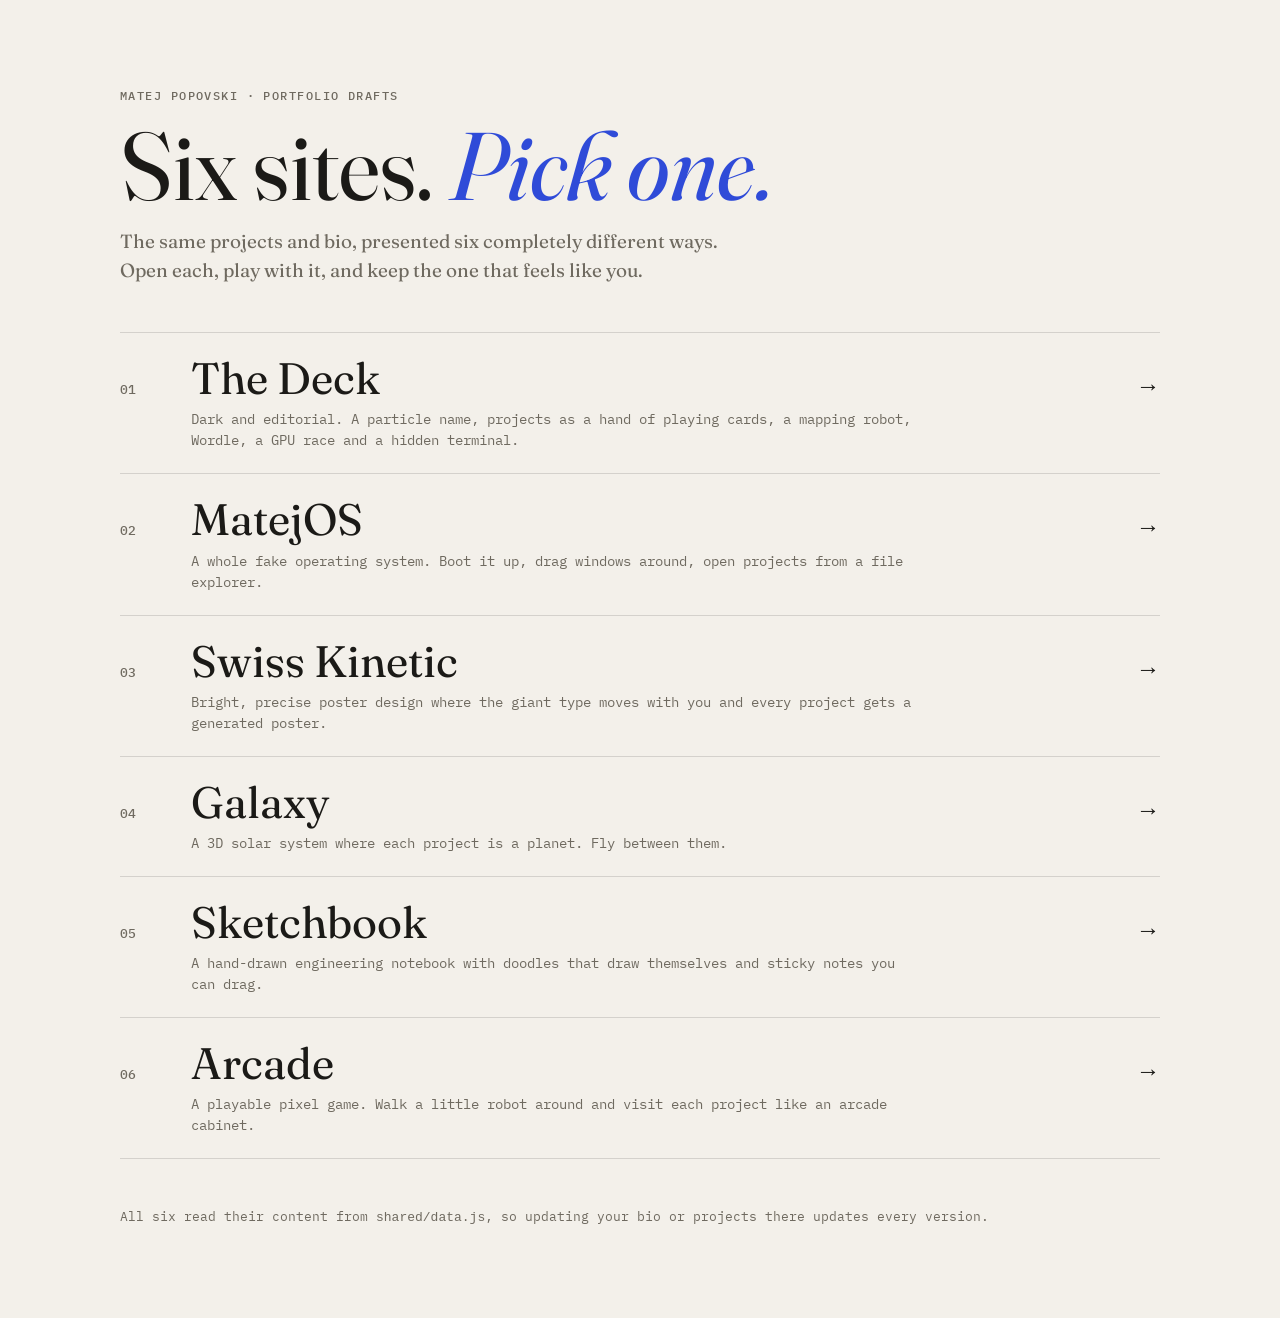
<file: index.html>
<!doctype html>
<html lang="en">
<head>
  <meta charset="utf-8" />
  <meta name="viewport" content="width=device-width, initial-scale=1" />
  <title>Matej Popovski · Pick a Design</title>
  <link rel="preconnect" href="https://fonts.googleapis.com" />
  <link rel="preconnect" href="https://fonts.gstatic.com" crossorigin />
  <link href="https://fonts.googleapis.com/css2?family=Fraunces:ital,opsz,wght@0,9..144,400;0,9..144,600;1,9..144,400&family=IBM+Plex+Mono:wght@400;500&display=swap" rel="stylesheet" />
  <style>
    /* Layout: a single column of six numbered rows, one per design, each a big link. */
    :root {
      --bg: #f3f0ea; --fg: #1b1a17; --muted: #6f6a60; --line: rgba(27,26,23,.14); --accent: #2f4bd8;
      --display: "Fraunces", Georgia, serif; --mono: "IBM Plex Mono", ui-monospace, monospace;
    }
    @media (prefers-color-scheme: dark) {
      :root { --bg: #131210; --fg: #f1ece2; --muted: #9a9387; --line: rgba(241,236,226,.14); --accent: #8ea0ff; color-scheme: dark; }
    }
    * { box-sizing: border-box; }
    body { margin: 0; background: var(--bg); color: var(--fg); font-family: var(--display); padding: 0 16px; }
    main { max-width: 1040px; margin: 0 auto; padding-block: clamp(48px, 10vh, 120px); }
    .eyebrow { font: 500 12px/1 var(--mono); letter-spacing: .12em; text-transform: uppercase; color: var(--muted); }
    h1 { font-size: clamp(44px, 8vw, 96px); line-height: .95; font-weight: 400; margin: 18px 0 16px; text-wrap: balance; }
    h1 em { color: var(--accent); }
    .lede { font-size: 19px; line-height: 1.5; color: var(--muted); max-width: 34em; margin: 0 0 48px; }
    ol { list-style: none; margin: 0; padding: 0; border-top: 1px solid var(--line); counter-reset: v; }
    li a {
      display: grid; grid-template-columns: 3.2em 1fr auto; gap: 8px 20px; align-items: baseline;
      padding: 22px 0; border-bottom: 1px solid var(--line); color: inherit; text-decoration: none;
      transition: padding .4s cubic-bezier(.22,1,.36,1), color .3s;
    }
    li a:hover, li a:focus-visible { padding-left: 12px; color: var(--accent); outline: none; }
    .n { font: 500 13px var(--mono); color: var(--muted); }
    .name { font-size: clamp(28px, 4vw, 44px); line-height: 1.05; }
    .desc { grid-column: 2; font: 400 14px/1.5 var(--mono); color: var(--muted); max-width: 52em; }
    .go { font-size: 24px; grid-row: 1; grid-column: 3; transition: transform .4s cubic-bezier(.22,1,.36,1); }
    li a:hover .go { transform: translateX(6px); }
    footer { margin-top: 48px; font: 400 13px/1.6 var(--mono); color: var(--muted); }
    @media (max-width: 560px) { li a { grid-template-columns: 2.4em 1fr auto; } }
    @media (prefers-reduced-motion: reduce) { * { transition: none !important; } }
  </style>
</head>
<body>
  <main>
    <div class="eyebrow">Matej Popovski · portfolio drafts</div>
    <h1>Six sites. <em>Pick one.</em></h1>
    <p class="lede">The same projects and bio, presented six completely different ways. Open each, play with it, and keep the one that feels like you.</p>
    <ol>
      <li><a href="v1-deck/"><span class="n">01</span><span class="name">The Deck</span><span class="go">→</span><span class="desc">Dark and editorial. A particle name, projects as a hand of playing cards, a mapping robot, Wordle, a GPU race and a hidden terminal.</span></a></li>
      <li><a href="v2-desktop-os/"><span class="n">02</span><span class="name">MatejOS</span><span class="go">→</span><span class="desc">A whole fake operating system. Boot it up, drag windows around, open projects from a file explorer.</span></a></li>
      <li><a href="v3-swiss/"><span class="n">03</span><span class="name">Swiss Kinetic</span><span class="go">→</span><span class="desc">Bright, precise poster design where the giant type moves with you and every project gets a generated poster.</span></a></li>
      <li><a href="v4-galaxy/"><span class="n">04</span><span class="name">Galaxy</span><span class="go">→</span><span class="desc">A 3D solar system where each project is a planet. Fly between them.</span></a></li>
      <li><a href="v5-sketchbook/"><span class="n">05</span><span class="name">Sketchbook</span><span class="go">→</span><span class="desc">A hand-drawn engineering notebook with doodles that draw themselves and sticky notes you can drag.</span></a></li>
      <li><a href="v6-arcade/"><span class="n">06</span><span class="name">Arcade</span><span class="go">→</span><span class="desc">A playable pixel game. Walk a little robot around and visit each project like an arcade cabinet.</span></a></li>
    </ol>
    <footer>All six read their content from <code>shared/data.js</code>, so updating your bio or projects there updates every version.</footer>
  </main>
</body>
</html>
</file>
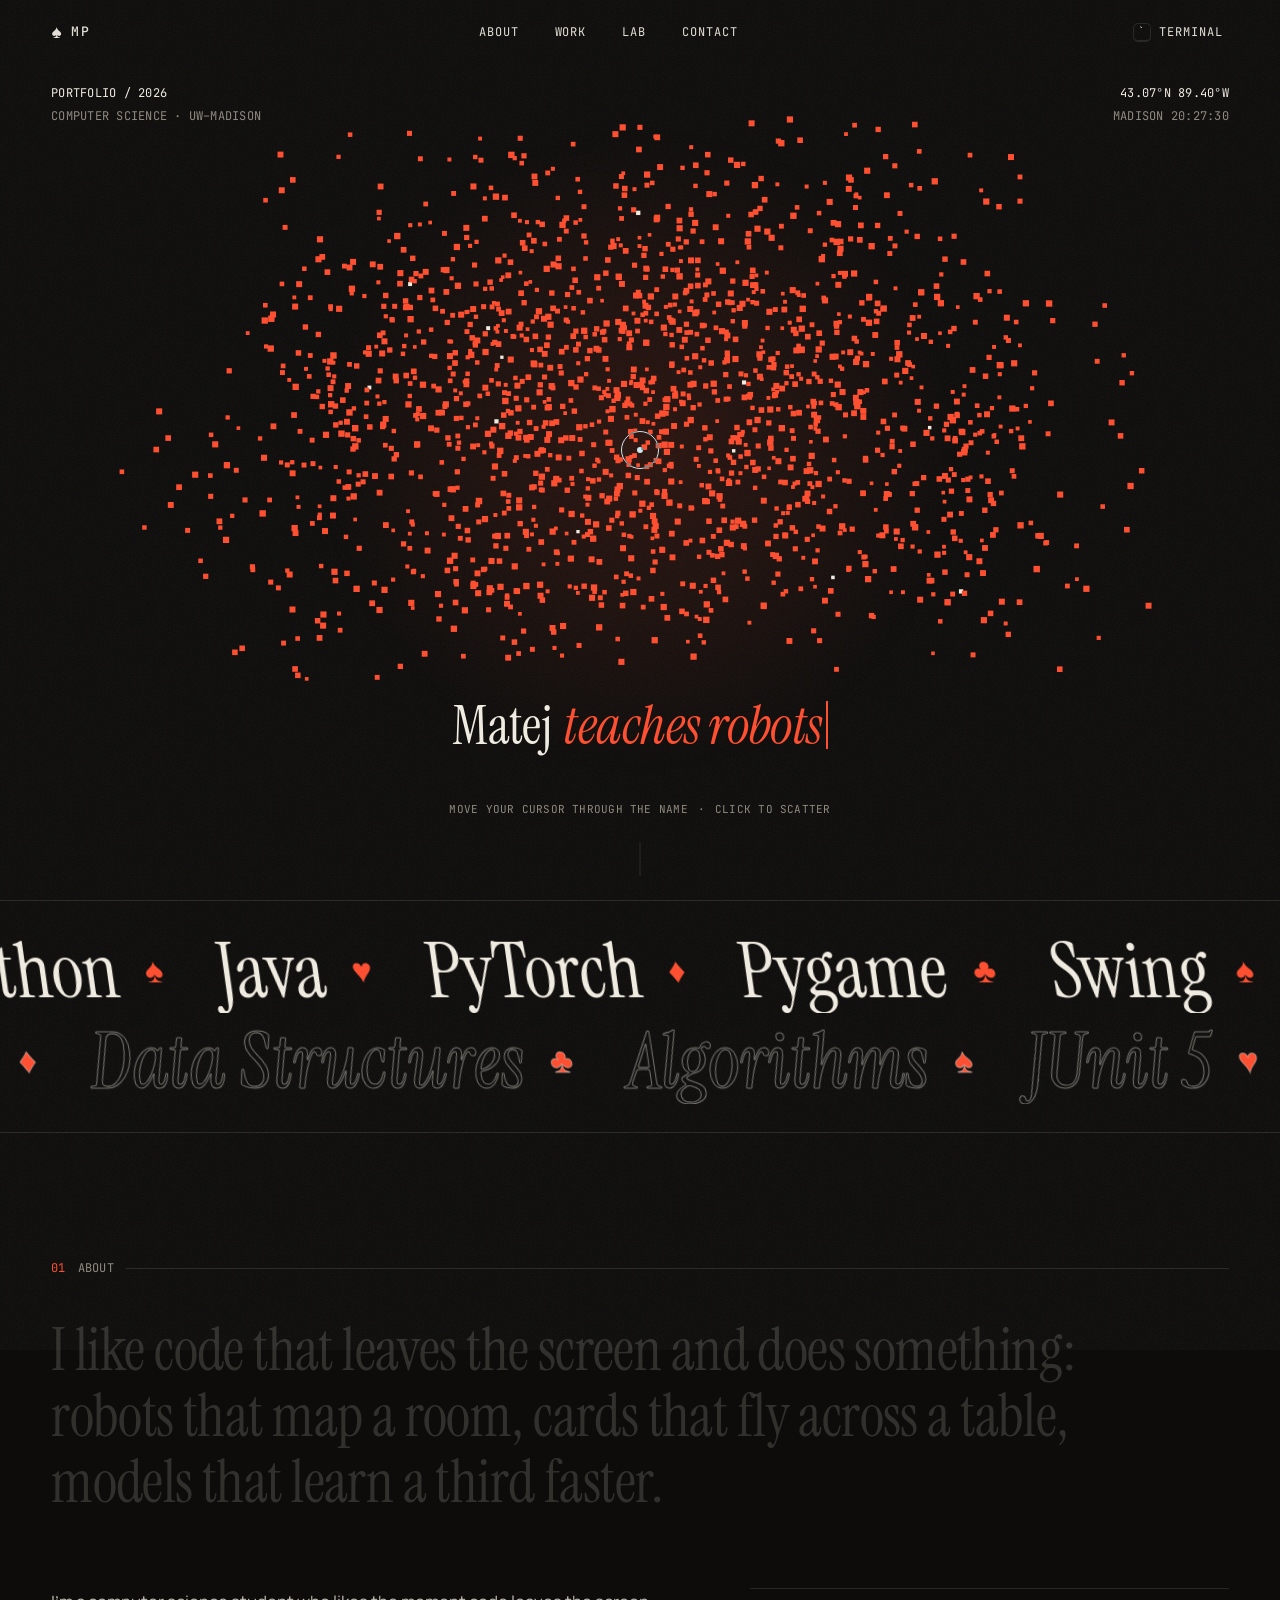
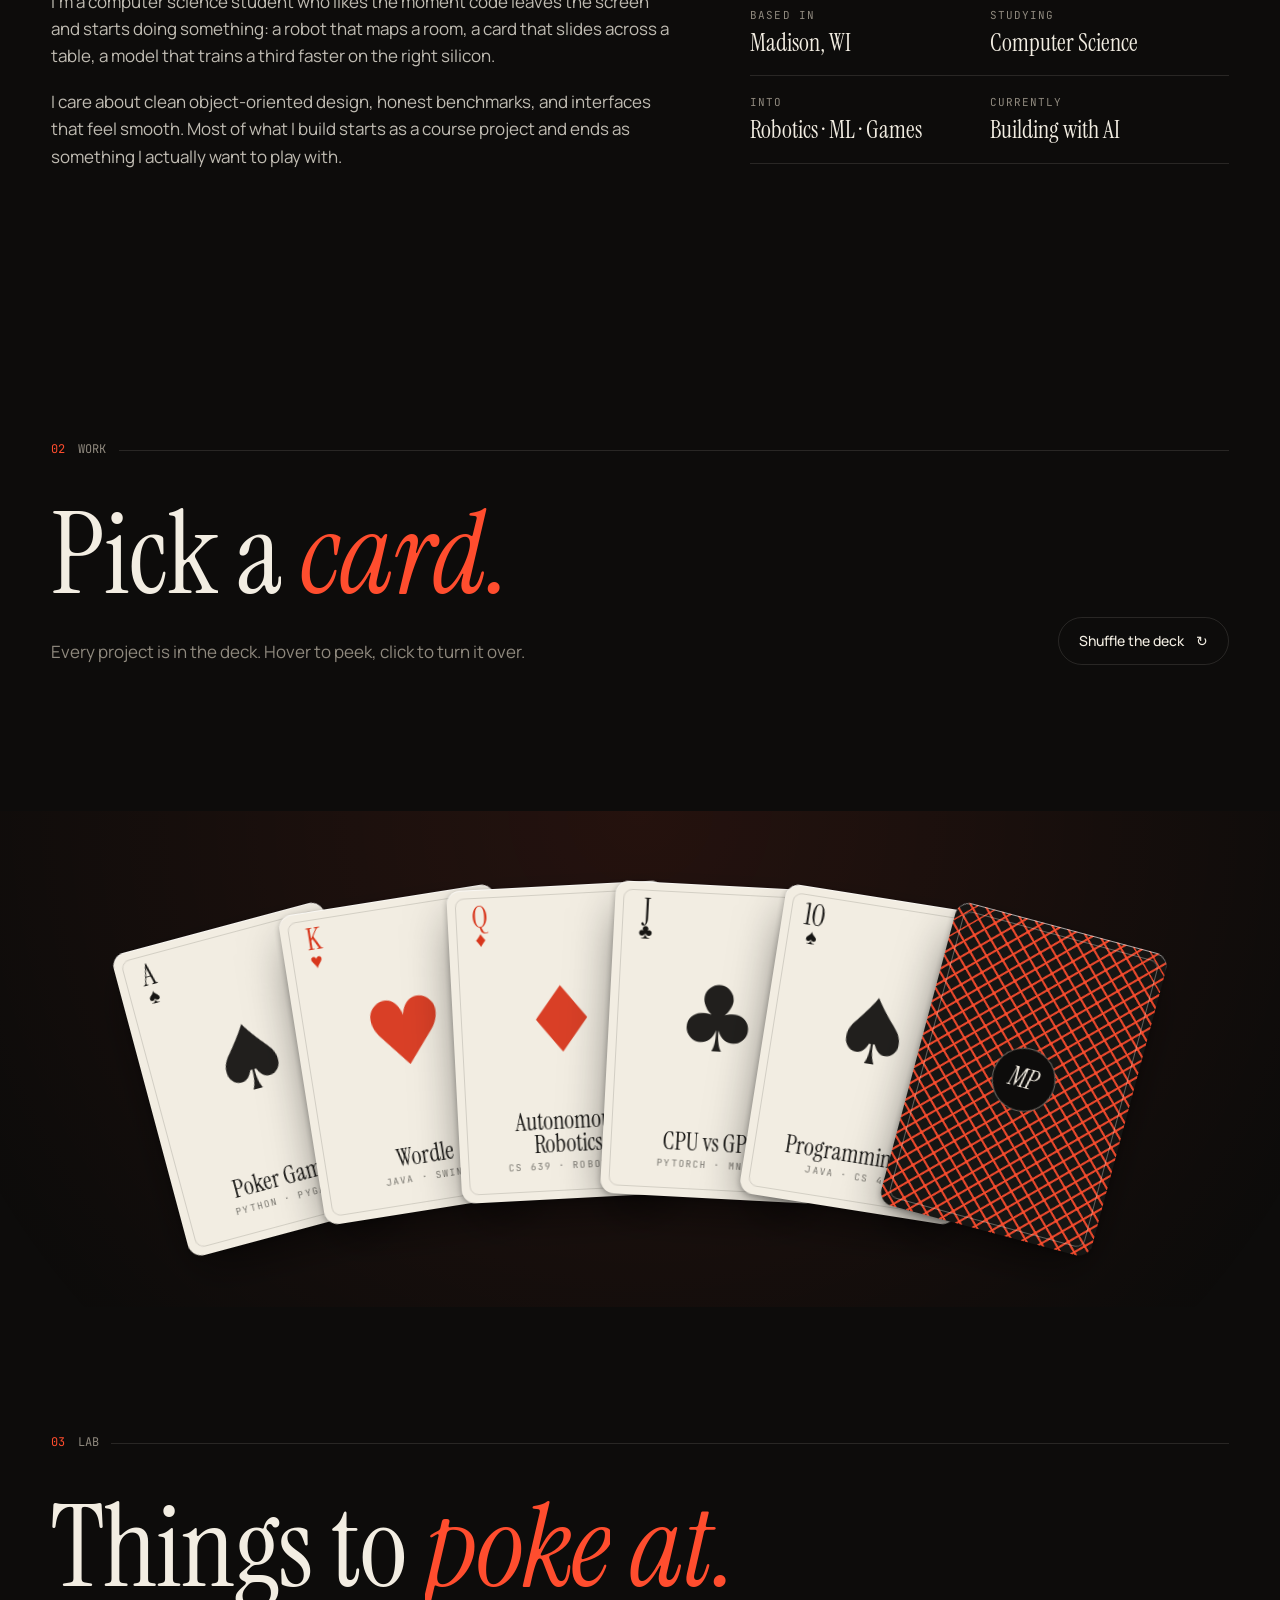
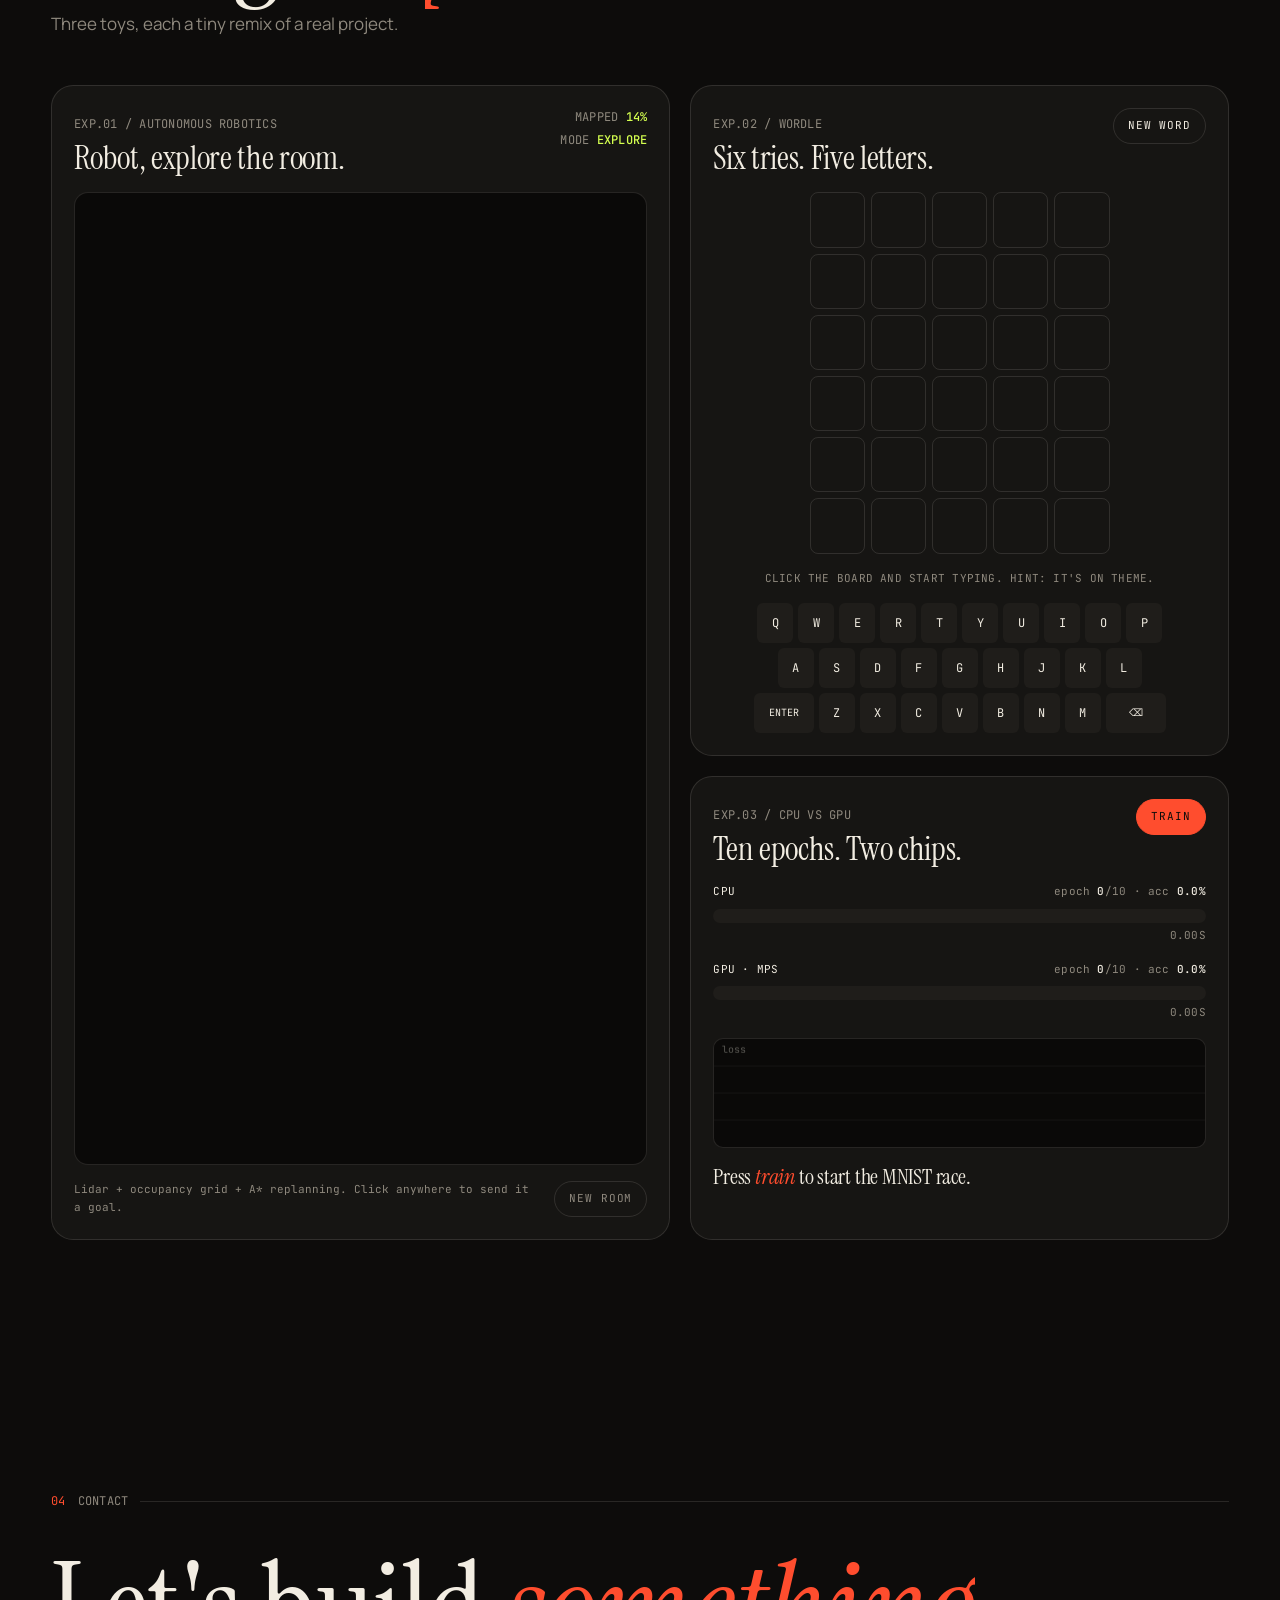
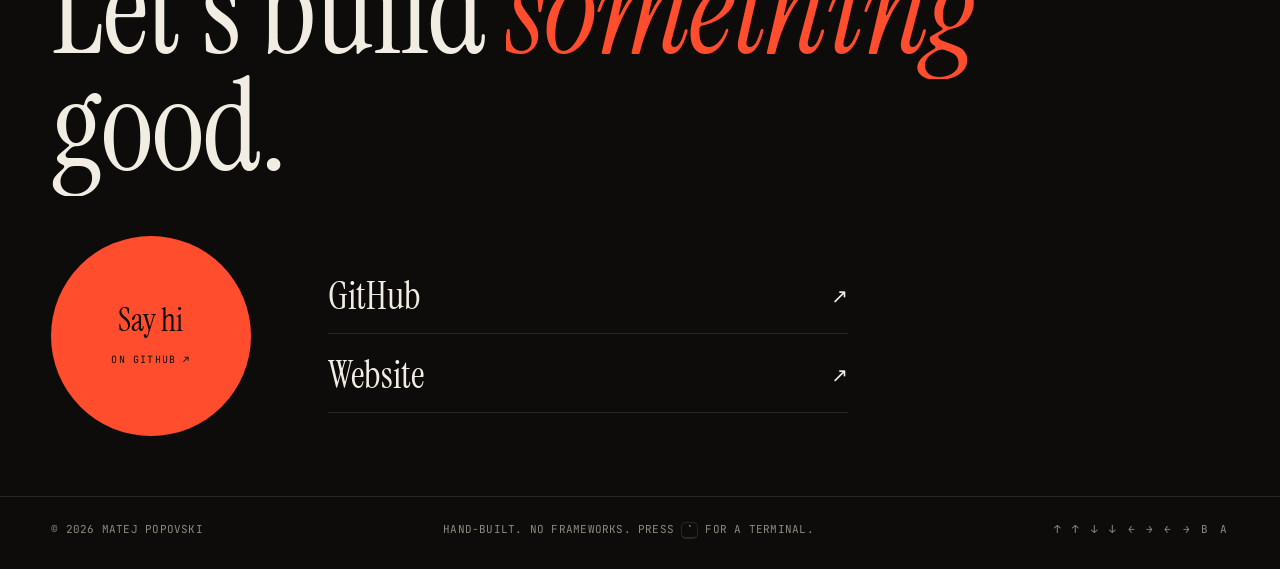
<file: v1-deck/index.html>
<!doctype html>
<html lang="en">
<head>
  <meta charset="utf-8" />
  <meta name="viewport" content="width=device-width, initial-scale=1" />
  <title>Matej Popovski</title>
  <meta name="description" content="Matej Popovski: computer science, robotics, machine learning and games. Pick a card." />
  <meta name="theme-color" content="#0d0c0b" />
  <meta property="og:title" content="Matej Popovski" />
  <meta property="og:description" content="Computer science, robotics, machine learning and games. Pick a card." />
  <link rel="icon" href="data:image/svg+xml,%3Csvg xmlns='http://www.w3.org/2000/svg' viewBox='0 0 64 64'%3E%3Crect width='64' height='64' rx='14' fill='%230d0c0b'/%3E%3Ctext x='32' y='45' font-size='38' text-anchor='middle' fill='%23ff4d2e'%3E%E2%99%A0%3C/text%3E%3C/svg%3E" />
  <link rel="preconnect" href="https://fonts.googleapis.com" />
  <link rel="preconnect" href="https://fonts.gstatic.com" crossorigin />
  <link href="https://fonts.googleapis.com/css2?family=Instrument+Serif:ital@0;1&family=JetBrains+Mono:wght@400;500&family=Manrope:wght@300;400;500;600;700&display=swap" rel="stylesheet" />
  <link rel="stylesheet" href="assets/css/style.css" />
</head>
<body class="is-loading">
  <!-- Loader -->
  <div class="loader" aria-hidden="true">
    <div class="loader__deck">
      <span class="loader__card">♠</span><span class="loader__card">♥</span><span class="loader__card">♦</span><span class="loader__card">♣</span>
    </div>
    <div class="loader__count"><span id="loaderCount">00</span></div>
    <div class="loader__label">shuffling the deck</div>
  </div>

  <!-- Cursor -->
  <div class="cursor" aria-hidden="true"><div class="cursor__dot"></div><div class="cursor__ring"><span class="cursor__label"></span></div></div>
  <div class="glow" aria-hidden="true"></div>
  <div class="grain" aria-hidden="true"></div>

  <!-- Nav -->
  <header class="nav">
    <a href="#top" class="nav__logo" data-cursor="home" aria-label="Back to top"><span class="nav__suit">♠</span> MP</a>
    <nav class="nav__links" aria-label="Sections">
      <a href="#about" data-cursor="go">About</a>
      <a href="#work" data-cursor="go">Work</a>
      <a href="#lab" data-cursor="go">Lab</a>
      <a href="#contact" data-cursor="go">Contact</a>
    </nav>
    <button class="nav__term" id="termOpen" data-cursor="hack" aria-label="Open terminal"><span class="kbd">`</span> terminal</button>
  </header>

  <main id="top">
    <!-- Hero -->
    <section class="hero" id="hero">
      <canvas id="heroCanvas" aria-hidden="true"></canvas>
      <h1 class="sr-only">Matej Popovski</h1>
      <div class="hero__meta hero__meta--tl">
        <span class="mono">Portfolio / 2026</span>
        <span class="mono muted" id="role"></span>
      </div>
      <div class="hero__meta hero__meta--tr mono">
        <span>43.07°N 89.40°W</span>
        <span class="muted">Madison <span id="clock">--:--:--</span></span>
      </div>
      <div class="hero__line">
        <span class="serif">Matej</span>
        <span class="hero__verb serif"><em id="verb"></em><span class="caret"></span></span>
      </div>
      <div class="hero__hint mono muted">
        <span>move your cursor through the name</span>
        <span class="dot">·</span>
        <span>click to scatter</span>
      </div>
      <a href="#about" class="hero__scroll" data-cursor="scroll" aria-label="Scroll down">
        <span class="hero__scroll-track"><span class="hero__scroll-thumb"></span></span>
      </a>
    </section>

    <!-- Marquee -->
    <section class="marquee" aria-label="Skills">
      <div class="marquee__row" data-dir="1"><div class="marquee__inner" id="mq1"></div></div>
      <div class="marquee__row marquee__row--alt" data-dir="-1"><div class="marquee__inner" id="mq2"></div></div>
    </section>

    <!-- About -->
    <section class="about" id="about">
      <div class="section-label mono"><span>01</span> About</div>
      <p class="about__big serif" id="aboutBig"></p>
      <div class="about__grid">
        <div class="about__text" id="aboutText"></div>
        <dl class="about__facts" id="facts"></dl>
      </div>
    </section>

    <!-- Work -->
    <section class="work" id="work">
      <div class="section-label mono"><span>02</span> Work</div>
      <div class="work__head">
        <h2 class="work__title serif" data-split>Pick a <em>card.</em></h2>
        <p class="work__sub">Every project is in the deck. Hover to peek, click to turn it over.</p>
        <button class="btn" id="shuffle" data-cursor="shuffle"><span>Shuffle the deck</span><span class="btn__icon">↻</span></button>
      </div>
      <div class="hand" id="hand"></div>
      <div class="table-felt" aria-hidden="true"></div>
    </section>

    <!-- Lab -->
    <section class="lab" id="lab">
      <div class="section-label mono"><span>03</span> Lab</div>
      <h2 class="lab__title serif" data-split>Things to <em>poke at.</em></h2>
      <p class="lab__sub">Three toys, each a tiny remix of a real project.</p>

      <div class="lab__grid">
        <article class="panel panel--robot" data-reveal>
          <header class="panel__head">
            <div>
              <span class="mono muted">exp.01 / autonomous robotics</span>
              <h3 class="serif">Robot, explore the room.</h3>
            </div>
            <div class="panel__stats mono">
              <span>mapped <b id="mapped">0%</b></span>
              <span>mode <b id="robotMode">explore</b></span>
            </div>
          </header>
          <div class="robot-wrap" data-cursor="goal">
            <canvas id="robotCanvas"></canvas>
          </div>
          <footer class="panel__foot mono muted">
            <span>Lidar + occupancy grid + A* replanning. Click anywhere to send it a goal.</span>
            <button class="chip" id="robotReset" data-cursor="new">new room</button>
          </footer>
        </article>

        <article class="panel panel--wordle" data-reveal id="wordlePanel">
          <header class="panel__head">
            <div>
              <span class="mono muted">exp.02 / wordle</span>
              <h3 class="serif">Six tries. Five letters.</h3>
            </div>
            <button class="chip" id="wordleNew" data-cursor="new">new word</button>
          </header>
          <div class="wordle" id="wordle" tabindex="0" aria-label="Wordle board. Type letters to guess."></div>
          <div class="wordle__msg mono" id="wordleMsg">Click the board and start typing.</div>
          <div class="keys" id="keys"></div>
        </article>

        <article class="panel panel--race" data-reveal>
          <header class="panel__head">
            <div>
              <span class="mono muted">exp.03 / cpu vs gpu</span>
              <h3 class="serif">Ten epochs. Two chips.</h3>
            </div>
            <button class="chip chip--accent" id="raceGo" data-cursor="train">train</button>
          </header>
          <div class="race">
            <div class="lane" id="laneCpu">
              <div class="lane__top mono"><span>CPU</span><span class="lane__stat">epoch <b>0</b>/10 · acc <b>0.0%</b></span></div>
              <div class="lane__bar"><div class="lane__fill"></div></div>
              <div class="lane__time mono muted">0.00s</div>
            </div>
            <div class="lane lane--gpu" id="laneGpu">
              <div class="lane__top mono"><span>GPU · MPS</span><span class="lane__stat">epoch <b>0</b>/10 · acc <b>0.0%</b></span></div>
              <div class="lane__bar"><div class="lane__fill"></div></div>
              <div class="lane__time mono muted">0.00s</div>
            </div>
            <canvas id="lossCanvas" aria-label="Loss curves"></canvas>
            <div class="race__verdict serif" id="raceVerdict">Press <em>train</em> to start the MNIST race.</div>
          </div>
        </article>
      </div>
    </section>

    <!-- Contact -->
    <section class="contact" id="contact">
      <div class="section-label mono"><span>04</span> Contact</div>
      <h2 class="contact__title serif" data-split>Let's build <em>something</em> good.</h2>
      <div class="contact__row">
        <a class="magnet" href="https://github.com/matejpopovski" target="_blank" rel="noopener" data-cursor="say hi">
          <span class="magnet__inner">Say hi<br/><small>on GitHub ↗</small></span>
        </a>
        <ul class="contact__links" id="links"></ul>
      </div>
    </section>
  </main>

  <footer class="footer mono muted">
    <span>© <span id="year"></span> Matej Popovski</span>
    <span class="footer__mid">Hand-built. No frameworks. Press <span class="kbd">`</span> for a terminal.</span>
    <span class="footer__konami" title="try it">↑ ↑ ↓ ↓ ← → ← → B A</span>
  </footer>

  <!-- Card detail overlay -->
  <div class="spotlight" id="spotlight" aria-hidden="true">
    <div class="spotlight__card" id="spotCard"></div>
    <div class="spotlight__hint mono muted">click anywhere or press esc to put it back</div>
  </div>

  <!-- Terminal -->
  <div class="term" id="term" aria-hidden="true" role="dialog" aria-label="Terminal">
    <div class="term__win">
      <div class="term__bar"><i></i><i></i><i></i><span class="mono">matej@portfolio: ~</span><button class="term__x" id="termClose" aria-label="Close terminal">×</button></div>
      <div class="term__body mono" id="termBody"></div>
      <form class="term__form mono" id="termForm" autocomplete="off">
        <label for="termInput">❯</label>
        <input id="termInput" spellcheck="false" autocapitalize="off" />
      </form>
    </div>
  </div>

  <canvas id="fx" aria-hidden="true"></canvas>

  <script src="../shared/data.js"></script>
  <script src="assets/js/main.js"></script>
</body>
</html>
</file>
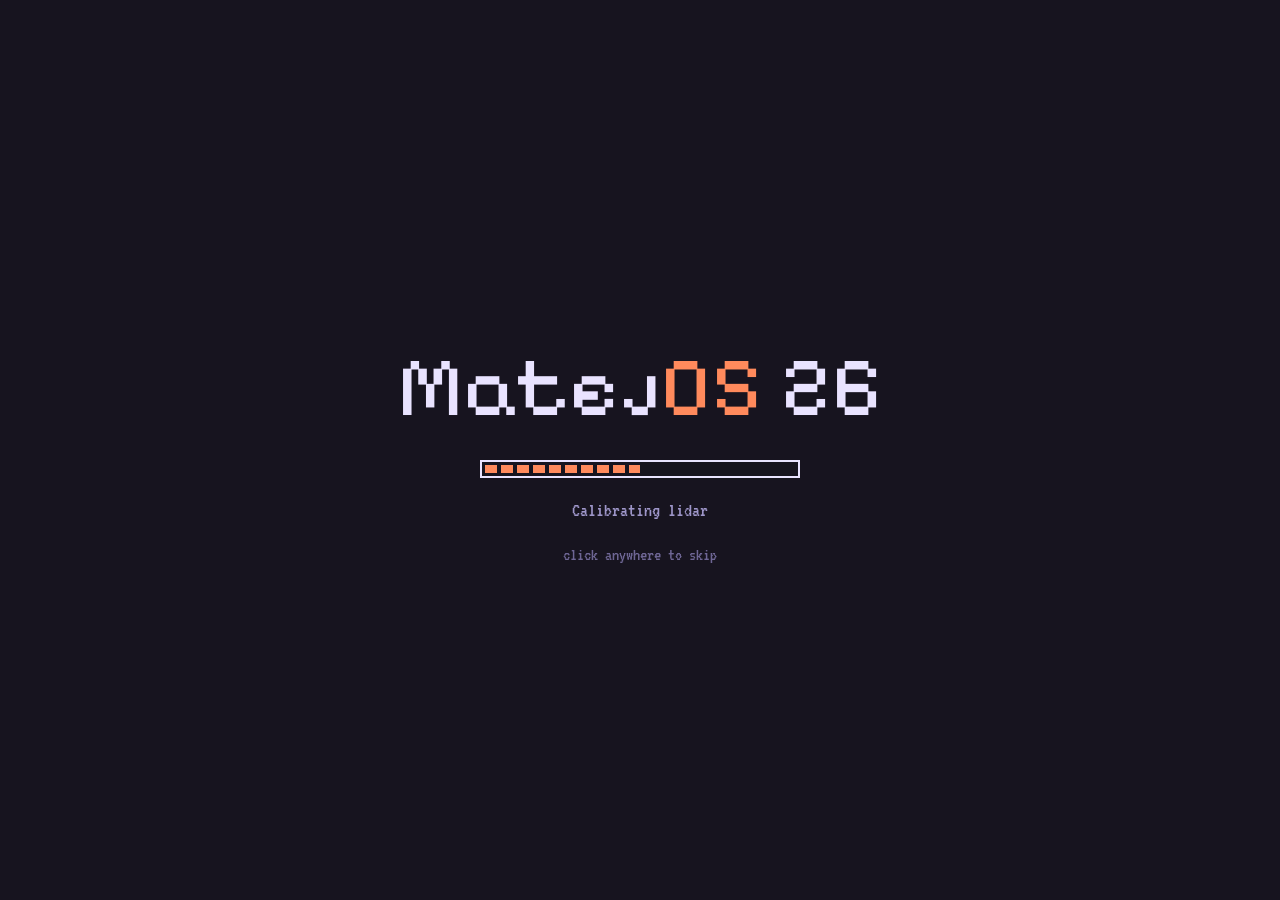
<file: v2-desktop-os/index.html>
<!doctype html>
<html lang="en">
<head>
<meta charset="utf-8" />
<meta name="viewport" content="width=device-width, initial-scale=1" />
<title>MatejOS</title>
<meta name="description" content="Matej Popovski's portfolio, as a tiny operating system." />
<link rel="preconnect" href="https://fonts.googleapis.com" />
<link rel="preconnect" href="https://fonts.gstatic.com" crossorigin />
<link href="https://fonts.googleapis.com/css2?family=Pixelify+Sans:wght@400;600&family=Atkinson+Hyperlegible:wght@400;700&family=VT323&display=swap" rel="stylesheet" />
<style>
/* Layout: a full-screen desktop with icons, floating windows and a taskbar; phones get a home screen with full-screen app sheets. */
:root {
  --wall-a: #b9b3f5; --wall-b: #a79ff0;
  --chrome: #efe9dc; --chrome-hi: #fffaf0; --chrome-lo: #9c9384; --chrome-dk: #4a4438;
  --title-a: #ff8a5c; --title-b: #ffb35c; --title-off: #c9c1b2;
  --ink: #1f1b16; --muted: #6c6455; --paper: #fffdf8; --sel: #3d5afe; --ok: #2fa36b;
  --pixel: "Pixelify Sans", "Courier New", monospace;
  --ui: "Atkinson Hyperlegible", system-ui, sans-serif;
  --term: "VT323", ui-monospace, monospace;
  color-scheme: light;
}
* { box-sizing: border-box; }
html, body { height: 100%; }
body {
  margin: 0; overflow: hidden; font-family: var(--ui); color: var(--ink); font-size: 15px;
  background:
    radial-gradient(circle at 1px 1px, rgba(255,255,255,.35) 1px, transparent 1.5px) 0 0 / 6px 6px,
    linear-gradient(160deg, var(--wall-a), var(--wall-b) 60%, #f3a9c9);
  user-select: none; -webkit-user-select: none;
}
button { font: inherit; color: inherit; cursor: pointer; }
a { color: var(--sel); }
:focus-visible { outline: 2px dashed var(--sel); outline-offset: 2px; }

/* bevels */
.bevel { background: var(--chrome); box-shadow: inset 1px 1px 0 var(--chrome-hi), inset -1px -1px 0 var(--chrome-lo), 0 0 0 1px var(--chrome-dk); }
.bevel-in { background: var(--paper); box-shadow: inset 1px 1px 0 var(--chrome-lo), inset -1px -1px 0 var(--chrome-hi), 0 0 0 1px var(--chrome-dk); }
.btn { border: 0; padding: 6px 14px; border-radius: 3px; font-family: var(--pixel); font-size: 14px; }
.btn.bevel:active { box-shadow: inset 1px 1px 0 var(--chrome-lo), inset -1px -1px 0 var(--chrome-hi), 0 0 0 1px var(--chrome-dk); }

/* boot */
#boot { position: fixed; inset: 0; z-index: 1000; background: #17141f; color: #e9e3ff; display: grid; place-items: center; align-content: center; gap: 22px; font-family: var(--pixel); transition: opacity .6s; }
#boot.gone { opacity: 0; pointer-events: none; }
#boot .logo { font-size: clamp(40px, 9vw, 84px); letter-spacing: .02em; }
#boot .logo span { color: var(--title-a); }
#boot .bar { width: min(320px, 70vw); height: 18px; padding: 3px; border: 2px solid #e9e3ff; }
#boot .bar i { display: block; height: 100%; width: 0; background: repeating-linear-gradient(90deg, var(--title-a) 0 12px, transparent 12px 16px); transition: width .15s steps(4); }
#boot .log { font-family: var(--term); font-size: 20px; color: #9e96c9; min-height: 1.2em; }
#boot .skip { font-family: var(--term); font-size: 18px; color: #6e6694; }

/* desktop */
#desktop { position: fixed; inset: 0 0 44px 0; }
#icons { position: absolute; top: 16px; left: 16px; display: grid; grid-auto-flow: column; grid-template-rows: repeat(auto-fill, 96px); gap: 6px 10px; height: calc(100% - 32px); }
.icon { width: 88px; display: grid; justify-items: center; gap: 6px; padding: 6px 2px; background: none; border: 0; border-radius: 4px; text-align: center; }
.icon svg { width: 44px; height: 44px; filter: drop-shadow(2px 2px 0 rgba(31,27,22,.25)); }
.icon span { font-family: var(--pixel); font-size: 13px; line-height: 1.15; color: #fff; text-shadow: 1px 1px 0 rgba(31,27,22,.6); padding: 1px 4px; border-radius: 2px; }
.icon.sel span, .icon:focus-visible span { background: var(--sel); text-shadow: none; }
.icon:focus-visible { outline: none; }
#sticky { position: absolute; right: 28px; top: 28px; width: 210px; padding: 16px 16px 20px; background: #fff7a8; transform: rotate(2deg); box-shadow: 3px 4px 0 rgba(31,27,22,.18); font-family: var(--pixel); font-size: 15px; line-height: 1.35; }
#sticky b { display: block; font-size: 18px; margin-bottom: 6px; }

/* windows */
.win { position: absolute; display: flex; flex-direction: column; min-width: 260px; max-width: calc(100vw - 16px); border-radius: 6px; overflow: hidden; transform-origin: var(--ox, 50%) var(--oy, 50%);
  animation: winIn .32s cubic-bezier(.2,1.3,.4,1) both; }
.win.closing { animation: winOut .2s ease-in both; }
.win.min { animation: winMin .28s ease-in both; }
@keyframes winIn { from { transform: scale(.4); opacity: 0; } }
@keyframes winOut { to { transform: scale(.85); opacity: 0; } }
@keyframes winMin { to { transform: translateY(60vh) scale(.2); opacity: 0; } }
.win.max { left: 0 !important; top: 0 !important; width: 100% !important; height: 100% !important; border-radius: 0; }
.titlebar { display: flex; align-items: center; gap: 8px; padding: 6px 6px 6px 10px; cursor: grab; touch-action: none;
  background: repeating-linear-gradient(0deg, transparent 0 3px, rgba(255,255,255,.28) 3px 4px), linear-gradient(90deg, var(--title-a), var(--title-b)); }
.win:not(.focus) .titlebar { background: repeating-linear-gradient(0deg, transparent 0 3px, rgba(255,255,255,.28) 3px 4px), var(--title-off); }
.titlebar:active { cursor: grabbing; }
.titlebar .t { flex: 1; font-family: var(--pixel); font-size: 15px; font-weight: 600; color: #fff; text-shadow: 1px 1px 0 rgba(31,27,22,.35); white-space: nowrap; overflow: hidden; text-overflow: ellipsis; }
.tb { width: 22px; height: 20px; border: 0; padding: 0; display: grid; place-items: center; font-family: var(--pixel); font-size: 13px; line-height: 1; border-radius: 3px; }
.menubar { display: flex; gap: 14px; padding: 4px 10px; font-size: 13px; border-bottom: 1px solid var(--chrome-lo); }
.menubar span:first-letter { text-decoration: underline; }
.body { flex: 1; overflow: auto; padding: 12px; min-height: 0; }
.status { padding: 4px 10px; font-size: 12px; color: var(--muted); border-top: 1px solid var(--chrome-lo); display: flex; justify-content: space-between; gap: 8px; }

/* app contents */
.doc { padding: 18px 20px; line-height: 1.6; max-width: 62ch; user-select: text; -webkit-user-select: text; }
.doc h1 { font-family: var(--pixel); font-weight: 600; font-size: 30px; line-height: 1.1; margin: 0 0 6px; }
.doc .role { color: var(--muted); margin: 0 0 14px; }
.doc p { margin: 0 0 12px; }
.facts { display: grid; grid-template-columns: repeat(2, minmax(0,1fr)); gap: 8px; margin-top: 14px; }
.facts div { padding: 8px 10px; }
.facts small { display: block; color: var(--muted); font-size: 11px; text-transform: uppercase; letter-spacing: .08em; }
.facts b { font-family: var(--pixel); font-weight: 400; font-size: 16px; }
.files { display: grid; grid-template-columns: repeat(auto-fill, minmax(104px, 1fr)); gap: 8px; padding: 10px; }
.file { display: grid; justify-items: center; gap: 6px; padding: 8px 4px; border: 0; background: none; border-radius: 4px; text-align: center; font-size: 13px; line-height: 1.2; }
.file svg { width: 44px; height: 44px; }
.file:hover, .file.sel { background: rgba(61,90,254,.12); }
.proj { padding: 18px 20px; display: grid; gap: 12px; max-width: 60ch; user-select: text; -webkit-user-select: text; }
.proj .tag { font-family: var(--term); font-size: 19px; color: var(--muted); }
.proj h2 { font-family: var(--pixel); font-size: 28px; margin: 0; line-height: 1.05; }
.proj ul { margin: 0; padding-left: 18px; }
.proj .actions { display: flex; gap: 10px; flex-wrap: wrap; }
.proj .actions a { text-decoration: none; color: var(--ink); }
.task { width: 100%; border-collapse: collapse; font-size: 13px; font-variant-numeric: tabular-nums; }
.task th { text-align: left; font-weight: 700; padding: 6px 8px; border-bottom: 1px solid var(--chrome-lo); position: sticky; top: 0; background: var(--paper); }
.task td { padding: 5px 8px; border-bottom: 1px dotted #e3dccd; }
.task .meter { height: 10px; background: #ece5d6; width: 100%; min-width: 60px; }
.task .meter i { display: block; height: 100%; background: var(--ok); transition: width .6s; }
.graph { height: 70px; margin: 10px 0 0; background: #13201a; display: block; width: 100%; }
.paint { display: flex; flex-direction: column; gap: 8px; height: 100%; }
.paint .tools { display: flex; gap: 6px; flex-wrap: wrap; align-items: center; }
.swatch { width: 24px; height: 24px; border: 0; border-radius: 3px; box-shadow: 0 0 0 1px var(--chrome-dk); }
.swatch.on { box-shadow: 0 0 0 2px var(--sel); }
.paint canvas { flex: 1; width: 100%; min-height: 200px; background: #fff; touch-action: none; cursor: crosshair; }
.mines { display: grid; gap: 10px; justify-items: center; }
.mines .hud { display: flex; gap: 10px; align-items: center; font-family: var(--term); font-size: 24px; }
.mines .hud span { background: #1b1410; color: #ff5b3d; padding: 0 8px; min-width: 52px; text-align: center; }
.grid { display: grid; grid-template-columns: repeat(9, 28px); }
.cell { width: 28px; height: 28px; border: 0; padding: 0; font-family: var(--pixel); font-weight: 600; font-size: 15px; display: grid; place-items: center; }
.cell.open { background: #e3dccd; box-shadow: inset 0 0 0 1px #c9c0ae; }
.cell.boom { background: #ff6b5b; }
.n1 { color: #2f5bea } .n2 { color: #2f9a54 } .n3 { color: #e0452f } .n4 { color: #5b2fb5 } .n5 { color: #a0522d } .n6 { color: #138a8a }
.term { background: #120f18; color: #c9ffb0; font-family: var(--term); font-size: 20px; line-height: 1.25; padding: 12px; height: 100%; overflow: auto; user-select: text; -webkit-user-select: text; }
.term input { background: none; border: 0; outline: none; color: inherit; font: inherit; width: 80%; }
.term a { color: #ffd479; }
.links a { display: flex; justify-content: space-between; padding: 12px 14px; margin-bottom: 8px; text-decoration: none; color: var(--ink); font-family: var(--pixel); font-size: 18px; }

/* taskbar */
#taskbar { position: fixed; left: 0; right: 0; bottom: 0; height: 44px; display: flex; align-items: center; gap: 6px; padding: 5px 6px; z-index: 900; }
#start { display: flex; align-items: center; gap: 6px; height: 32px; font-weight: 600; }
#start svg { width: 18px; height: 18px; }
#tasks { flex: 1; display: flex; gap: 4px; overflow: hidden; min-width: 0; }
.taskbtn { height: 32px; max-width: 180px; flex: 0 1 180px; border: 0; border-radius: 3px; font-family: var(--pixel); font-size: 13px; text-align: left; padding: 0 10px; white-space: nowrap; overflow: hidden; text-overflow: ellipsis; }
.taskbtn.active { background: #e2dacb; box-shadow: inset 1px 1px 0 var(--chrome-lo), inset -1px -1px 0 var(--chrome-hi), 0 0 0 1px var(--chrome-dk); }
#tray { height: 32px; display: flex; align-items: center; gap: 10px; padding: 0 12px; font-family: var(--term); font-size: 21px; }
#startmenu { position: fixed; left: 6px; bottom: 48px; width: 250px; z-index: 950; display: flex; border-radius: 4px; overflow: hidden; transform-origin: bottom left; transition: transform .18s, opacity .18s; }
#startmenu[hidden] { display: flex !important; transform: scaleY(.6); opacity: 0; pointer-events: none; }
#startmenu .side { width: 30px; background: linear-gradient(0deg, var(--title-a), var(--title-b)); display: flex; align-items: flex-end; justify-content: center; padding-bottom: 10px; }
#startmenu .side b { writing-mode: vertical-rl; transform: rotate(180deg); font-family: var(--pixel); color: #fff; font-size: 20px; letter-spacing: .04em; }
#startmenu ul { list-style: none; margin: 0; padding: 4px; flex: 1; }
#startmenu li button { width: 100%; display: flex; align-items: center; gap: 10px; padding: 7px 8px; border: 0; background: none; text-align: left; font-size: 14px; border-radius: 3px; }
#startmenu li button:hover, #startmenu li button:focus-visible { background: var(--sel); color: #fff; outline: none; }
#startmenu li svg { width: 22px; height: 22px; }
#startmenu hr { border: 0; border-top: 1px solid var(--chrome-lo); margin: 4px 0; }

/* overlays */
#bsod, #shutdown, #saver { position: fixed; inset: 0; z-index: 2000; display: none; }
#bsod { background: #2240c9; color: #fff; font-family: var(--term); font-size: 24px; padding: 10vh 8vw; line-height: 1.35; }
#bsod.on, #shutdown.on, #saver.on { display: block; }
#bsod .hl { background: #fff; color: #2240c9; padding: 0 8px; }
#shutdown { background: #000; color: #ffb35c; font-family: var(--pixel); display: none; place-items: center; text-align: center; font-size: clamp(22px, 4vw, 36px); padding: 16px; }
#shutdown.on { display: grid; }
#shutdown small { display: block; font-size: 16px; color: #8a7a60; margin-top: 18px; }
#saver { background: #000; cursor: none; }
#saver canvas { width: 100%; height: 100%; display: block; }
.toast { position: fixed; right: 12px; bottom: 54px; z-index: 960; max-width: 300px; padding: 12px 14px; font-size: 14px; animation: winIn .3s cubic-bezier(.2,1.3,.4,1) both; }
.toast b { font-family: var(--pixel); display: block; margin-bottom: 2px; }

/* phone */
@media (max-width: 720px) {
  #icons { grid-auto-flow: row; grid-template-columns: repeat(4, 1fr); grid-template-rows: none; height: auto; left: 16px; right: 16px; top: 70px; gap: 18px 4px; }
  .icon { width: auto; }
  .icon svg { width: 52px; height: 52px; }
  #sticky { top: auto; bottom: 72px; left: 24px; right: 24px; width: auto; transform: rotate(-1.5deg); }
  #phonehead { display: block !important; }
  .win { left: 0 !important; top: 0 !important; width: 100% !important; height: 100% !important; border-radius: 0; min-width: 0; max-width: none; animation-name: sheetIn; }
  .win.closing, .win.min { animation-name: sheetOut; }
  .titlebar { cursor: default; padding: 10px; }
  .tb.mx { display: none; }
  .tb { width: 32px; height: 28px; font-size: 16px; }
  #tasks { display: none; }
  #taskbar { justify-content: space-between; }
  .grid { grid-template-columns: repeat(9, 32px); }
  .cell { width: 32px; height: 32px; }
}
@keyframes sheetIn { from { transform: translateY(100%); } }
@keyframes sheetOut { to { transform: translateY(100%); } }
#phonehead { display: none; position: absolute; top: 18px; left: 16px; right: 16px; color: #fff; font-family: var(--pixel); text-shadow: 1px 1px 0 rgba(31,27,22,.5); }
#phonehead b { font-size: 24px; display: block; }
@media (prefers-reduced-motion: reduce) { *, *::before, *::after { animation-duration: .001ms !important; transition-duration: .001ms !important; } }
</style>
</head>
<body>
<div id="boot" role="status" aria-live="polite">
  <div class="logo">Matej<span>OS</span> 26</div>
  <div class="bar"><i id="bootbar"></i></div>
  <div class="log" id="bootlog">Starting up…</div>
  <div class="skip">click anywhere to skip</div>
</div>

<main id="desktop" aria-label="Desktop">
  <div id="phonehead"><b>MatejOS</b><span id="phoneclock"></span></div>
  <div id="icons" role="list"></div>
  <aside id="sticky" aria-label="Note">
    <b>Welcome!</b>
    Double-click the icons. Drag windows by their title bar. The Start button has everything. Don't leave me idle too long.
  </aside>
</main>

<nav id="startmenu" class="bevel" hidden aria-label="Start menu">
  <div class="side"><b>MatejOS 26</b></div>
  <ul id="startlist"></ul>
</nav>

<footer id="taskbar" class="bevel">
  <button id="start" class="btn bevel" aria-haspopup="true" aria-expanded="false" aria-controls="startmenu"></button>
  <div id="tasks"></div>
  <div id="tray" class="bevel-in" title="Madison time"><span id="clock">--:--</span></div>
</footer>

<div id="bsod" role="alert" tabindex="-1">
  <p><span class="hl">MatejOS</span></p>
  <p>A fatal exception 0E has occurred at 0028:C0FFEE because you clicked the clock too many times.</p>
  <p>* Matej is fine. Nothing was harmed.<br />* Press any key or tap to continue to the portfolio.</p>
  <p>Press any key to continue _</p>
</div>
<div id="shutdown" role="dialog" aria-label="Shut down"><div>It's now safe to close your portfolio.<small>(or click to boot it again)</small></div></div>
<div id="saver" aria-hidden="true"><canvas id="savercv"></canvas></div>

<script src="../shared/data.js"></script>
<script>
(() => {
  "use strict";
  const D = window.PORTFOLIO;
  const $ = (s, el = document) => el.querySelector(s);
  const esc = (s) => String(s).replace(/[&<>"']/g, (c) => ({ "&": "&amp;", "<": "&lt;", ">": "&gt;", '"': "&quot;", "'": "&#39;" }[c]));
  const phone = () => matchMedia("(max-width: 720px)").matches;
  const reduced = matchMedia("(prefers-reduced-motion: reduce)").matches;

  /* ---------- pixel icons (inline SVG) ---------- */
  const I = {
    doc: '<svg viewBox="0 0 16 16" shape-rendering="crispEdges"><path fill="#fffdf8" stroke="#1f1b16" d="M3.5 1.5h6l3 3v10h-9z"/><path fill="#c9c1b2" d="M9 2v3h3z"/><path fill="#6c6455" d="M5 7h6v1H5zm0 2h6v1H5zm0 2h4v1H5z"/></svg>',
    folder: '<svg viewBox="0 0 16 16" shape-rendering="crispEdges"><path fill="#ffc94d" stroke="#1f1b16" d="M1.5 3.5h5l1 1.5h7v9h-13z"/><path fill="#ffe08a" d="M2 6h12v1H2z"/></svg>',
    chip: '<svg viewBox="0 0 16 16" shape-rendering="crispEdges"><path fill="#2fa36b" stroke="#1f1b16" d="M3.5 3.5h9v9h-9z"/><path fill="#1f1b16" d="M5 1h1v2H5zm2.5 0h1v2h-1zM10 1h1v2h-1zM5 13h1v2H5zm2.5 0h1v2h-1zM10 13h1v2h-1zM1 5h2v1H1zm0 2.5h2v1H1zM1 10h2v1H1zm12-5h2v1h-2zm0 2.5h2v1h-2zm0 2.5h2v1h-2z"/><path fill="#c9ffb0" d="M6 6h4v4H6z"/></svg>',
    paint: '<svg viewBox="0 0 16 16" shape-rendering="crispEdges"><path fill="#fffdf8" stroke="#1f1b16" d="M1.5 4.5h10v9h-10z"/><path fill="#ff8a5c" d="M3 6h3v3H3z"/><path fill="#3d5afe" d="M6 9h4v3H6z"/><path fill="#ffc94d" d="M7 6h3v2H7z"/><path fill="#8a5a2b" stroke="#1f1b16" d="M11.5 1.5l3 3-5 5-1-2z"/></svg>',
    mine: '<svg viewBox="0 0 16 16" shape-rendering="crispEdges"><path fill="#1f1b16" d="M7 1h2v2H7zM7 13h2v2H7zM1 7h2v2H1zm12 0h2v2h-2zM4 4h8v8H4z"/><path fill="#1f1b16" d="M3 5h10v6H3zM5 3h6v10H5z"/><path fill="#fff" d="M6 6h2v2H6z"/></svg>',
    link: '<svg viewBox="0 0 16 16" shape-rendering="crispEdges"><circle cx="8" cy="8" r="6.5" fill="#7fd1ff" stroke="#1f1b16"/><path fill="#2fa36b" d="M4 5h3v2H5v2H4zm5 1h3v3h-2v2H9z"/></svg>',
    trash: '<svg viewBox="0 0 16 16" shape-rendering="crispEdges"><path fill="#d8d2c4" stroke="#1f1b16" d="M3.5 4.5h9l-1 10h-7z"/><path fill="#1f1b16" d="M2 3h12v1H2zM6 1h4v2H6zM6 6h1v7H6zm3 0h1v7H9z"/></svg>',
    term: '<svg viewBox="0 0 16 16" shape-rendering="crispEdges"><path fill="#120f18" stroke="#1f1b16" d="M1.5 2.5h13v11h-13z"/><path fill="#c9ffb0" d="M3 5h1v1H3zm1 1h1v1H4zM3 7h1v1H3zm3 1h4v1H6z"/></svg>',
    star: '<svg viewBox="0 0 16 16" shape-rendering="crispEdges"><path fill="#ff8a5c" d="M6 1h4v4h4v4h-4v4H6V9H2V5h4z"/><path fill="#ffc94d" d="M7 2h2v4h4v2H9v4H7V8H3V6h4z"/></svg>',
    power: '<svg viewBox="0 0 16 16" shape-rendering="crispEdges"><circle cx="8" cy="9" r="5.5" fill="none" stroke="#e0452f" stroke-width="2"/><path fill="#fff" d="M6 2h4v4H6z"/><path fill="#e0452f" d="M7 1h2v7H7z"/></svg>',
  };

  /* ---------- apps ---------- */
  const apps = {
    about: { title: "About Me.txt", icon: "doc", w: 520, h: 470, menu: true, render: aboutApp },
    projects: { title: "Projects", icon: "folder", w: 560, h: 380, menu: true, render: projectsApp },
    skills: { title: "Skills.exe", icon: "chip", w: 460, h: 420, render: skillsApp },
    paint: { title: "Paint", icon: "paint", w: 540, h: 420, render: paintApp },
    mines: { title: "Minesweeper", icon: "mine", w: 320, h: 400, render: minesApp },
    terminal: { title: "Terminal", icon: "term", w: 540, h: 340, render: termApp },
    links: { title: "Links", icon: "link", w: 340, h: 250, render: linksApp },
    trash: { title: "Recycle Bin", icon: "trash", w: 400, h: 300, menu: true, render: trashApp },
  };
  const desktopOrder = ["about", "projects", "skills", "paint", "mines", "terminal", "links", "trash"];

  function aboutApp(body, win) {
    body.innerHTML = `<article class="doc">
      <h1>${esc(D.name)}</h1>
      <p class="role">${esc(D.role)} · ${esc(D.location)}</p>
      ${D.about.map((p) => `<p>${esc(p)}</p>`).join("")}
      <div class="facts">${D.facts.map((f) => `<div class="bevel"><small>${esc(f.k)}</small><b>${esc(f.v)}</b></div>`).join("")}</div>
      <p style="margin-top:16px">Next stop: open <button class="btn bevel" data-open="projects">Projects</button></p>
    </article>`;
    win.status(`${D.about.join(" ").split(/\s+/).length} words`, "UTF-8");
  }

  function projectsApp(body, win) {
    body.innerHTML = `<div class="files" role="list">${D.projects.map((p, i) => `
      <button class="file" role="listitem" data-p="${i}">${I.folder}<span>${esc(p.title)}</span></button>`).join("")}</div>`;
    body.querySelectorAll(".file").forEach((f) => {
      const open = () => openProject(+f.dataset.p, f);
      f.addEventListener("dblclick", open);
      f.addEventListener("click", () => { body.querySelectorAll(".file").forEach((x) => x.classList.remove("sel")); f.classList.add("sel"); if (phone()) open(); });
      f.addEventListener("keydown", (e) => { if (e.key === "Enter") { e.preventDefault(); open(); } });
    });
    win.status(`${D.projects.length} object(s)`, "double-click to open");
  }

  function openProject(i, from) {
    const p = D.projects[i];
    openWindow("proj" + i, {
      title: p.title, icon: "folder", w: 470, h: 430,
      render: (body, win) => {
        body.innerHTML = `<article class="proj">
          <div class="tag">C:\\PROJECTS\\${esc(p.title.toUpperCase().replace(/[^A-Z0-9]+/g, "_"))}</div>
          <h2>${esc(p.title)}</h2>
          <div class="tag">${esc(p.tag)}</div>
          <p style="margin:0;line-height:1.6">${esc(p.blurb)}</p>
          <ul>${p.bullets.map((b) => `<li>${esc(b)}</li>`).join("")}</ul>
          <div class="actions"><a class="btn bevel" href="${esc(p.url)}" target="_blank" rel="noopener">Open on GitHub ↗</a></div>
        </article>`;
        win.status(p.tag, "read-only");
      },
    }, from);
  }

  function skillsApp(body, win) {
    body.style.padding = "0";
    body.innerHTML = `<div style="padding:10px"><table class="task"><thead><tr><th>Process</th><th style="width:45%">CPU</th><th>%</th></tr></thead><tbody>${
      D.skills.map((s) => `<tr><td>${esc(s.toLowerCase().replace(/[^a-z0-9]+/g, "_"))}.exe</td><td><div class="meter"><i></i></div></td><td class="pc">0</td></tr>`).join("")
    }</tbody></table><canvas class="graph"></canvas></div>`;
    const rows = [...body.querySelectorAll("tbody tr")];
    const cv = body.querySelector(".graph"), ctx = cv.getContext("2d");
    const hist = [];
    const tick = () => {
      if (!document.body.contains(cv)) return;
      let total = 0;
      rows.forEach((r) => { const v = Math.round(40 + Math.random() * 60); total += v; r.querySelector("i").style.width = v + "%"; r.querySelector(".pc").textContent = v; });
      const avg = total / rows.length;
      hist.push(avg); if (hist.length > 60) hist.shift();
      cv.width = cv.clientWidth; cv.height = cv.clientHeight;
      ctx.strokeStyle = "rgba(201,255,176,.15)";
      for (let x = 0; x < cv.width; x += 12) { ctx.beginPath(); ctx.moveTo(x, 0); ctx.lineTo(x, cv.height); ctx.stroke(); }
      ctx.strokeStyle = "#c9ffb0"; ctx.lineWidth = 2; ctx.beginPath();
      hist.forEach((v, i) => { const x = cv.width - (hist.length - 1 - i) * (cv.width / 59); const y = cv.height - (v / 100) * cv.height; i ? ctx.lineTo(x, y) : ctx.moveTo(x, y); });
      ctx.stroke();
      win.status(`Processes: ${rows.length}`, `Brain usage: ${Math.round(avg)}%`);
      setTimeout(tick, reduced ? 3000 : 900);
    };
    tick();
  }

  function paintApp(body, win) {
    const colors = ["#1f1b16", "#ff8a5c", "#ffc94d", "#2fa36b", "#3d5afe", "#b46bff", "#f3a9c9", "#ffffff"];
    body.innerHTML = `<div class="paint"><div class="tools">${colors.map((c, i) => `<button class="swatch${i ? "" : " on"}" style="background:${c}" data-c="${c}" aria-label="Color ${c}"></button>`).join("")}
      <label style="font-size:13px;display:flex;gap:6px;align-items:center">size <input type="range" id="paintSize" min="2" max="30" value="6" /></label>
      <button class="btn bevel" data-act="clear">Clear</button></div><canvas aria-label="Drawing canvas"></canvas></div>`;
    const cv = body.querySelector("canvas"), ctx = cv.getContext("2d");
    let color = colors[0], drawing = false, last = null;
    const size = () => { const r = cv.getBoundingClientRect(); const img = cv.width ? ctx.getImageData(0, 0, cv.width, cv.height) : null; cv.width = r.width; cv.height = r.height; ctx.fillStyle = "#fff"; ctx.fillRect(0, 0, cv.width, cv.height); if (img) ctx.putImageData(img, 0, 0); };
    requestAnimationFrame(() => { size(); ctx.font = "28px 'Pixelify Sans', monospace"; ctx.fillStyle = "#c9c1b2"; ctx.fillText("draw something nice", 20, 44); });
    new ResizeObserver(size).observe(cv);
    body.querySelectorAll(".swatch").forEach((s) => s.addEventListener("click", () => { body.querySelectorAll(".swatch").forEach((x) => x.classList.remove("on")); s.classList.add("on"); color = s.dataset.c; }));
    body.querySelector("[data-act=clear]").addEventListener("click", () => { ctx.fillStyle = "#fff"; ctx.fillRect(0, 0, cv.width, cv.height); });
    const pos = (e) => { const r = cv.getBoundingClientRect(); return [e.clientX - r.left, e.clientY - r.top]; };
    cv.addEventListener("pointerdown", (e) => { drawing = true; last = pos(e); cv.setPointerCapture(e.pointerId); });
    cv.addEventListener("pointermove", (e) => {
      if (!drawing) return; const p = pos(e);
      ctx.strokeStyle = color; ctx.lineCap = "round"; ctx.lineJoin = "round"; ctx.lineWidth = +body.querySelector("#paintSize").value;
      ctx.beginPath(); ctx.moveTo(...last); ctx.lineTo(...p); ctx.stroke(); last = p;
    });
    cv.addEventListener("pointerup", () => (drawing = false));
    win.status("Untitled.bmp", "100%");
  }

  function minesApp(body, win) {
    const N = 9, M = 10;
    let cells, over, opened, flagMode = false, t0 = 0, timer;
    body.innerHTML = `<div class="mines"><div class="hud"><span id="mleft">010</span><button class="btn bevel" data-act="new" aria-label="New game" style="font-size:20px;padding:2px 10px">🙂</button><span id="mtime">000</span></div>
      <div class="grid bevel-in" role="grid" aria-label="Minefield"></div>
      <button class="btn bevel" data-act="flag">Flag mode: off</button></div>`;
    const grid = body.querySelector(".grid"), face = body.querySelector("[data-act=new]");
    const pad = (n) => String(Math.max(0, n)).padStart(3, "0");
    function start() {
      cells = Array.from({ length: N * N }, () => ({ mine: false, open: false, flag: false, n: 0 }));
      over = false; opened = 0; t0 = 0; clearInterval(timer); body.querySelector("#mtime").textContent = "000"; face.textContent = "🙂";
      grid.innerHTML = cells.map((_, i) => `<button class="cell bevel" data-i="${i}" aria-label="cell"></button>`).join("");
      body.querySelector("#mleft").textContent = pad(M);
    }
    function plant(safe) {
      let k = 0;
      while (k < M) { const i = Math.floor(Math.random() * N * N); if (i !== safe && !cells[i].mine) { cells[i].mine = true; k++; } }
      cells.forEach((c, i) => { c.n = nb(i).filter((j) => cells[j].mine).length; });
    }
    const nb = (i) => { const x = i % N, y = (i / N) | 0, o = []; for (let dy = -1; dy <= 1; dy++) for (let dx = -1; dx <= 1; dx++) { if (!dx && !dy) continue; const nx = x + dx, ny = y + dy; if (nx >= 0 && ny >= 0 && nx < N && ny < N) o.push(ny * N + nx); } return o; };
    function reveal(i) {
      const c = cells[i], el = grid.children[i];
      if (c.open || c.flag) return;
      c.open = true; opened++;
      el.className = "cell open" + (c.n ? " n" + c.n : ""); el.textContent = c.mine ? "✹" : c.n || "";
      if (!c.mine && !c.n) nb(i).forEach(reveal);
    }
    function flag(i) {
      const c = cells[i]; if (c.open) return; c.flag = !c.flag; grid.children[i].textContent = c.flag ? "⚑" : "";
      body.querySelector("#mleft").textContent = pad(M - cells.filter((x) => x.flag).length);
    }
    function click(i, asFlag) {
      if (over) return;
      if (!t0) { plant(i); t0 = Date.now(); timer = setInterval(() => (body.querySelector("#mtime").textContent = pad(Math.min(999, Math.floor((Date.now() - t0) / 1000)))), 500); }
      if (asFlag) return flag(i);
      if (cells[i].flag) return;
      if (cells[i].mine) {
        over = true; clearInterval(timer); face.textContent = "😵";
        cells.forEach((c, j) => { if (c.mine) { grid.children[j].className = "cell open" + (j === i ? " boom" : ""); grid.children[j].textContent = "✹"; } });
        win.status("Boom.", "Matej would have flagged that.");
        return;
      }
      reveal(i);
      if (opened === N * N - M) { over = true; clearInterval(timer); face.textContent = "😎"; win.status("You win!", "Hire this person"); toast("Achievement unlocked", "Cleared the minefield. You're officially a power user."); }
    }
    grid.addEventListener("click", (e) => { const b = e.target.closest(".cell"); if (b) click(+b.dataset.i, flagMode); });
    grid.addEventListener("contextmenu", (e) => { const b = e.target.closest(".cell"); if (b) { e.preventDefault(); click(+b.dataset.i, true); } });
    face.addEventListener("click", start);
    body.querySelector("[data-act=flag]").addEventListener("click", (e) => { flagMode = !flagMode; e.target.textContent = "Flag mode: " + (flagMode ? "on" : "off"); });
    start();
    win.status("Beginner", "right-click to flag");
  }

  function termApp(body, win) {
    body.style.padding = "0";
    body.innerHTML = `<div class="term" aria-live="polite"><div class="out"></div><form><span>C:\\MATEJ&gt; </span><input aria-label="Command" autocomplete="off" spellcheck="false" /></form></div>`;
    const out = body.querySelector(".out"), input = body.querySelector("input"), form = body.querySelector("form");
    const say = (h) => { const d = document.createElement("div"); d.innerHTML = h; out.append(d); body.querySelector(".term").scrollTop = 1e9; };
    say("MatejOS Command Prompt. Type HELP.<br><br>");
    const cmds = {
      help: () => say("DIR  ABOUT  OPEN n  SKILLS  CLS  CRASH  SHUTDOWN  HIRE"),
      dir: () => say(D.projects.map((p, i) => `${i + 1}  &lt;DIR&gt;  ${esc(p.title)}`).join("<br>")),
      about: () => say(esc(D.about[0])),
      open: (a) => { const p = D.projects[+a - 1]; p ? say(`<a href="${esc(p.url)}" target="_blank" rel="noopener">${esc(p.url)}</a>`) : say("File not found."); },
      skills: () => say(D.skills.map(esc).join(", ")),
      cls: () => (out.innerHTML = ""),
      crash: () => bsod(),
      shutdown: () => shutdown(),
      hire: () => { say("Sending offer letter… done. (not really, but thank you)"); confetti(); },
      sudo: () => say("This isn't Linux, but nice try."),
    };
    form.addEventListener("submit", (e) => {
      e.preventDefault(); const [c, ...a] = input.value.trim().toLowerCase().split(/\s+/);
      say(`C:\\MATEJ&gt; ${esc(input.value)}`); input.value = "";
      if (!c) return; (cmds[c] || (() => say(`'${esc(c)}' is not recognized as an internal or external command.`)))(a.join(" "));
    });
    body.addEventListener("click", () => input.focus());
    setTimeout(() => input.focus({ preventScroll: true }), 300);
  }

  function linksApp(body) {
    body.innerHTML = `<div class="links">${D.links.map((l) => `<a class="bevel" href="${esc(l.url)}" target="_blank" rel="noopener"><span>${esc(l.label)}</span><span>↗</span></a>`).join("")}</div>`;
  }

  function trashApp(body, win) {
    const junk = ["bugs_that_were_features.txt", "sleep_schedule.zip", "missing_semicolons.bak", "TODO_final_v3_REAL.docx", "tabs_vs_spaces_argument.log"];
    body.innerHTML = `<div class="files">${junk.map((j) => `<div class="file">${I.doc}<span>${esc(j)}</span></div>`).join("")}</div><div style="padding:0 10px 10px"><button class="btn bevel" data-act="empty">Empty Recycle Bin</button></div>`;
    let tries = 0;
    body.querySelector("[data-act=empty]").addEventListener("click", () => {
      tries++;
      const msgs = ["Cannot empty: these bugs are load-bearing.", "Still no. sleep_schedule.zip is in use by Matej.", "Fine. Emptying…"];
      toast("Recycle Bin", msgs[Math.min(tries - 1, 2)]);
      win.el.animate([{ transform: "translateX(0)" }, { transform: "translateX(-8px)" }, { transform: "translateX(8px)" }, { transform: "translateX(0)" }], { duration: 250 });
      if (tries >= 3) setTimeout(bsod, 900);
    });
    win.status(`${junk.length} items`, "0 bytes of regret");
  }

  /* ---------- window manager ---------- */
  const wins = new Map();
  let z = 10, cascade = 0;

  function openWindow(id, app, from) {
    if (wins.has(id)) { const w = wins.get(id); w.restore(); w.focus(); return w; }
    const el = document.createElement("section");
    el.className = "win bevel";
    el.setAttribute("role", "dialog"); el.setAttribute("aria-label", app.title);
    const vw = innerWidth, vh = innerHeight - 44;
    const w = Math.min(app.w, vw - 24), h = Math.min(app.h, vh - 24);
    const x = Math.max(8, Math.min(vw - w - 8, 140 + cascade * 28 + (vw > 1100 ? 120 : 0)));
    const y = Math.max(8, Math.min(vh - h - 8, 40 + cascade * 28));
    cascade = (cascade + 1) % 7;
    Object.assign(el.style, { left: x + "px", top: y + "px", width: w + "px", height: h + "px" });
    if (from) { const r = from.getBoundingClientRect(); el.style.setProperty("--ox", (r.left + r.width / 2 - x) + "px"); el.style.setProperty("--oy", (r.top + r.height / 2 - y) + "px"); }
    el.innerHTML = `<header class="titlebar"><span class="t">${esc(app.title)}</span>
      <button class="tb bevel" data-a="min" aria-label="Minimize">_</button>
      <button class="tb bevel mx" data-a="max" aria-label="Maximize">□</button>
      <button class="tb bevel" data-a="close" aria-label="Close">×</button></header>
      ${app.menu ? '<div class="menubar"><span>File</span><span>Edit</span><span>View</span><span>Help</span></div>' : ""}
      <div class="body"></div><div class="status"><span></span><span></span></div>`;
    $("#desktop").append(el);
    const tb = document.createElement("button");
    tb.className = "taskbtn bevel"; tb.textContent = app.title;
    $("#tasks").append(tb);
    const api = {
      el, id,
      status: (a, b) => { const s = el.querySelectorAll(".status span"); s[0].textContent = a || ""; s[1].textContent = b || ""; },
      focus() { el.style.zIndex = ++z; wins.forEach((o) => { o.el.classList.remove("focus"); o.tb.classList.remove("active"); }); el.classList.add("focus"); tb.classList.add("active"); },
      restore() { if (el.hidden) { el.hidden = false; el.classList.remove("min"); el.style.animation = "none"; void el.offsetWidth; el.style.animation = ""; } },
      minimize() { el.classList.add("min"); setTimeout(() => { el.hidden = true; el.classList.remove("min"); tb.classList.remove("active"); }, reduced ? 0 : 260); },
      close() { el.classList.add("closing"); setTimeout(() => { el.remove(); tb.remove(); wins.delete(id); }, reduced ? 0 : 190); },
      tb,
    };
    wins.set(id, api);
    el.addEventListener("pointerdown", () => api.focus());
    el.querySelector("[data-a=close]").addEventListener("click", (e) => { e.stopPropagation(); api.close(); });
    el.querySelector("[data-a=min]").addEventListener("click", (e) => { e.stopPropagation(); api.minimize(); });
    el.querySelector("[data-a=max]").addEventListener("click", (e) => { e.stopPropagation(); el.classList.toggle("max"); });
    tb.addEventListener("click", () => { if (el.hidden) { api.restore(); api.focus(); } else if (el.classList.contains("focus")) api.minimize(); else api.focus(); });
    el.addEventListener("click", (e) => { const o = e.target.closest("[data-open]"); if (o) launch(o.dataset.open, o); });
    // drag
    const bar = el.querySelector(".titlebar");
    bar.addEventListener("dblclick", (e) => { if (!e.target.closest("button")) el.classList.toggle("max"); });
    bar.addEventListener("pointerdown", (e) => {
      if (e.target.closest("button") || phone() || el.classList.contains("max")) return;
      const sx = e.clientX - el.offsetLeft, sy = e.clientY - el.offsetTop;
      bar.setPointerCapture(e.pointerId);
      const move = (ev) => {
        el.style.left = Math.max(-el.offsetWidth + 80, Math.min(innerWidth - 80, ev.clientX - sx)) + "px";
        el.style.top = Math.max(0, Math.min(innerHeight - 80, ev.clientY - sy)) + "px";
      };
      const up = () => { bar.removeEventListener("pointermove", move); bar.removeEventListener("pointerup", up); };
      bar.addEventListener("pointermove", move); bar.addEventListener("pointerup", up);
    });
    app.render(el.querySelector(".body"), api);
    api.focus();
    return api;
  }
  const launch = (id, from) => { closeStart(); openWindow(id, apps[id], from); };

  /* ---------- desktop icons ---------- */
  const iconsEl = $("#icons");
  desktopOrder.forEach((id) => {
    const a = apps[id];
    const b = document.createElement("button");
    b.className = "icon"; b.setAttribute("role", "listitem");
    b.innerHTML = `${I[a.icon]}<span>${esc(a.title)}</span>`;
    b.addEventListener("click", () => { iconsEl.querySelectorAll(".icon").forEach((x) => x.classList.remove("sel")); b.classList.add("sel"); if (phone()) launch(id, b); });
    b.addEventListener("dblclick", () => launch(id, b));
    b.addEventListener("keydown", (e) => { if (e.key === "Enter") { e.preventDefault(); launch(id, b); } });
    iconsEl.append(b);
  });
  $("#desktop").addEventListener("pointerdown", (e) => { if (!e.target.closest(".icon")) iconsEl.querySelectorAll(".icon").forEach((x) => x.classList.remove("sel")); });

  /* ---------- start menu ---------- */
  const sm = $("#startmenu"), startBtn = $("#start");
  startBtn.innerHTML = `${I.star}<span>Start</span>`;
  $("#startlist").innerHTML = desktopOrder.map((id) => `<li><button data-app="${id}">${I[apps[id].icon]}${esc(apps[id].title)}</button></li>`).join("")
    + `<li><hr /></li><li><button data-act="saver">${I.star}Screensaver</button></li><li><button data-act="shutdown">${I.power}Shut Down…</button></li>`;
  const closeStart = () => { sm.hidden = true; startBtn.setAttribute("aria-expanded", "false"); };
  startBtn.addEventListener("click", (e) => { e.stopPropagation(); sm.hidden = !sm.hidden; startBtn.setAttribute("aria-expanded", String(!sm.hidden)); if (!sm.hidden) sm.querySelector("button").focus(); });
  sm.addEventListener("click", (e) => {
    const b = e.target.closest("button"); if (!b) return;
    if (b.dataset.app) launch(b.dataset.app, startBtn);
    else if (b.dataset.act === "shutdown") { closeStart(); shutdown(); }
    else if (b.dataset.act === "saver") { closeStart(); saver.start(); }
  });
  document.addEventListener("pointerdown", (e) => { if (!e.target.closest("#startmenu, #start")) closeStart(); });
  addEventListener("keydown", (e) => { if (e.key === "Escape") closeStart(); });

  /* ---------- clock + BSOD easter egg ---------- */
  const fmt = new Intl.DateTimeFormat("en-US", { timeZone: "America/Chicago", hour: "numeric", minute: "2-digit" });
  const tickClock = () => { $("#clock").textContent = fmt.format(new Date()); $("#phoneclock").textContent = "Madison · " + fmt.format(new Date()); };
  tickClock(); setInterval(tickClock, 10000);
  let clockClicks = 0, clockT;
  $("#tray").addEventListener("click", () => { clockClicks++; clearTimeout(clockT); clockT = setTimeout(() => (clockClicks = 0), 1500); if (clockClicks >= 5) { clockClicks = 0; bsod(); } });

  function bsod() {
    const b = $("#bsod"); b.classList.add("on"); b.focus();
    const off = () => { b.classList.remove("on"); removeEventListener("keydown", off); b.removeEventListener("click", off); };
    setTimeout(() => { addEventListener("keydown", off); b.addEventListener("click", off); }, 300);
  }
  function shutdown() {
    wins.forEach((w) => w.close());
    const s = $("#shutdown"); s.classList.add("on");
    s.onclick = () => { s.classList.remove("on"); boot(); };
  }

  /* ---------- toasts + confetti ---------- */
  function toast(title, text) {
    const t = document.createElement("div"); t.className = "toast bevel"; t.setAttribute("role", "status");
    t.innerHTML = `<b>${esc(title)}</b>${esc(text)}`; document.body.append(t);
    setTimeout(() => t.remove(), 3600);
  }
  function confetti() {
    if (reduced) return;
    for (let i = 0; i < 60; i++) {
      const d = document.createElement("i");
      Object.assign(d.style, { position: "fixed", left: Math.random() * 100 + "vw", top: "-20px", width: "8px", height: "8px", background: ["#ff8a5c", "#ffc94d", "#3d5afe", "#2fa36b", "#f3a9c9"][i % 5], zIndex: 3000, pointerEvents: "none" });
      document.body.append(d);
      d.animate([{ transform: "translateY(0) rotate(0)" }, { transform: `translateY(${innerHeight + 40}px) rotate(${720 * Math.random()}deg)` }], { duration: 1600 + Math.random() * 1400, easing: "cubic-bezier(.3,.6,.5,1)" }).onfinish = () => d.remove();
    }
  }

  /* ---------- screensaver after idle ---------- */
  const saver = (() => {
    const el = $("#saver"), cv = $("#savercv"), ctx = cv.getContext("2d");
    let on = false, idle, raf, x = 50, y = 50, vx = 2.4, vy = 1.9, hue = 0;
    const colors = ["#ff8a5c", "#ffc94d", "#7fd1ff", "#2fa36b", "#f3a9c9", "#b9b3f5"];
    function start() {
      if (on || reduced) return; on = true; el.classList.add("on");
      cv.width = innerWidth; cv.height = innerHeight;
      const loop = () => {
        ctx.fillStyle = "rgba(0,0,0,.25)"; ctx.fillRect(0, 0, cv.width, cv.height);
        ctx.font = "600 48px 'Pixelify Sans', monospace";
        const w = ctx.measureText("MatejOS").width;
        x += vx; y += vy;
        if (x < 0 || x + w > cv.width) { vx *= -1; hue++; }
        if (y < 40 || y > cv.height) { vy *= -1; hue++; }
        ctx.fillStyle = colors[hue % colors.length]; ctx.fillText("MatejOS", x, y);
        raf = requestAnimationFrame(loop);
      };
      loop();
    }
    function stop() { if (!on) return; on = false; el.classList.remove("on"); cancelAnimationFrame(raf); }
    function bump() { stop(); clearTimeout(idle); idle = setTimeout(start, 45000); }
    ["pointermove", "pointerdown", "keydown", "wheel", "touchstart"].forEach((ev) => addEventListener(ev, bump, { passive: true }));
    bump();
    return { start: () => setTimeout(start, 50) };
  })();

  /* ---------- boot ---------- */
  function boot() {
    const b = $("#boot"), bar = $("#bootbar"), log = $("#bootlog");
    b.classList.remove("gone");
    const lines = ["Loading curiosity.sys", "Mounting C:\\PROJECTS", "Calibrating lidar", "Warming up the GPU", "Shuffling the deck", "Ready."];
    let i = 0, done = false;
    const finish = () => {
      if (done) return; done = true; clearInterval(t); bar.style.width = "100%";
      setTimeout(() => { b.classList.add("gone"); if (!wins.size) openWindow("about", apps.about); }, 250);
    };
    const t = setInterval(() => { log.textContent = lines[i]; bar.style.width = ((i + 1) / lines.length) * 100 + "%"; if (++i >= lines.length) finish(); }, reduced ? 50 : 260);
    b.onclick = finish;
  }
  boot();
})();
</script>
</body>
</html>
</file>
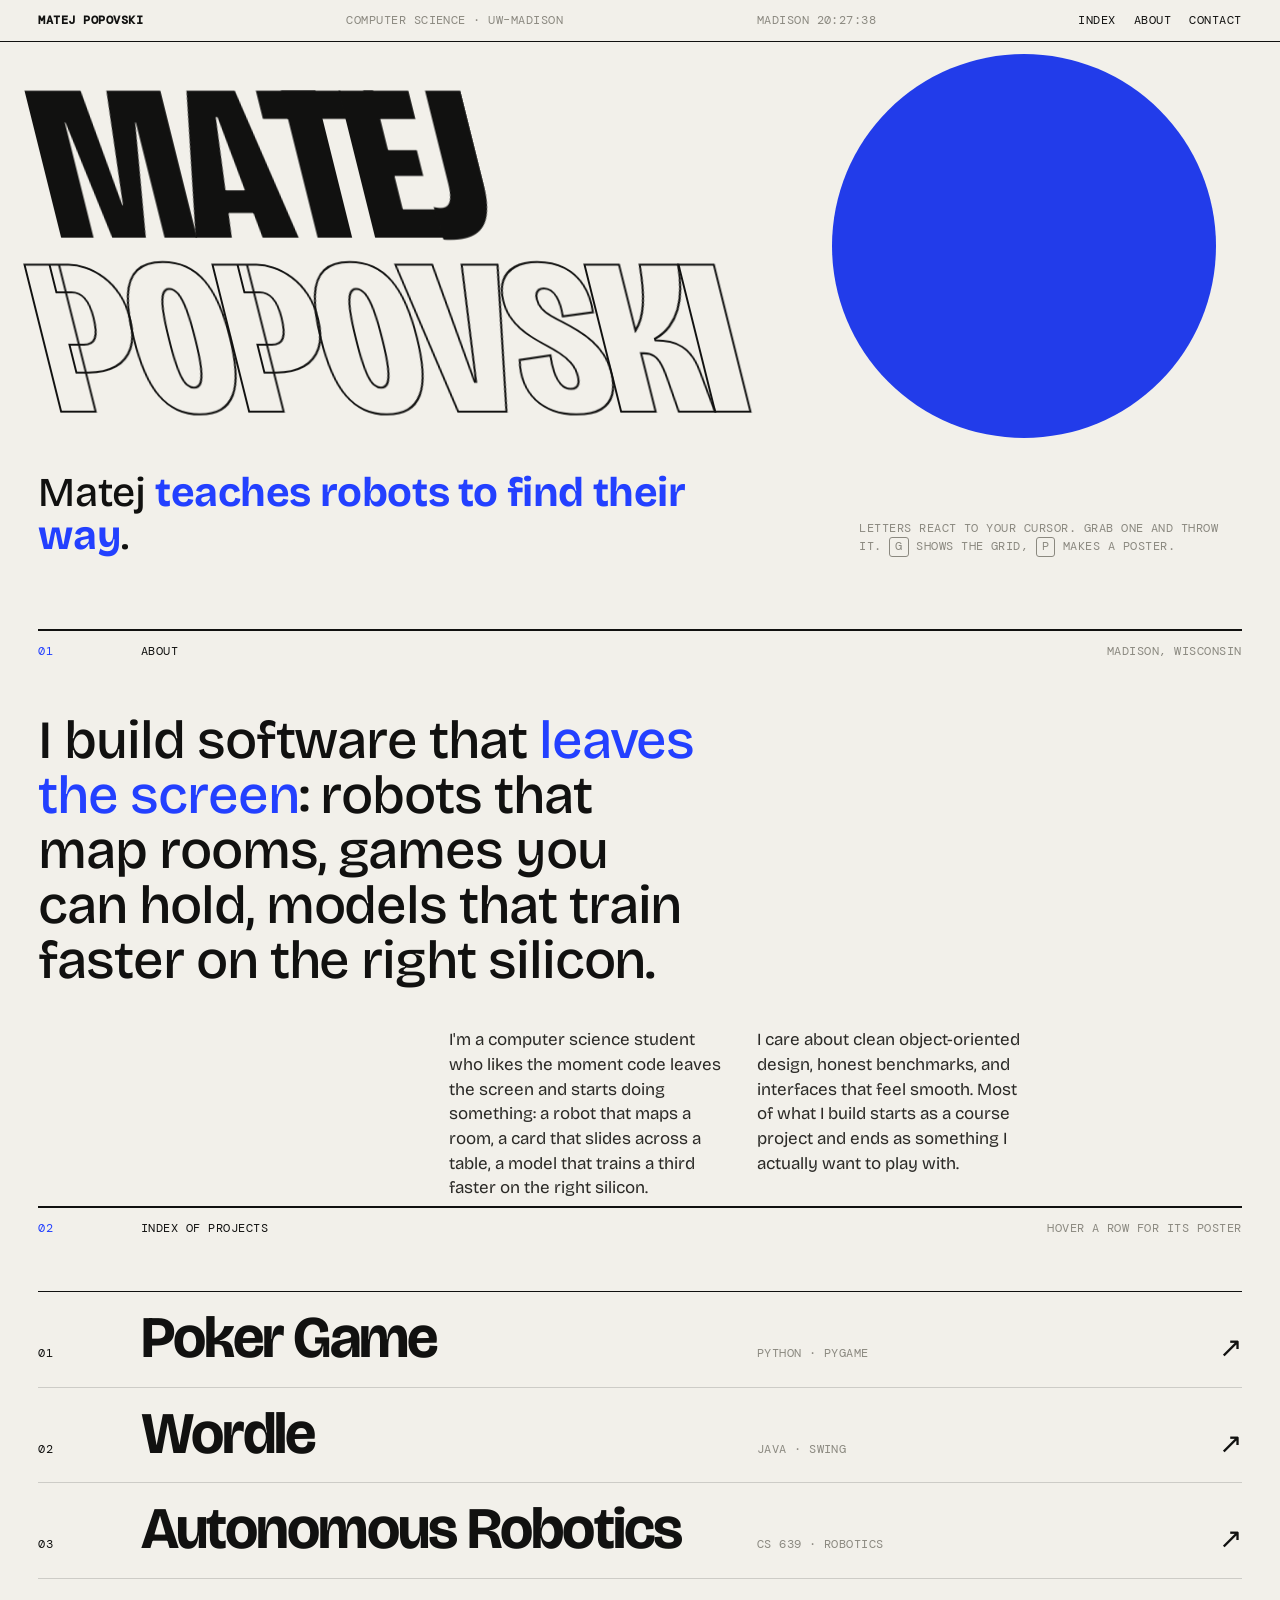
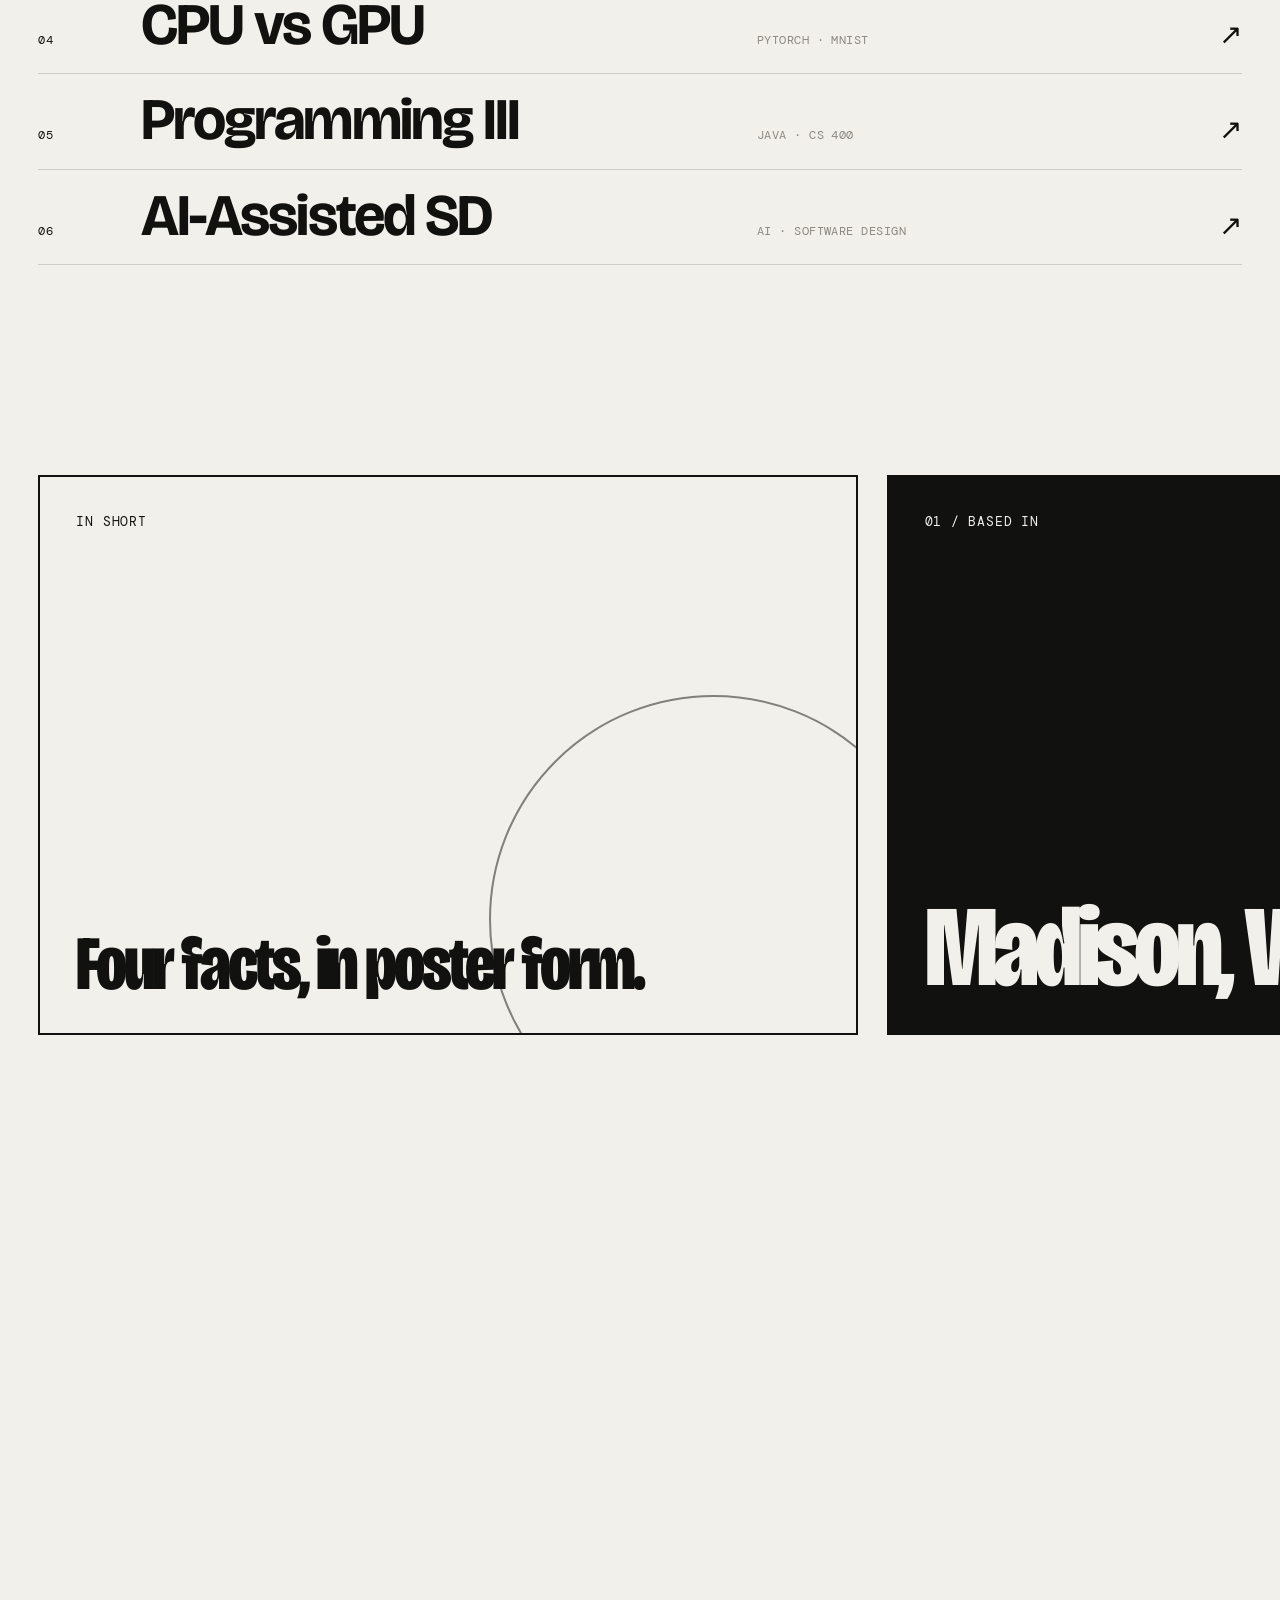
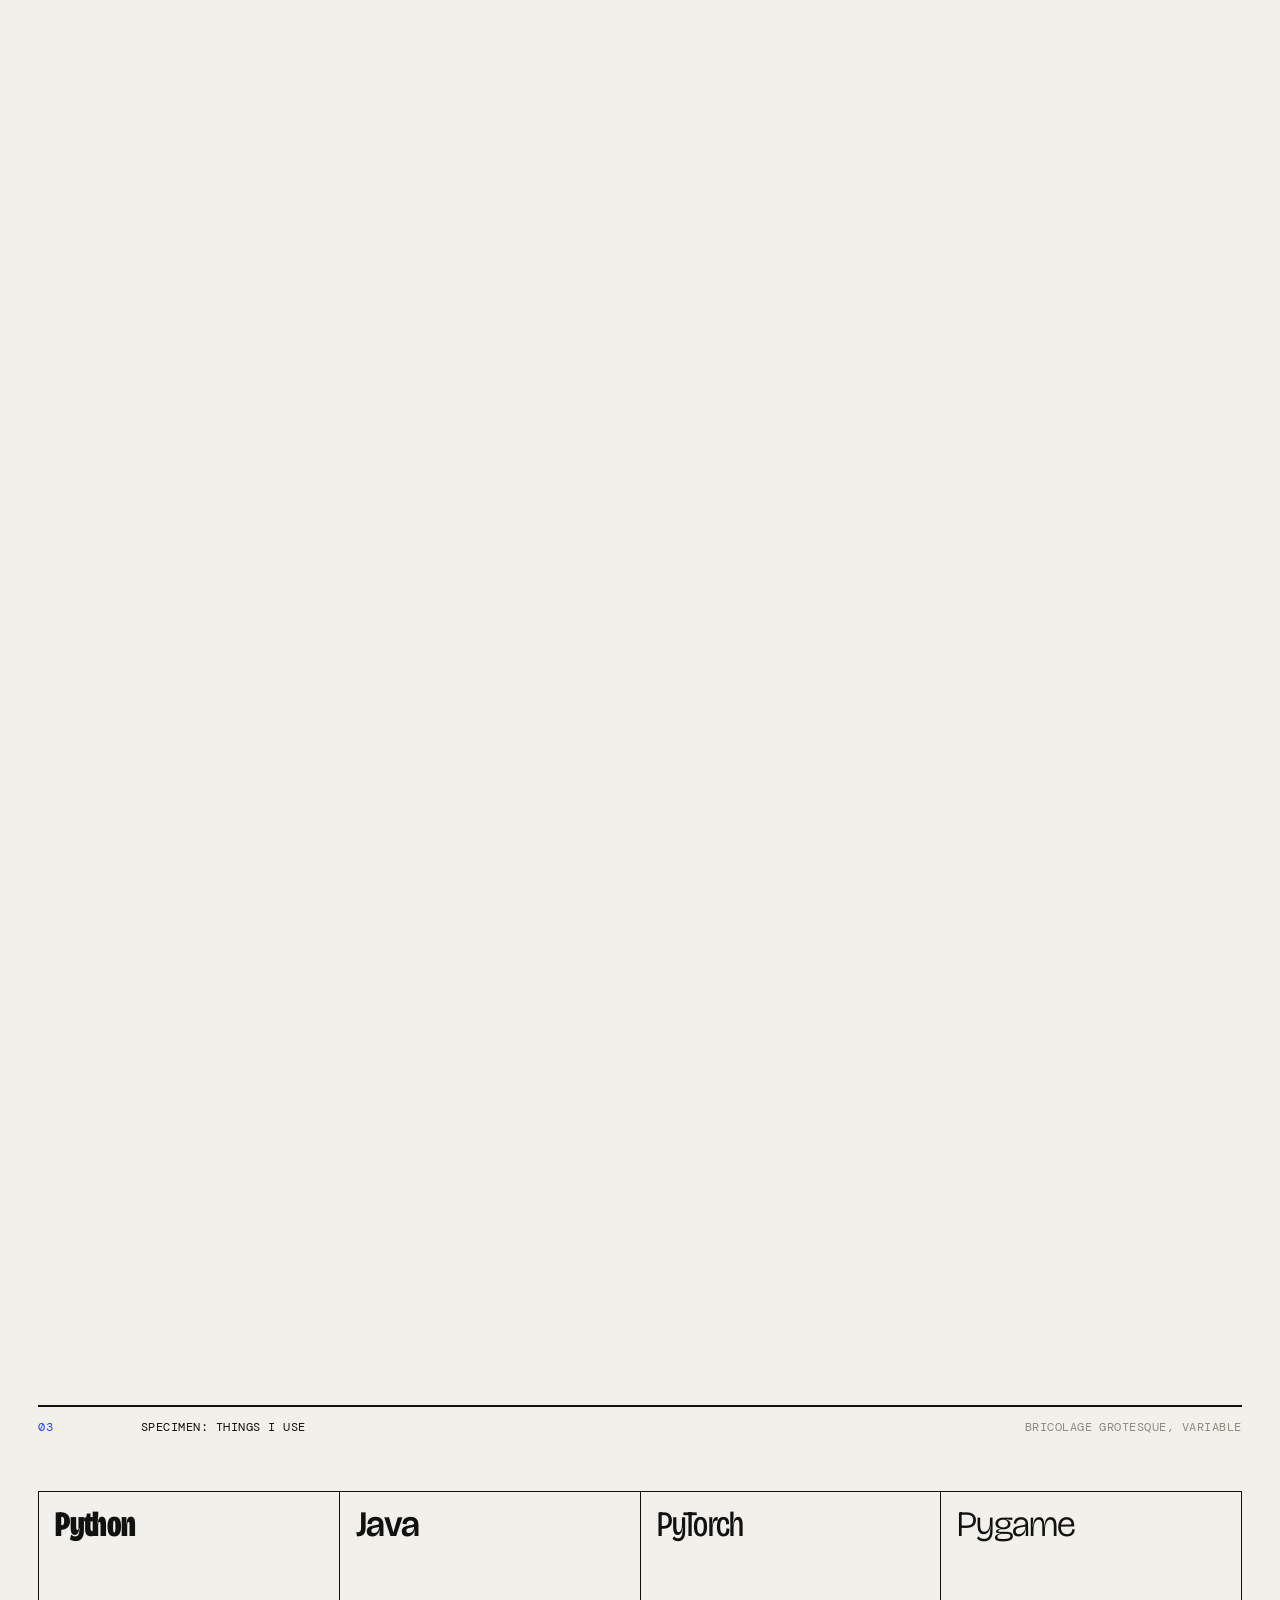
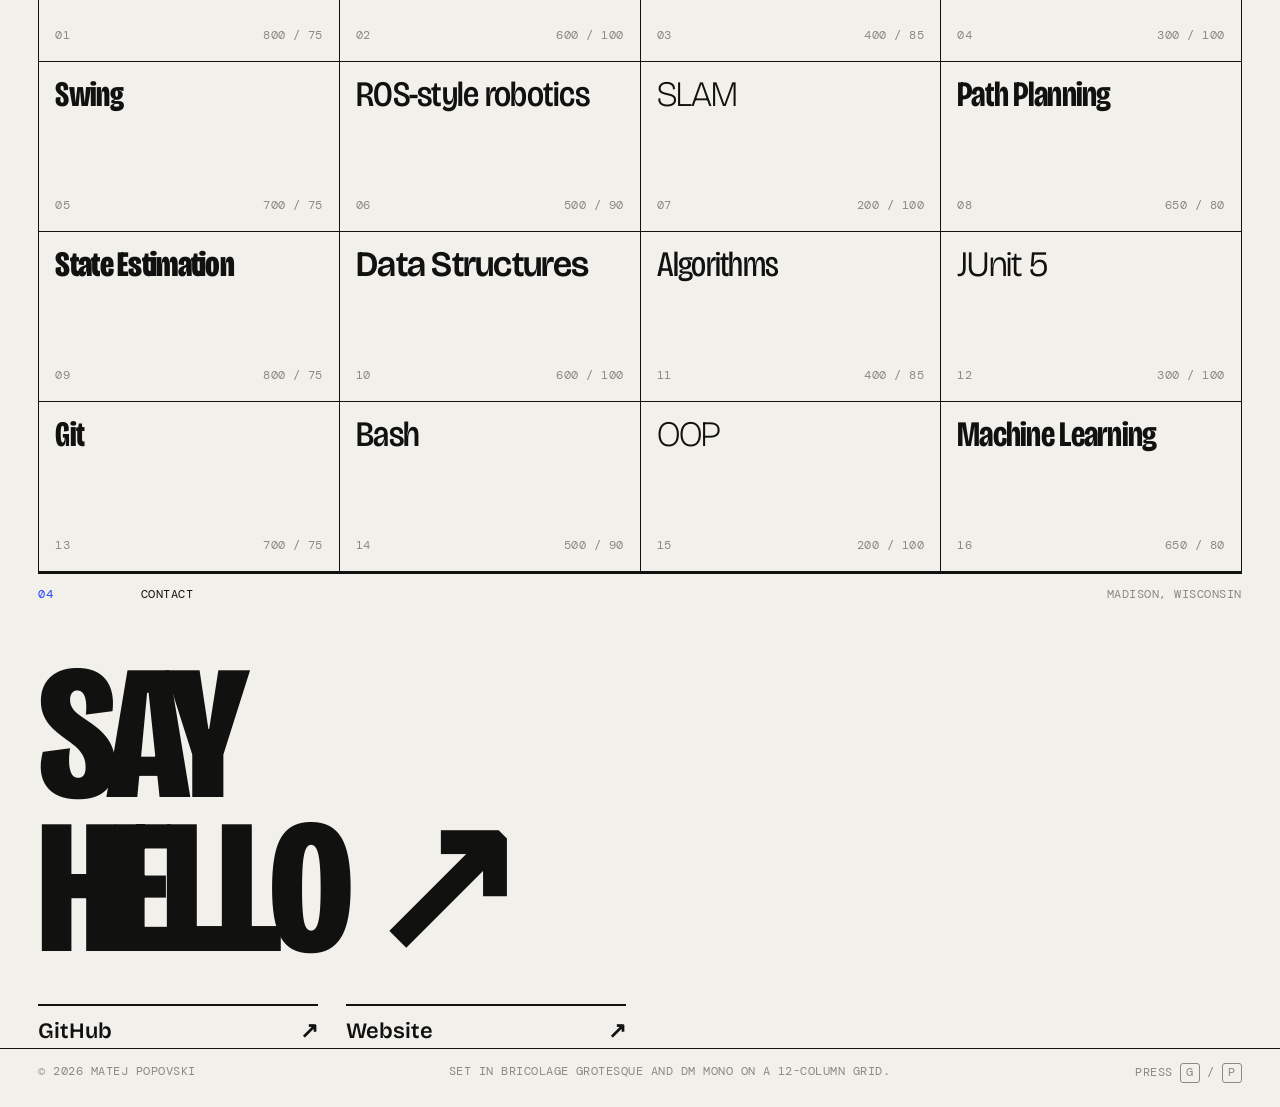
<file: v3-swiss/index.html>
<!doctype html>
<html lang="en">
<head>
<meta charset="utf-8" />
<meta name="viewport" content="width=device-width, initial-scale=1" />
<title>Matej Popovski · Index</title>
<meta name="description" content="Matej Popovski: computer science, robotics, machine learning and games." />
<link rel="preconnect" href="https://fonts.googleapis.com" />
<link rel="preconnect" href="https://fonts.gstatic.com" crossorigin />
<link href="https://fonts.googleapis.com/css2?family=Bricolage+Grotesque:opsz,wdth,wght@12..96,75..100,200..800&family=DM+Mono:wght@400;500&display=swap" rel="stylesheet" />
<style>
/* Layout: a strict 12-column poster grid; giant variable type up top, a numbered project index, a pinned horizontal strip, a type specimen of skills. */
:root {
  --paper: #f2f0ea; --ink: #111110; --blue: #2340ff; --grey: #8b8980; --rule: rgba(17,17,16,.16);
  --sans: "Bricolage Grotesque", "Helvetica Neue", Arial, sans-serif;
  --mono: "DM Mono", ui-monospace, monospace;
  --gut: clamp(16px, 2.2vw, 32px); --pad: clamp(16px, 3vw, 44px);
  color-scheme: light;
}
* { box-sizing: border-box; }
html { scroll-behavior: smooth; }
body { margin: 0; background: var(--paper); color: var(--ink); font-family: var(--sans); font-size: 18px; line-height: 1.45; overflow-x: hidden; font-variation-settings: "opsz" 18; }
a { color: inherit; }
::selection { background: var(--blue); color: var(--paper); }
:focus-visible { outline: 3px solid var(--blue); outline-offset: 3px; }
.mono { font-family: var(--mono); font-size: 12px; letter-spacing: .04em; text-transform: uppercase; }
.wrap { padding: 0 var(--pad); }
.grid12 { display: grid; grid-template-columns: repeat(12, minmax(0, 1fr)); column-gap: var(--gut); }

/* grid overlay (press G) */
#gridOverlay { position: fixed; inset: 0; z-index: 90; pointer-events: none; padding: 0 var(--pad); opacity: 0; transition: opacity .3s; }
#gridOverlay.on { opacity: 1; }
#gridOverlay div { height: 100%; }
#gridOverlay span { background: rgba(35,64,255,.07); border-left: 1px solid rgba(35,64,255,.25); border-right: 1px solid rgba(35,64,255,.25); }

/* header */
header.top { position: sticky; top: 0; z-index: 50; background: var(--paper); border-bottom: 1px solid var(--ink); padding-block: 12px; }
header.top .grid12 > * { min-width: 0; }
header.top nav { display: flex; gap: 18px; justify-content: flex-end; }
header.top a { text-decoration: none; }
header.top a:hover { color: var(--blue); }
.h-name { grid-column: 1 / 4; font-weight: 700; }
.h-role { grid-column: 4 / 8; color: var(--grey); }
.h-time { grid-column: 8 / 10; color: var(--grey); }
.h-nav { grid-column: 10 / 13; }

/* hero */
.hero { position: relative; padding-top: clamp(20px, 4vh, 40px); padding-bottom: clamp(40px, 8vh, 90px); overflow: hidden; }
.giant { margin: 0; font-weight: 800; line-height: .78; letter-spacing: -0.035em; text-transform: uppercase; font-size: clamp(64px, 17.4vw, 300px); position: relative; z-index: 2; user-select: none; -webkit-user-select: none; }
.giant .line { display: block; white-space: nowrap; }
.giant .ch { display: inline-block; font-variation-settings: "wdth" var(--w, 100), "opsz" 96; font-weight: var(--wg, 800); transition: color .2s; cursor: grab; touch-action: none; will-change: transform; }
.giant .ch.drag { cursor: grabbing; color: var(--blue); }
.giant .line2 { color: transparent; -webkit-text-stroke: 2px var(--ink); }
.giant .line2 .ch:hover { color: var(--ink); }
.disc { position: absolute; z-index: 1; width: clamp(110px, 30vw, 500px); aspect-ratio: 1; border-radius: 50%; background: var(--blue); right: 5vw; top: 2%; mix-blend-mode: multiply; will-change: transform; }
.hero-meta { margin-top: clamp(28px, 5vh, 56px); align-items: end; position: relative; z-index: 2; }
.hero-meta .verb { grid-column: 1 / 8; font-size: clamp(26px, 3.2vw, 46px); line-height: 1.05; font-weight: 500; letter-spacing: -0.01em; }
.hero-meta .verb b { color: var(--blue); font-weight: 700; }
.hero-meta .hint { grid-column: 9 / 13; color: var(--grey); }

/* section heads */
section { padding-block: clamp(70px, 12vh, 140px); }
.sec-head { border-top: 2px solid var(--ink); padding-top: 12px; margin-bottom: clamp(32px, 6vh, 64px); }
.sec-head .num { grid-column: 1 / 2; color: var(--blue); }
.sec-head .lab { grid-column: 2 / 7; }
.sec-head .note { grid-column: 7 / 13; color: var(--grey); text-align: right; }

/* about */
.about .lead { grid-column: 1 / 9; font-size: clamp(30px, 4.2vw, 64px); line-height: 1.02; letter-spacing: -0.02em; font-weight: 500; margin: 0 0 40px; text-wrap: balance; }
.about .lead em { font-style: normal; color: var(--blue); }
.about .body { grid-column: 5 / 11; columns: 2; column-gap: var(--gut); font-size: 17px; color: #2b2a27; }
.about .body p { margin: 0 0 1em; break-inside: avoid; }

/* index */
.index { list-style: none; margin: 0; padding: 0; border-top: 1px solid var(--ink); }
.row { position: relative; border-bottom: 1px solid var(--rule); }
.row > a, .row > button { display: grid; grid-template-columns: repeat(12, minmax(0,1fr)); column-gap: var(--gut); align-items: baseline; width: 100%; padding: 18px 0; text-decoration: none; color: inherit; background: none; border: 0; font: inherit; text-align: left; cursor: pointer; transition: color .25s, padding .4s cubic-bezier(.22,1,.36,1); }
.row .n { grid-column: 1 / 2; }
.row .t { grid-column: 2 / 8; font-size: clamp(30px, 4.6vw, 72px); line-height: .95; font-weight: 700; letter-spacing: -0.03em; font-variation-settings: "wdth" 100, "opsz" 96; transition: font-variation-settings .5s cubic-bezier(.22,1,.36,1), letter-spacing .5s; }
.row .g { grid-column: 8 / 11; color: var(--grey); }
.row .go { grid-column: 12 / 13; text-align: right; font-size: 28px; transition: transform .4s cubic-bezier(.22,1,.36,1); }
.row:hover > a, .row:focus-within > a { color: var(--blue); }
.row:hover .t { font-variation-settings: "wdth" 75, "opsz" 96; letter-spacing: -0.01em; }
.row:hover .go { transform: translate(4px,-4px); }
.row .more { display: none; }
#poster { position: fixed; left: 0; top: 0; z-index: 60; width: 300px; height: 400px; pointer-events: none; opacity: 0; transform: translate(-50%, -50%) scale(.9) rotate(-3deg); transition: opacity .25s, transform .4s cubic-bezier(.22,1,.36,1); box-shadow: 0 30px 60px -20px rgba(0,0,0,.35); }
#poster.on { opacity: 1; transform: translate(-50%, -50%) scale(1) rotate(-3deg); }
#poster canvas { width: 100%; height: 100%; display: block; }

/* horizontal strip */
.strip { height: 300vh; padding: 0; position: relative; }
.strip .stick { position: sticky; top: 0; height: 100vh; overflow: hidden; display: flex; align-items: center; }
.strip .track { display: flex; gap: var(--gut); padding: 0 var(--pad); will-change: transform; }
.panel { flex: 0 0 auto; width: min(78vw, 820px); height: min(70vh, 560px); border: 2px solid var(--ink); padding: clamp(18px, 3vw, 36px); display: flex; flex-direction: column; justify-content: space-between; position: relative; overflow: hidden; }
.panel:nth-child(2n) { background: var(--ink); color: var(--paper); }
.panel:nth-child(3n) { background: var(--blue); color: var(--paper); border-color: var(--blue); }
.panel .k { font-family: var(--mono); font-size: 13px; text-transform: uppercase; letter-spacing: .06em; }
.panel .v { font-size: clamp(54px, 9vw, 150px); line-height: .85; font-weight: 800; letter-spacing: -0.04em; font-variation-settings: "wdth" 75, "opsz" 96; text-wrap: balance; }
.panel .shape { position: absolute; right: -10%; bottom: -20%; width: 55%; aspect-ratio: 1; border-radius: 50%; border: 2px solid currentColor; opacity: .5; }
.panel.intro .v { font-size: clamp(40px, 6vw, 96px); }

/* specimen */
.spec { display: grid; grid-template-columns: repeat(4, minmax(0,1fr)); border-top: 1px solid var(--ink); border-left: 1px solid var(--ink); }
.cellS { border-right: 1px solid var(--ink); border-bottom: 1px solid var(--ink); padding: 16px; min-height: 170px; display: flex; flex-direction: column; justify-content: space-between; gap: 10px; transition: background .3s, color .3s; min-width: 0; }
.cellS .w { font-size: clamp(26px, 2.8vw, 44px); line-height: .95; letter-spacing: -0.02em; overflow-wrap: anywhere; transition: font-variation-settings .6s cubic-bezier(.22,1,.36,1), font-weight .6s; }
.cellS .meta { display: flex; justify-content: space-between; color: var(--grey); }
.cellS:hover { background: var(--ink); color: var(--paper); }
.cellS:hover .w { font-weight: 200 !important; font-variation-settings: "wdth" 100, "opsz" 96 !important; }

/* contact */
.contact .big { display: block; font-size: clamp(60px, 15vw, 260px); line-height: .8; font-weight: 800; letter-spacing: -0.05em; text-decoration: none; text-transform: uppercase; font-variation-settings: "wdth" 75, "opsz" 96; transition: color .3s, font-variation-settings .6s cubic-bezier(.22,1,.36,1); }
.contact .big:hover { color: var(--blue); font-variation-settings: "wdth" 100, "opsz" 96; }
.contact .links { margin-top: 40px; }
.contact .links a { grid-column: span 3; display: flex; justify-content: space-between; border-top: 2px solid var(--ink); padding-top: 10px; text-decoration: none; font-weight: 600; font-size: 22px; }
.contact .links a:hover { color: var(--blue); }
footer.bot { border-top: 1px solid var(--ink); padding-block: 14px 24px; color: var(--grey); }
footer.bot .grid12 > :nth-child(1) { grid-column: 1 / 5; }
footer.bot .grid12 > :nth-child(2) { grid-column: 5 / 10; }
footer.bot .grid12 > :nth-child(3) { grid-column: 10 / 13; text-align: right; }
.kbd { display: inline-block; border: 1px solid currentColor; padding: 0 5px; border-radius: 3px; }

/* poster generator mode (press P) */
#gen { position: fixed; inset: 0; z-index: 100; background: var(--paper); display: none; place-items: center; padding: 16px; }
#gen.on { display: grid; }
#gen canvas { height: min(84vh, 140vw); aspect-ratio: 3 / 4; max-width: 100%; box-shadow: 0 30px 80px -30px rgba(0,0,0,.4); }
#gen .bar { position: absolute; left: 16px; right: 16px; bottom: 14px; display: flex; justify-content: space-between; gap: 12px; color: var(--grey); }

/* reveal */
.rv { opacity: 0; transform: translateY(30px); transition: opacity .9s cubic-bezier(.22,1,.36,1), transform .9s cubic-bezier(.22,1,.36,1); }
.rv.in { opacity: 1; transform: none; }

@media (max-width: 860px) {
  .h-role, .h-time { display: none; }
  .h-name { grid-column: 1 / 7; } .h-nav { grid-column: 7 / 13; }
  header.top nav { gap: 12px; }
  .hero-meta .verb { grid-column: 1 / 13; }
  .disc { width: 26vw; top: 6px; right: 12px; }
  .hero-meta .hint { grid-column: 1 / 13; margin-top: 16px; }
  .sec-head .lab { grid-column: 2 / 13; } .sec-head .note { display: none; }
  .about .lead, .about .body { grid-column: 1 / 13; }
  .about .body { columns: 1; }
  .row .n { grid-column: 1 / 3; } .row .t { grid-column: 3 / 12; } .row .g { grid-column: 3 / 12; margin-top: 6px; } .row .go { grid-column: 12 / 13; grid-row: 1; }
  .row .more { grid-column: 3 / 13; }
  .row.open .more { display: block; padding: 0 0 20px; }
  .row.open .more canvas { width: 100%; max-width: 320px; aspect-ratio: 3 / 4; display: block; margin: 0 0 14px; }
  .row .more p { margin: 0 0 12px; font-size: 16px; }
  .row .more a { color: var(--blue); font-weight: 600; }
  .spec { grid-template-columns: repeat(2, minmax(0,1fr)); }
  .contact .links a { grid-column: span 12; margin-top: 10px; }
  footer.bot .grid12 > * { grid-column: 1 / 13 !important; text-align: left !important; margin-top: 4px; }
  .strip { height: auto; }
  .strip .stick { position: static; height: auto; overflow: visible; }
  .strip .track { flex-direction: column; transform: none !important; }
  .panel { width: 100%; height: auto; min-height: 260px; gap: 30px; }
}
@media (prefers-reduced-motion: reduce) { html { scroll-behavior: auto; } .rv { opacity: 1; transform: none; } * { transition-duration: .001ms !important; } }
</style>
</head>
<body>
<div id="gridOverlay" aria-hidden="true"><div class="grid12">
  <span></span><span></span><span></span><span></span><span></span><span></span><span></span><span></span><span></span><span></span><span></span><span></span>
</div></div>

<header class="top wrap">
  <div class="grid12 mono">
    <a href="#top" class="h-name" id="hName"></a>
    <span class="h-role" id="hRole"></span>
    <span class="h-time" id="hTime"></span>
    <nav class="h-nav" aria-label="Sections"><a href="#index">Index</a><a href="#about">About</a><a href="#contact">Contact</a></nav>
  </div>
</header>

<main id="top">
  <section class="hero wrap" style="padding-top:clamp(20px,4vh,40px)" aria-label="Intro">
    <div class="disc" id="disc" aria-hidden="true"></div>
    <h1 class="giant" id="giant" aria-label=""></h1>
    <div class="grid12 hero-meta">
      <p class="verb" id="verb" style="margin:0"></p>
      <p class="hint mono" style="margin:0">Letters react to your cursor. Grab one and throw it. <span class="kbd">G</span> shows the grid, <span class="kbd">P</span> makes a poster.</p>
    </div>
  </section>

  <section class="about wrap" id="about">
    <div class="sec-head grid12 mono"><span class="num">01</span><span class="lab">About</span><span class="note" id="loc"></span></div>
    <div class="grid12">
      <p class="lead rv">I build software that <em>leaves the screen</em>: robots that map rooms, games you can hold, models that train faster on the right silicon.</p>
      <div class="body rv" id="aboutBody"></div>
    </div>
  </section>

  <section class="wrap" id="index" style="padding-bottom:40px">
    <div class="sec-head grid12 mono"><span class="num">02</span><span class="lab">Index of projects</span><span class="note">Hover a row for its poster</span></div>
    <ol class="index" id="list"></ol>
  </section>

  <section class="strip" aria-label="Facts">
    <div class="stick"><div class="track" id="track"></div></div>
  </section>

  <section class="wrap" id="skills">
    <div class="sec-head grid12 mono"><span class="num">03</span><span class="lab">Specimen: things I use</span><span class="note">Bricolage Grotesque, variable</span></div>
    <div class="spec" id="spec"></div>
  </section>

  <section class="contact wrap" id="contact">
    <div class="sec-head grid12 mono"><span class="num">04</span><span class="lab">Contact</span><span class="note">Madison, Wisconsin</span></div>
    <a class="big" href="https://github.com/matejpopovski" target="_blank" rel="noopener">Say<br />hello ↗</a>
    <div class="grid12 links" id="links"></div>
  </section>
</main>

<footer class="bot wrap mono"><div class="grid12">
  <span>© <span id="yr"></span> Matej Popovski</span>
  <span>Set in Bricolage Grotesque and DM Mono on a 12-column grid.</span>
  <span>Press <span class="kbd">G</span> / <span class="kbd">P</span></span>
</div></footer>

<div id="poster" aria-hidden="true"><canvas width="600" height="800"></canvas></div>
<div id="gen" role="dialog" aria-label="Poster generator"><canvas width="900" height="1200"></canvas>
  <div class="bar mono"><span>Poster generator. Click or press space for a new one.</span><span>Esc to close</span></div></div>

<script src="../shared/data.js"></script>
<script>
(() => {
  "use strict";
  const D = window.PORTFOLIO;
  const $ = (s, el = document) => el.querySelector(s);
  const esc = (s) => String(s).replace(/[&<>"']/g, (c) => ({ "&": "&amp;", "<": "&lt;", ">": "&gt;", '"': "&quot;", "'": "&#39;" }[c]));
  const reduced = matchMedia("(prefers-reduced-motion: reduce)").matches;
  const small = () => matchMedia("(max-width: 860px)").matches;
  const clamp = (v, a, b) => Math.max(a, Math.min(b, v));

  /* ---------- content ---------- */
  $("#hName").textContent = D.name;
  $("#hRole").textContent = D.role;
  $("#loc").textContent = D.location;
  $("#yr").textContent = new Date().getFullYear();
  $("#aboutBody").innerHTML = D.about.map((p) => `<p>${esc(p)}</p>`).join("");
  const fmt = new Intl.DateTimeFormat("en-GB", { timeZone: "America/Chicago", hour: "2-digit", minute: "2-digit", second: "2-digit" });
  const t = () => ($("#hTime").textContent = "Madison " + fmt.format(new Date())); t(); setInterval(t, 1000);

  // rotating verb
  (() => {
    const el = $("#verb"); let i = 0;
    const show = () => { el.innerHTML = `Matej <b>${esc(D.verbs[i % D.verbs.length])}</b>.`; i++; };
    show(); setInterval(show, 2600);
  })();

  /* ---------- giant kinetic name ---------- */
  const giant = $("#giant");
  giant.setAttribute("aria-label", D.name);
  giant.innerHTML = [D.first, D.last].map((w, li) => `<span class="line line${li + 1}" aria-hidden="true">${[...w].map((c) => `<span class="ch">${c}</span>`).join("")}</span>`).join("");
  const chars = [...giant.querySelectorAll(".ch")].map((el) => ({ el, x: 0, y: 0, vx: 0, vy: 0, drag: false, w: 100, wg: 800 }));
  const mouse = { x: -1e4, y: -1e4 };
  addEventListener("pointermove", (e) => { mouse.x = e.clientX; mouse.y = e.clientY; }, { passive: true });
  let lastY = scrollY, vel = 0;
  chars.forEach((c) => {
    c.el.addEventListener("pointerdown", (e) => {
      e.preventDefault(); c.drag = true; c.el.classList.add("drag"); c.el.setPointerCapture(e.pointerId);
      const sx = e.clientX - c.x, sy = e.clientY - c.y; let lx = e.clientX, ly = e.clientY;
      const mv = (ev) => { c.vx = ev.clientX - lx; c.vy = ev.clientY - ly; lx = ev.clientX; ly = ev.clientY; c.x = ev.clientX - sx; c.y = ev.clientY - sy; };
      const up = () => { c.drag = false; c.el.classList.remove("drag"); c.el.removeEventListener("pointermove", mv); c.el.removeEventListener("pointerup", up); };
      c.el.addEventListener("pointermove", mv); c.el.addEventListener("pointerup", up);
    });
  });
  let heroVisible = true;
  new IntersectionObserver(([en]) => (heroVisible = en.isIntersecting)).observe(giant);
  (function loop() {
    requestAnimationFrame(loop);
    const dy = scrollY - lastY; lastY = scrollY; vel += (dy - vel) * 0.12;
    if (!heroVisible) return;
    for (const c of chars) {
      if (!c.drag) {
        c.vx += -c.x * 0.08; c.vy += -c.y * 0.08; c.vx *= 0.82; c.vy *= 0.82; c.x += c.vx; c.y += c.vy;
      }
      const r = c.el.getBoundingClientRect();
      const cx = r.left + r.width / 2 - c.x, cy = r.top + r.height / 2 - c.y;
      const d = Math.hypot(mouse.x - cx, mouse.y - cy);
      const near = reduced ? 0 : clamp(1 - d / 380, 0, 1);
      const squeeze = reduced ? 0 : clamp(Math.abs(vel) / 30, 0, 1);
      const tw = 100 - near * 25 - squeeze * 25, tg = 800 - near * 520;
      c.w += (tw - c.w) * 0.15; c.wg += (tg - c.wg) * 0.15;
      c.el.style.setProperty("--w", c.w.toFixed(1));
      c.el.style.setProperty("--wg", Math.round(c.wg));
      c.el.style.transform = `translate(${c.x.toFixed(1)}px, ${c.y.toFixed(1)}px) skewX(${clamp(-vel * 0.4, -14, 14).toFixed(1)}deg)`;
    }
    $("#disc").style.transform = `translate(${(-scrollY * 0.25).toFixed(1)}px, ${(scrollY * 0.45).toFixed(1)}px) scale(${1 + scrollY / 3000})`;
  })();

  /* ---------- generative Swiss posters ---------- */
  function rng(seed) { let s = seed >>> 0 || 1; return () => ((s = (s * 1664525 + 1013904223) >>> 0) / 4294967296); }
  const hash = (str) => [...str].reduce((h, c) => (h * 31 + c.charCodeAt(0)) >>> 0, 7);
  function poster(cv, p, seed) {
    const ctx = cv.getContext("2d"), W = cv.width, H = cv.height, r = rng(seed);
    const P = "#f2f0ea", K = "#111110", B = "#2340ff";
    const bg = [P, P, K, B][Math.floor(r() * 4)], fg = bg === P ? K : P, ac = bg === B ? K : B;
    ctx.fillStyle = bg; ctx.fillRect(0, 0, W, H);
    const kind = Math.floor(r() * 4), u = W / 12;
    ctx.save();
    if (kind === 0) { // concentric circles
      const cx = u * (3 + r() * 6), cy = H * (0.25 + r() * 0.3);
      for (let i = 9; i > 0; i--) { ctx.beginPath(); ctx.arc(cx, cy, i * u * 0.75, 0, Math.PI * 2); ctx.fillStyle = i % 2 ? ac : bg; ctx.fill(); }
    } else if (kind === 1) { // grid of dots, some big
      for (let x = 0; x < 12; x++) for (let y = 0; y < 10; y++) { const big = r() < 0.12; ctx.beginPath(); ctx.arc(u * (x + 0.5), u * (y + 0.8), big ? u * 0.48 : u * 0.1, 0, Math.PI * 2); ctx.fillStyle = big ? ac : fg; ctx.fill(); }
    } else if (kind === 2) { // diagonals
      ctx.translate(W / 2, H * 0.4); ctx.rotate(-Math.PI / 4 + (r() - 0.5) * 0.4);
      for (let i = -12; i < 12; i++) { ctx.fillStyle = i % 3 === 0 ? ac : fg; ctx.fillRect(i * u * 0.9, -H, u * (i % 3 === 0 ? 0.6 : 0.12), H * 2); }
    } else { // quarter circles on grid
      for (let x = 0; x < 4; x++) for (let y = 0; y < 4; y++) { ctx.beginPath(); const s = u * 3, ox = x * s, oy = y * s * 0.9; const q = Math.floor(r() * 4); const cx = ox + (q % 2) * s, cy = oy + (q > 1 ? s : 0); ctx.moveTo(cx, cy); ctx.arc(cx, cy, s, 0, Math.PI * 2); ctx.fillStyle = (x + y) % 2 ? ac : fg; ctx.globalAlpha = 0.9; ctx.fill(); }
    }
    ctx.restore(); ctx.globalAlpha = 1;
    // type block
    ctx.fillStyle = bg; ctx.fillRect(0, H * 0.7, W, H * 0.3);
    ctx.fillStyle = fg; ctx.textBaseline = "alphabetic";
    let size = W * 0.15; ctx.font = `800 ${size}px "Bricolage Grotesque", Arial`;
    const title = (p ? p.title : "Matej").toUpperCase();
    while (ctx.measureText(title).width > W - u && size > 20) { size -= 4; ctx.font = `800 ${size}px "Bricolage Grotesque", Arial`; }
    ctx.fillText(title, u * 0.5, H * 0.7 + size * 0.95);
    ctx.font = `500 ${W * 0.028}px "DM Mono", monospace`;
    ctx.fillText((p ? p.tag : "Poster generator").toUpperCase(), u * 0.5, H - u * 1.2);
    ctx.textAlign = "right"; ctx.fillText(p ? `${p.rank}${p.suit}` : String(seed % 1000), W - u * 0.5, H - u * 1.2);
    ctx.textAlign = "left";
    ctx.fillRect(u * 0.5, H * 0.7 - 2, W - u, 4);
  }

  /* ---------- index ---------- */
  const list = $("#list"), pop = $("#poster"), popCv = pop.querySelector("canvas");
  list.innerHTML = D.projects.map((p, i) => `
    <li class="row rv" data-i="${i}">
      <a href="${esc(p.url)}" target="_blank" rel="noopener">
        <span class="n mono">${String(i + 1).padStart(2, "0")}</span>
        <span class="t">${esc(p.title)}</span>
        <span class="g mono">${esc(p.tag)}</span>
        <span class="go" aria-hidden="true">↗</span>
        <span class="more"><canvas width="600" height="800" aria-hidden="true"></canvas><p>${esc(p.blurb)}</p><span style="color:var(--blue);font-weight:600">Open on GitHub ↗</span></span>
      </a>
    </li>`).join("");
  let px = innerWidth / 2, py = innerHeight / 2, tx = px, ty = py, popOn = false;
  list.querySelectorAll(".row").forEach((row) => {
    const i = +row.dataset.i, p = D.projects[i];
    row.addEventListener("pointerenter", (e) => { if (small() || e.pointerType === "touch") return; poster(popCv, p, hash(p.title)); pop.classList.add("on"); popOn = true; });
    row.addEventListener("pointerleave", () => { pop.classList.remove("on"); popOn = false; });
    const a = row.querySelector("a");
    a.addEventListener("click", (e) => {
      if (!small()) return;
      if (!row.classList.contains("open")) { e.preventDefault(); list.querySelectorAll(".row.open").forEach((r) => r.classList.remove("open")); row.classList.add("open"); poster(row.querySelector(".more canvas"), p, hash(p.title)); }
    });
  });
  addEventListener("pointermove", (e) => { tx = e.clientX + 170; ty = e.clientY; });
  (function follow() { requestAnimationFrame(follow); if (!popOn) return; px += (tx - px) * 0.14; py += (ty - py) * 0.14; pop.style.left = clamp(px, 160, innerWidth - 160) + "px"; pop.style.top = clamp(py, 210, innerHeight - 210) + "px"; })();

  /* ---------- horizontal strip ---------- */
  const track = $("#track");
  track.innerHTML = `<div class="panel intro"><span class="k">In short</span><span class="v">Four facts, in poster form.</span><span class="shape"></span></div>`
    + D.facts.map((f, i) => `<div class="panel"><span class="k">${String(i + 1).padStart(2, "0")} / ${esc(f.k)}</span><span class="v">${esc(f.v)}</span><span class="shape"></span></div>`).join("");
  const strip = $(".strip");
  const onScroll = () => {
    if (small()) return;
    const r = strip.getBoundingClientRect();
    const p = clamp(-r.top / (r.height - innerHeight), 0, 1);
    track.style.transform = `translateX(${-p * (track.scrollWidth - innerWidth)}px)`;
  };
  addEventListener("scroll", onScroll, { passive: true }); addEventListener("resize", onScroll); onScroll();

  /* ---------- specimen ---------- */
  const spec = $("#spec");
  spec.innerHTML = D.skills.map((s, i) => {
    const wg = [800, 600, 400, 300, 700, 500, 200, 650][i % 8], wd = [75, 100, 85, 100, 75, 90, 100, 80][i % 8];
    return `<div class="cellS rv"><span class="w" style="font-weight:${wg};font-variation-settings:'wdth' ${wd},'opsz' 96">${esc(s)}</span><span class="meta mono"><span>${String(i + 1).padStart(2, "0")}</span><span>${wg} / ${wd}</span></span></div>`;
  }).join("");

  /* ---------- links ---------- */
  $("#links").innerHTML = D.links.map((l) => `<a href="${esc(l.url)}" target="_blank" rel="noopener"><span>${esc(l.label)}</span><span>↗</span></a>`).join("");

  /* ---------- reveals ---------- */
  const io = new IntersectionObserver((ens) => ens.forEach((en) => { if (en.isIntersecting) { en.target.classList.add("in"); io.unobserve(en.target); } }), { threshold: 0.1 });
  document.querySelectorAll(".rv").forEach((el, i) => { el.style.transitionDelay = (i % 6) * 60 + "ms"; io.observe(el); });

  /* ---------- easter eggs: G grid, P poster generator ---------- */
  const gen = $("#gen"), genCv = gen.querySelector("canvas");
  let genSeed = Date.now() % 100000;
  const regen = () => { genSeed = (genSeed * 7 + 13) % 1000003; poster(genCv, null, genSeed); };
  gen.addEventListener("click", regen);
  addEventListener("keydown", (e) => {
    if (e.target.closest("input, textarea") || e.metaKey || e.ctrlKey || e.altKey) return;
    const k = e.key.toLowerCase();
    if (k === "g") $("#gridOverlay").classList.toggle("on");
    if (k === "p") { gen.classList.toggle("on"); if (gen.classList.contains("on")) regen(); }
    if (k === " " && gen.classList.contains("on")) { e.preventDefault(); regen(); }
    if (k === "escape") gen.classList.remove("on");
  });
})();
</script>
</body>
</html>
</file>
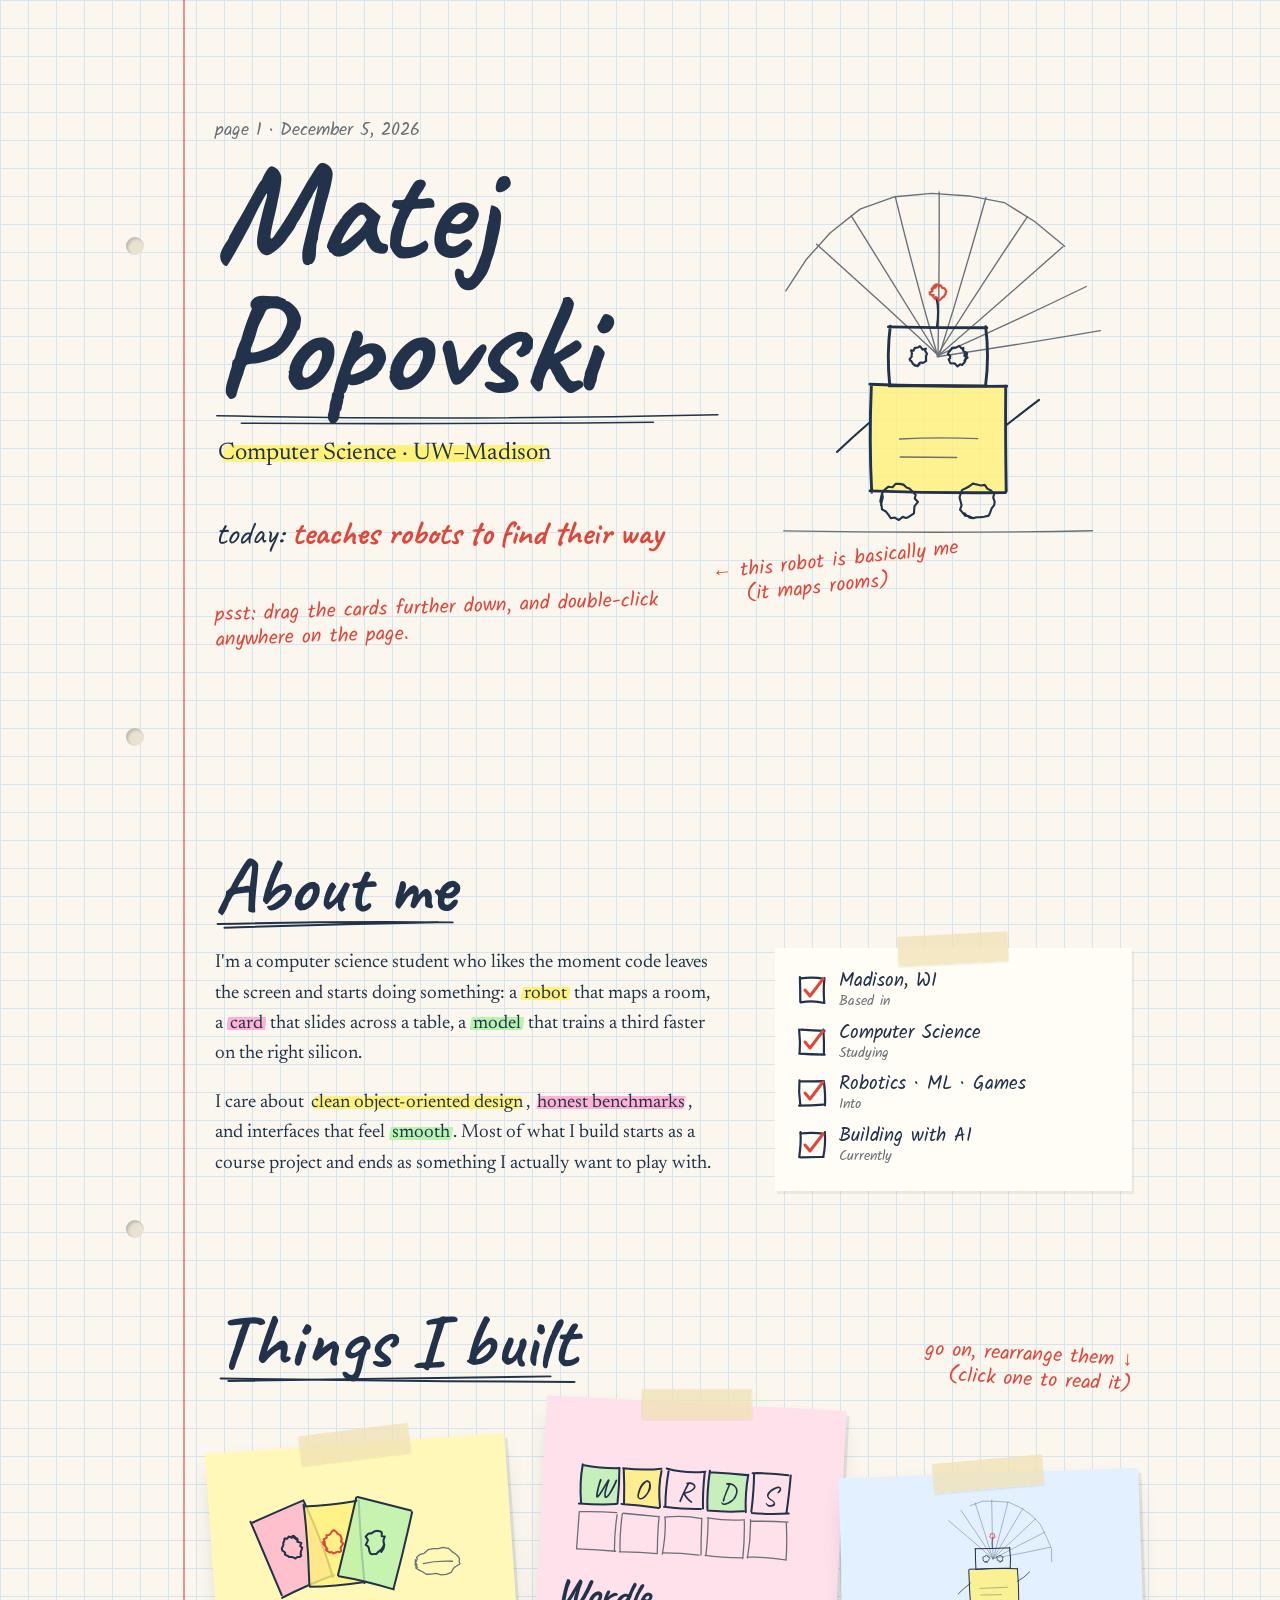
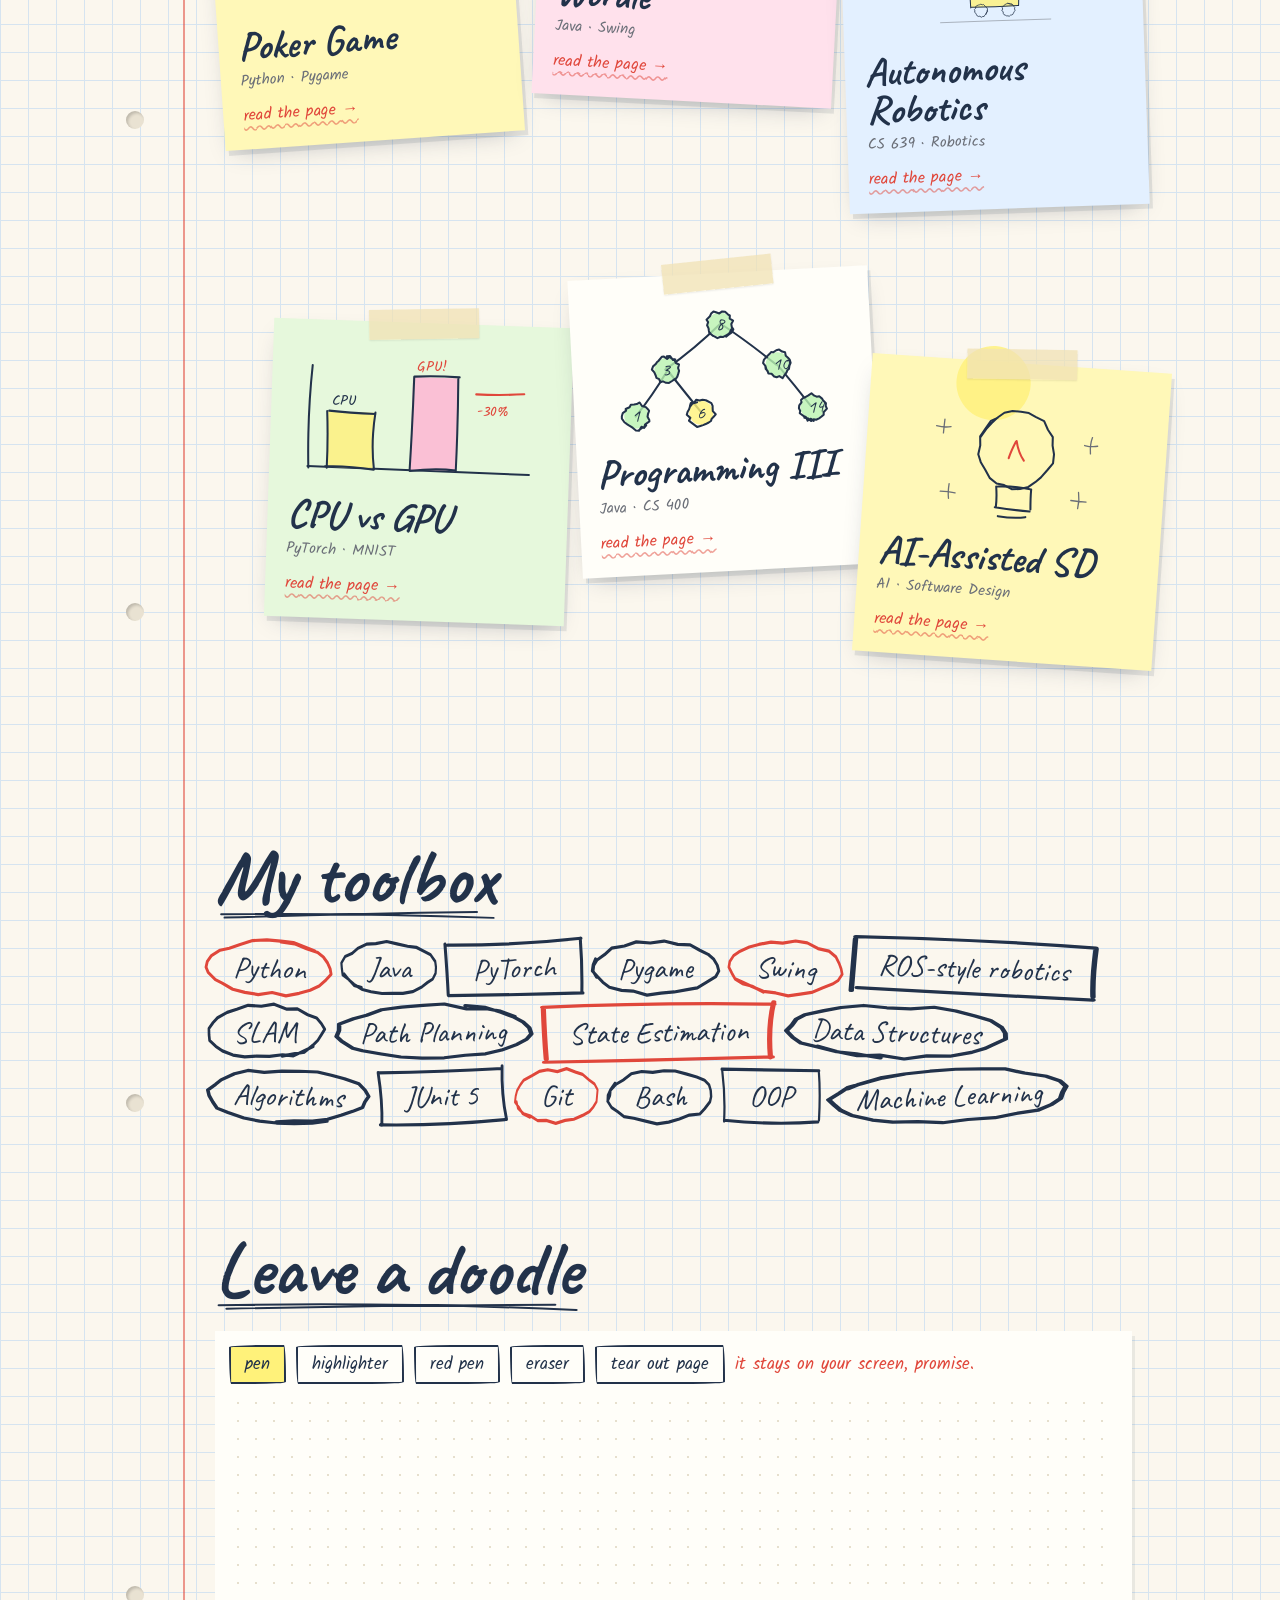
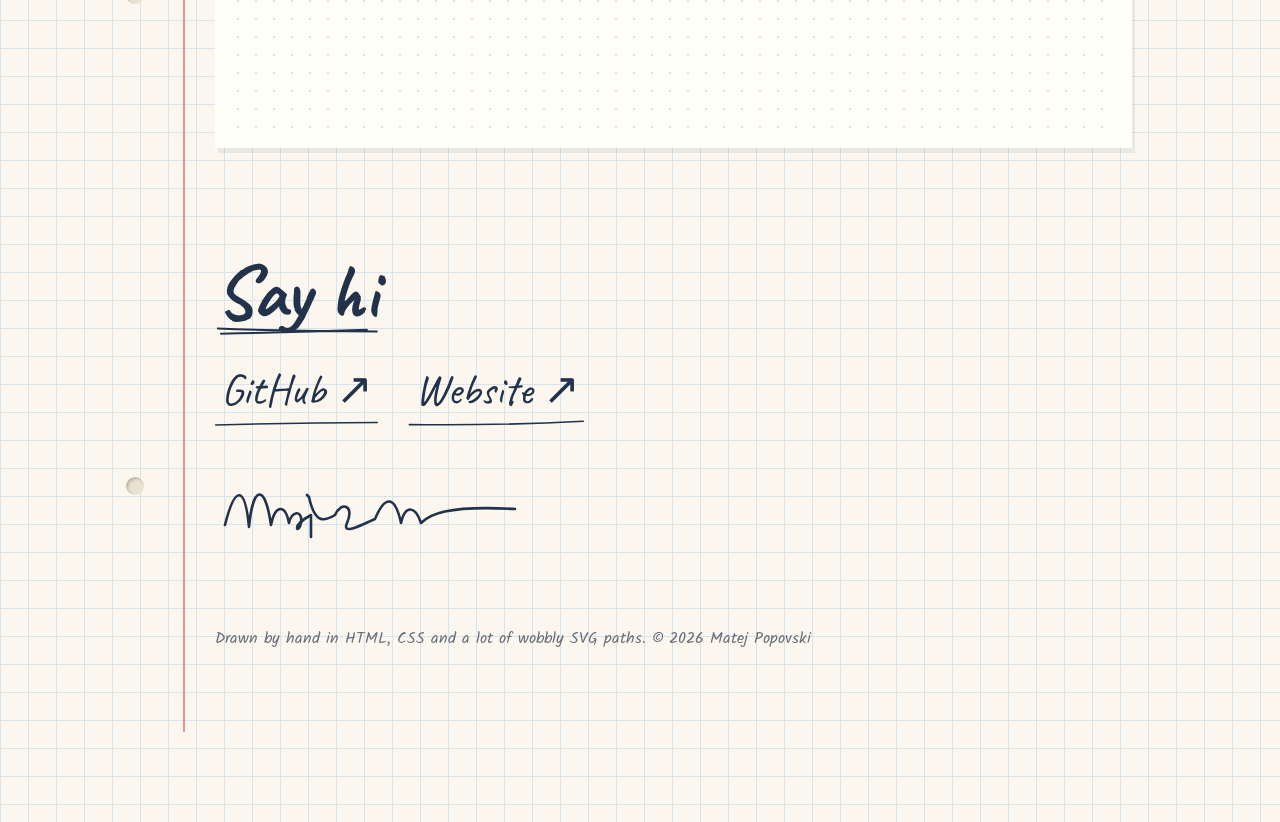
<file: v5-sketchbook/index.html>
<!doctype html>
<html lang="en">
<head>
<meta charset="utf-8" />
<meta name="viewport" content="width=device-width, initial-scale=1" />
<title>Matej's Sketchbook</title>
<meta name="description" content="Matej Popovski's portfolio, drawn in an engineering notebook." />
<link rel="preconnect" href="https://fonts.googleapis.com" />
<link rel="preconnect" href="https://fonts.gstatic.com" crossorigin />
<link href="https://fonts.googleapis.com/css2?family=Caveat:wght@500;700&family=Kalam:wght@400;700&family=Newsreader:ital,opsz,wght@0,6..72,400;0,6..72,500;1,6..72,400&display=swap" rel="stylesheet" />
<style>
/* Layout: one notebook page with a red margin and punched holes; sections flow down the page, projects are draggable taped cards on a board. */
:root {
  --paper: #fbf7ee; --grid: #d6e4f0; --ink: #22324a; --pencil: #6b6f78; --red: #e0473b; --hl-yellow: #fff27a; --hl-pink: #ffb3d4; --hl-green: #b9f3b0; --tape: rgba(240,226,180,.75);
  --hand: "Caveat", "Comic Sans MS", cursive; --note: "Kalam", "Comic Sans MS", cursive; --body: "Newsreader", Georgia, serif;
  color-scheme: light;
}
* { box-sizing: border-box; }
html { scroll-behavior: smooth; }
body { margin: 0; color: var(--ink); font-family: var(--body); font-size: 19px; line-height: 1.6; overflow-x: hidden;
  background-color: var(--paper);
  background-image: linear-gradient(var(--grid) 1px, transparent 1px), linear-gradient(90deg, var(--grid) 1px, transparent 1px);
  background-size: 28px 28px; }
a { color: var(--ink); }
:focus-visible { outline: 3px dashed var(--red); outline-offset: 4px; }
.page { position: relative; max-width: 1080px; margin: 0 auto; padding: 40px clamp(16px, 4vw, 48px) 80px clamp(56px, 9vw, 120px); }
.page::before { content: ""; position: absolute; top: 0; bottom: 0; left: clamp(40px, 6.5vw, 88px); width: 2px; background: rgba(224,71,59,.55); }
.holes { position: absolute; left: clamp(8px, 2vw, 26px); top: 0; bottom: 0; display: flex; flex-direction: column; justify-content: space-around; pointer-events: none; }
.holes i { width: 18px; height: 18px; border-radius: 50%; background: #e9e2d2; box-shadow: inset 2px 2px 3px rgba(0,0,0,.18); }

.sk { position: absolute; inset: 0; width: 100%; height: 100%; overflow: visible; pointer-events: none; }
.sk path, .draw path { fill: none; stroke: var(--ink); stroke-width: 2.2; stroke-linecap: round; stroke-linejoin: round; stroke-dasharray: 1; stroke-dashoffset: 1; transition: stroke-dashoffset 1.4s cubic-bezier(.5,.1,.3,1); }
.in .sk path, .in.draw path, .in .draw path { stroke-dashoffset: 0; }
.draw .red { stroke: var(--red); } .draw .soft { stroke: var(--pencil); stroke-width: 1.4; } .draw .fat { stroke-width: 3; }
.draw .fillY { fill: var(--hl-yellow); stroke: none; opacity: .8; } .draw .fillP { fill: var(--hl-pink); stroke: none; opacity: .8; } .draw .fillG { fill: var(--hl-green); stroke: none; opacity: .8; }

/* type */
h1, h2 { font-family: var(--hand); font-weight: 700; line-height: .95; margin: 0; position: relative; display: inline-block; }
h1 { font-size: clamp(64px, 11vw, 140px); letter-spacing: -0.01em; }
h2 { font-size: clamp(44px, 6.4vw, 76px); margin-bottom: 26px; }
h2 .sk { top: auto; bottom: -10px; height: 18px; }
.note { font-family: var(--note); color: var(--red); font-size: 20px; line-height: 1.25; }
.hl { background: linear-gradient(100deg, transparent 2%, var(--hl-yellow) 4%, var(--hl-yellow) 96%, transparent 98%) no-repeat 0 60% / 0% 70%; transition: background-size 1s cubic-bezier(.6,.1,.3,1) .3s; padding: 0 3px; }
.hl.p { background-image: linear-gradient(100deg, transparent 2%, var(--hl-pink) 4%, var(--hl-pink) 96%, transparent 98%); }
.hl.g { background-image: linear-gradient(100deg, transparent 2%, var(--hl-green) 4%, var(--hl-green) 96%, transparent 98%); }
.in .hl, .hl.in { background-size: 100% 70%; }
section { position: relative; margin-top: clamp(80px, 12vh, 140px); }
.rv { opacity: 0; transform: translateY(16px) rotate(-.4deg); transition: opacity .8s, transform .8s cubic-bezier(.2,1,.3,1); }
.rv.in { opacity: 1; transform: none; }

/* header */
.head { display: grid; grid-template-columns: 1.3fr 1fr; gap: 24px; align-items: center; min-height: min(78vh, 720px); }
.head .date { font-family: var(--note); color: var(--pencil); font-size: 18px; }
.head .role { font-size: 24px; margin: 22px 0 8px; }
.head .verb { font-family: var(--hand); font-size: 34px; color: var(--ink); min-height: 1.3em; }
.head .verb b { color: var(--red); font-weight: 700; }
.selfie { position: relative; aspect-ratio: 1; width: 100%; max-width: 440px; justify-self: center; }
.selfie svg { width: 100%; height: 100%; overflow: visible; }
.selfie .arrow-note { position: absolute; left: -8%; bottom: -2%; transform: rotate(-6deg); }

/* about */
.about { display: grid; grid-template-columns: 1.4fr 1fr; gap: clamp(24px, 5vw, 60px); align-items: start; }
.about p { margin: 0 0 18px; max-width: 34em; }
.checklist { list-style: none; padding: 22px 22px 14px; margin: 0; position: relative; background: #fffdf6; transform: rotate(1.2deg); box-shadow: 2px 3px 0 rgba(34,50,74,.08); }
.checklist li { display: grid; grid-template-columns: 34px 1fr; gap: 8px; align-items: center; margin-bottom: 12px; font-family: var(--note); font-size: 19px; line-height: 1.2; }
.checklist li small { display: block; color: var(--pencil); font-size: 14px; }
.checklist svg { width: 30px; height: 30px; overflow: visible; }
.tape { position: absolute; width: 110px; height: 30px; background: var(--tape); top: -14px; left: 50%; transform: translateX(-50%) rotate(-3deg); box-shadow: 0 1px 2px rgba(0,0,0,.08); }

/* project board */
.board { position: relative; height: 930px; }
.card { position: absolute; width: 300px; background: #fffef9; padding: 22px 20px 18px; box-shadow: 3px 5px 0 rgba(34,50,74,.1), 0 10px 26px -12px rgba(34,50,74,.35); cursor: grab; touch-action: none; user-select: none; -webkit-user-select: none; transition: box-shadow .2s, transform .35s cubic-bezier(.2,1.4,.4,1); }
.card.yellow { background: #fff8b8; } .card.pink { background: #ffe1ec; } .card.blue { background: #e3f0ff; } .card.green { background: #e6f8dc; }
.card:hover { box-shadow: 5px 9px 0 rgba(34,50,74,.12), 0 18px 34px -12px rgba(34,50,74,.4); }
.card.dragging { cursor: grabbing; transition: box-shadow .2s; z-index: 50 !important; }
.card .doodle { height: 140px; margin: 4px 0 10px; }
.card .doodle svg { width: 100%; height: 100%; overflow: visible; }
.card h3 { font-family: var(--hand); font-size: 40px; line-height: .95; margin: 0 0 4px; }
.card .tag { font-family: var(--note); font-size: 15px; color: var(--pencil); }
.card .open { margin-top: 10px; font-family: var(--note); font-size: 16px; color: var(--red); background: none; border: 0; padding: 0; cursor: pointer; text-decoration: underline wavy rgba(224,71,59,.5); text-underline-offset: 5px; }
.board-note { position: absolute; right: 0; top: -60px; transform: rotate(3deg); text-align: right; }

/* detail view */
.detail { position: fixed; inset: 0; z-index: 80; display: grid; place-items: center; padding: 16px; background: rgba(251,247,238,.75); backdrop-filter: blur(3px); -webkit-backdrop-filter: blur(3px); opacity: 0; pointer-events: none; transition: opacity .3s; }
.detail.on { opacity: 1; pointer-events: auto; }
.detail .sheet { position: relative; width: min(620px, 100%); max-height: 88vh; overflow: auto; background: #fffef9; padding: clamp(24px, 4vw, 40px); box-shadow: 4px 6px 0 rgba(34,50,74,.12), 0 30px 60px -20px rgba(34,50,74,.45); transform: rotate(-1deg) scale(.92); transition: transform .45s cubic-bezier(.2,1.4,.4,1); }
.detail.on .sheet { transform: rotate(-1deg) scale(1); }
.detail .doodle { height: 200px; }
.detail .doodle svg { width: 100%; height: 100%; overflow: visible; }
.detail h3 { font-family: var(--hand); font-size: clamp(48px, 7vw, 68px); line-height: .95; margin: 10px 0 6px; }
.detail ul { padding-left: 0; list-style: none; font-family: var(--note); font-size: 19px; }
.detail li::before { content: "→ "; color: var(--red); }
.detail .go { display: inline-block; font-family: var(--hand); font-size: 30px; font-weight: 700; color: var(--ink); text-decoration: none; padding: 4px 16px; position: relative; }
.detail .go:hover { color: var(--red); }
.detail .x { position: absolute; right: 16px; top: 10px; font-family: var(--hand); font-size: 36px; background: none; border: 0; cursor: pointer; color: var(--pencil); }

/* skills */
.skills { display: flex; flex-wrap: wrap; gap: 18px 26px; padding: 6px 0; }
.skill { position: relative; font-family: var(--hand); font-size: 30px; padding: 8px 18px; line-height: 1; }
.skill svg { position: absolute; inset: -6px -10px; width: calc(100% + 20px); height: calc(100% + 12px); overflow: visible; }

/* doodle pad */
.pad { position: relative; background: #fffef9; box-shadow: 3px 5px 0 rgba(34,50,74,.08); padding: 14px; transform: rotate(-.6deg); }
.pad canvas { display: block; width: 100%; height: 340px; touch-action: none; cursor: crosshair; background-image: radial-gradient(circle, #e6dfcd 1px, transparent 1.2px); background-size: 18px 18px; }
.pad .tools { display: flex; gap: 10px; flex-wrap: wrap; align-items: center; margin-bottom: 10px; font-family: var(--note); }
.pad button { font-family: var(--note); font-size: 17px; color: var(--ink); background: none; border: 2px solid var(--ink); border-radius: 255px 15px 225px 15px / 15px 225px 15px 255px; padding: 4px 14px; cursor: pointer; }
.pad button.on { background: var(--hl-yellow); }

/* contact */
.contact .links { display: flex; gap: 30px; flex-wrap: wrap; font-family: var(--hand); font-size: 44px; }
.contact .links a { position: relative; text-decoration: none; padding: 0 6px; }
.contact .links a:hover { color: var(--red); }
.sign { margin-top: 40px; width: min(320px, 70%); }
.sign path { stroke-width: 2.6; }
footer { margin-top: 60px; font-family: var(--note); color: var(--pencil); font-size: 16px; }

/* easter eggs */
.coffee { position: absolute; width: 170px; height: 170px; pointer-events: none; opacity: 0; transition: opacity 3s; z-index: 0; }
.coffee.on { opacity: .55; }
.walker { position: fixed; bottom: 6px; left: -60px; width: 40px; height: 60px; z-index: 40; cursor: pointer; animation: walk 38s linear infinite; }
.walker svg { width: 100%; height: 100%; overflow: visible; }
.walker .leg1 { transform-origin: 20px 40px; animation: legs .5s ease-in-out infinite alternate; }
.walker .leg2 { transform-origin: 20px 40px; animation: legs .5s ease-in-out infinite alternate-reverse; }
.walker.jump { animation-play-state: paused; }
.walker.jump svg { animation: hop .6s cubic-bezier(.3,1.6,.5,1); }
.walker .say { position: absolute; bottom: 62px; left: 10px; font-family: var(--note); font-size: 16px; white-space: nowrap; background: #fff; border: 2px solid var(--ink); border-radius: 12px; padding: 2px 10px; opacity: 0; transition: opacity .2s; }
.walker.jump .say { opacity: 1; }
@keyframes walk { from { left: -60px; } to { left: calc(100vw + 60px); } }
@keyframes legs { from { transform: rotate(-22deg); } to { transform: rotate(22deg); } }
@keyframes hop { 50% { transform: translateY(-34px); } }
.star-doodle { position: absolute; width: 46px; height: 46px; pointer-events: none; z-index: 30; }

@media (max-width: 820px) {
  .head { grid-template-columns: 1fr; min-height: auto; }
  .selfie { max-width: 300px; }
  .about { grid-template-columns: 1fr; }
  .board { height: auto; display: grid; gap: 34px; }
  .card { position: relative; left: auto !important; top: auto !important; width: 100%; cursor: pointer; touch-action: auto; }
  .board-note { position: static; transform: rotate(-2deg); text-align: left; margin: -10px 0 10px; }
  .walker { display: none; }
  .contact .links { font-size: 36px; }
}
@media (prefers-reduced-motion: reduce) {
  html { scroll-behavior: auto; }
  .sk path, .draw path { transition: none; stroke-dashoffset: 0; }
  .hl { transition: none; background-size: 100% 70%; } .rv { opacity: 1; transform: none; transition: none; }
  .walker { display: none; }
}
</style>
</head>
<body>
<div class="page" id="page">
  <div class="holes" aria-hidden="true"><i></i><i></i><i></i><i></i><i></i><i></i><i></i><i></i></div>

  <header class="head">
    <div class="rv">
      <div class="date" id="date"></div>
      <h1 id="name"><span id="nameText"></span><svg class="sk" viewBox="0 0 600 40" preserveAspectRatio="none" style="top:auto;bottom:-18px;height:28px" aria-hidden="true"><path class="red" pathLength="1" id="nameLine" /></svg></h1>
      <p class="role"><span class="hl" id="role"></span></p>
      <p class="verb" id="verb" aria-live="polite"></p>
      <p class="note" style="transform:rotate(-2deg);margin-top:24px">psst: drag the cards further down, and double-click anywhere on the page.</p>
    </div>
    <div class="selfie rv">
      <svg viewBox="0 0 400 400" class="draw" id="selfie" aria-label="A doodle of a little robot scanning the room"></svg>
      <div class="arrow-note note">← this robot is basically me<br>&nbsp;&nbsp;&nbsp;&nbsp;(it maps rooms)</div>
    </div>
  </header>

  <section id="about">
    <h2 class="rv">About me<svg class="sk" viewBox="0 0 300 20" preserveAspectRatio="none" aria-hidden="true"><path pathLength="1" class="fat" /></svg></h2>
    <div class="about">
      <div class="rv" id="aboutText"></div>
      <ul class="checklist rv" id="facts"><span class="tape"></span></ul>
    </div>
  </section>

  <section id="work">
    <h2 class="rv">Things I built<svg class="sk" viewBox="0 0 300 20" preserveAspectRatio="none" aria-hidden="true"><path pathLength="1" class="fat" /></svg></h2>
    <div class="board" id="board">
      <div class="board-note note">go on, rearrange them ↓<br>(click one to read it)</div>
    </div>
  </section>

  <section id="skills">
    <h2 class="rv">My toolbox<svg class="sk" viewBox="0 0 300 20" preserveAspectRatio="none" aria-hidden="true"><path pathLength="1" class="fat" /></svg></h2>
    <div class="skills" id="skillList"></div>
  </section>

  <section id="pad">
    <h2 class="rv">Leave a doodle<svg class="sk" viewBox="0 0 300 20" preserveAspectRatio="none" aria-hidden="true"><path pathLength="1" class="fat" /></svg></h2>
    <div class="pad rv">
      <div class="tools"><button data-tool="pen" class="on">pen</button><button data-tool="hl">highlighter</button><button data-tool="red">red pen</button><button data-tool="erase">eraser</button><button data-tool="clear">tear out page</button><span class="note" style="font-size:17px">it stays on your screen, promise.</span></div>
      <canvas id="padCanvas" aria-label="Drawing pad"></canvas>
    </div>
  </section>

  <section class="contact" id="contact">
    <h2 class="rv">Say hi<svg class="sk" viewBox="0 0 300 20" preserveAspectRatio="none" aria-hidden="true"><path pathLength="1" class="fat" /></svg></h2>
    <div class="links rv" id="links"></div>
    <svg class="sign draw" viewBox="0 0 320 90" aria-label="Signature"><path pathLength="1" d="M10 60 C 20 20, 30 20, 34 62 C 38 20, 50 18, 56 60 C 60 40, 70 38, 74 58 C 76 46, 88 44, 86 58 C 84 70, 74 62, 96 50 L 96 72 M 92 30 L 94 32 C 100 60, 110 56, 120 50 C 126 36, 140 40, 132 58 C 126 72, 150 58, 160 54 C 170 30, 180 30, 186 58 C 190 40, 200 40, 206 58 C 214 50, 230 40, 300 44" /></svg>
    <footer>Drawn by hand in HTML, CSS and a lot of wobbly SVG paths. © <span id="yr"></span> Matej Popovski</footer>
  </section>

  <svg class="coffee" id="coffee" viewBox="0 0 100 100" aria-hidden="true"><circle cx="50" cy="50" r="40" fill="none" stroke="#b07a4a" stroke-width="5" opacity=".6"/><circle cx="50" cy="50" r="36" fill="none" stroke="#c8935f" stroke-width="2" opacity=".5"/><path d="M85 40 q6 2 4 8" stroke="#b07a4a" stroke-width="3" fill="none" opacity=".5"/></svg>
</div>

<div class="walker" id="walker" title="hi" aria-hidden="true">
  <span class="say">hi! hire Matej!</span>
  <svg viewBox="0 0 40 60"><g fill="none" stroke="#22324a" stroke-width="2.4" stroke-linecap="round"><circle cx="20" cy="9" r="7" fill="#fbf7ee"/><path d="M20 16 V40"/><path d="M20 24 L10 32 M20 24 L30 30"/><path class="leg1" d="M20 40 L14 58"/><path class="leg2" d="M20 40 L26 58"/></g></svg>
</div>

<div class="detail" id="detail" role="dialog" aria-modal="true" aria-label="Project details"><div class="sheet" id="sheet"></div></div>

<script src="../shared/data.js"></script>
<script>
(() => {
  "use strict";
  const D = window.PORTFOLIO;
  const $ = (s, el = document) => el.querySelector(s);
  const $$ = (s, el = document) => [...el.querySelectorAll(s)];
  const esc = (s) => String(s).replace(/[&<>"']/g, (c) => ({ "&": "&amp;", "<": "&lt;", ">": "&gt;", '"': "&quot;", "'": "&#39;" }[c]));
  const reduced = matchMedia("(prefers-reduced-motion: reduce)").matches;
  const narrow = () => matchMedia("(max-width: 820px)").matches;

  /* ---------- wobbly drawing helpers ---------- */
  let seed = 7; const r = () => ((seed = (seed * 16807) % 2147483647) / 2147483647);
  const j = (n) => (r() - 0.5) * 2 * n;
  const f = (n) => n.toFixed(1);
  function line(x1, y1, x2, y2, w = 1.6) {
    const mx = (x1 + x2) / 2 + j(w * 2), my = (y1 + y2) / 2 + j(w * 2);
    return `M${f(x1 + j(w))} ${f(y1 + j(w))} Q${f(mx)} ${f(my)} ${f(x2 + j(w))} ${f(y2 + j(w))}`;
  }
  const dline = (x1, y1, x2, y2, w) => line(x1, y1, x2, y2, w) + " " + line(x1, y1, x2, y2, w);
  const rect = (x, y, w, h, k = 1.6) => [line(x, y, x + w, y, k), line(x + w, y, x + w, y + h, k), line(x + w, y + h, x, y + h, k), line(x, y + h, x, y, k)].join(" ");
  function ellipse(cx, cy, rx, ry, k = 2, turns = 1.12) {
    const n = 28, start = r() * Math.PI * 2; let d = "";
    for (let i = 0; i <= n * turns; i++) { const a = start + (i / n) * Math.PI * 2; const x = cx + Math.cos(a) * (rx + j(k)), y = cy + Math.sin(a) * (ry + j(k)); d += (i ? " L" : "M") + f(x) + " " + f(y); }
    return d;
  }
  const P = (d, cls = "") => `<path pathLength="1" class="${cls}" d="${d}" />`;
  const fill = (d, cls) => `<path class="${cls}" d="${d}" style="stroke-dasharray:none" />`;

  /* ---------- doodles ---------- */
  function robotDoodle(w = 400) {
    const s = w / 400; let o = "";
    for (let k = 0; k < 9; k++) { const a = -2.4 + k * 0.28; o += P(line(200 * s, 170 * s, (200 + Math.cos(a) * 170) * s, (170 + Math.sin(a) * 170) * s, 1), "soft red"); }
    o += P(ellipse(200 * s, 170 * s, 170 * s, 170 * s, 3, 0.35), "soft");
    o += fill(`M${130 * s} ${200 * s} h${140 * s} v${110 * s} h${-140 * s}z`, "fillY");
    o += P(rect(130 * s, 200 * s, 140 * s, 110 * s), "fat");
    o += P(rect(150 * s, 140 * s, 100 * s, 60 * s), "fat");
    o += P(ellipse(180 * s, 170 * s, 9 * s, 9 * s)) + P(ellipse(220 * s, 170 * s, 9 * s, 9 * s));
    o += P(line(200 * s, 140 * s, 200 * s, 110 * s)) + P(ellipse(200 * s, 104 * s, 7 * s, 7 * s), "red");
    o += P(ellipse(160 * s, 320 * s, 18 * s, 18 * s)) + P(ellipse(240 * s, 320 * s, 18 * s, 18 * s));
    o += P(line(130 * s, 240 * s, 96 * s, 270 * s)) + P(line(270 * s, 240 * s, 304 * s, 214 * s));
    o += P(line(160 * s, 255 * s, 240 * s, 255 * s, 1), "soft") + P(line(160 * s, 275 * s, 220 * s, 275 * s, 1), "soft");
    o += P(line(40 * s, 350 * s, 360 * s, 350 * s, 2), "soft");
    return o;
  }
  const doodles = [
    () => { // poker: fanned cards
      let o = ""; [[-18, 50, "fillP"], [0, 80, "fillY"], [18, 110, "fillG"]].forEach(([rot, x, c], k) => {
        o += `<g transform="rotate(${rot} ${x + 30} 120)">${fill(`M${x} 30 h60 v86 h-60z`, c)}${P(rect(x, 30, 60, 86))}${P(ellipse(x + 30, 72, 10, 12), k === 1 ? "red" : "")}</g>`; });
      return o + P(ellipse(220, 100, 24, 14), "soft") + P(line(205, 100, 236, 100, 1), "soft");
    },
    () => { // wordle tiles
      let o = ""; const c = ["fillG", "fillY", "", "fillG", ""]; "WORDS".split("").forEach((ch, k) => { const x = 20 + k * 46; if (c[k]) o += fill(`M${x} 40 h40 v40 h-40z`, c[k]); o += P(rect(x, 40, 40, 40)); o += `<text x="${x + 12}" y="72" font-family="Caveat" font-size="30" fill="#22324a">${ch}</text>`; });
      for (let k = 0; k < 5; k++) o += P(rect(20 + k * 46, 90, 40, 40, 1.2), "soft");
      return o;
    },
    () => `<g transform="translate(68,-4) scale(.37)">${robotDoodle(400)}</g>`,
    () => { // bar race
      let o = P(line(20, 125, 260, 125)) + P(line(20, 125, 20, 15));
      o += fill("M40 125 v-60 h50 v60z", "fillY") + P(rect(40, 65, 50, 60)) + fill("M130 125 v-100 h50 v100z", "fillP") + P(rect(130, 25, 50, 100));
      o += `<text x="44" y="58" font-family="Kalam" font-size="15" fill="#22324a">CPU</text><text x="134" y="18" font-family="Kalam" font-size="15" fill="#e0473b">GPU!</text>`;
      return o + P(line(200, 40, 250, 40), "red") + `<text x="200" y="64" font-family="Kalam" font-size="14" fill="#e0473b">-30%</text>`;
    },
    () => { // binary tree
      const n = [[140, 22], [80, 68], [200, 68], [45, 116], [115, 116], [235, 116]]; let o = "";
      [[0, 1], [0, 2], [1, 3], [1, 4], [2, 5]].forEach(([a, b]) => (o += P(line(...n[a], ...n[b]))));
      n.forEach(([x, y], k) => { o += fill(`M${x - 13} ${y} a13 13 0 1 0 26 0 a13 13 0 1 0 -26 0`, k === 4 ? "fillY" : "fillG") + P(ellipse(x, y, 14, 14)); o += `<text x="${x - 5}" y="${y + 6}" font-family="Caveat" font-size="20" fill="#22324a">${[8, 3, 10, 1, 6, 14][k]}</text>`; });
      return o;
    },
    () => { // lightbulb + sparkles
      let o = fill("M110 30 a40 40 0 1 1 1 0z", "fillY") + P(ellipse(140, 60, 40, 42)) + P(rect(122, 102, 36, 22)) + P(line(126, 132, 154, 132));
      o += P(line(132, 70, 140, 50) + " " + line(140, 50, 148, 70), "red");
      [[60, 40], [220, 50], [210, 110], [70, 110]].forEach(([x, y]) => (o += P(line(x - 8, y, x + 8, y, 1) + " " + line(x, y - 8, x, y + 8, 1), "soft")));
      return o;
    },
  ];

  /* ---------- content ---------- */
  $("#nameText").textContent = D.name;
  $("#role").textContent = D.role;
  $("#yr").textContent = new Date().getFullYear();
  $("#date").textContent = "page 1 · " + new Date().toLocaleDateString("en-US", { month: "long", day: "numeric", year: "numeric" });
  $("#nameLine").setAttribute("d", line(4, 22, 596, 18, 4) + " " + line(30, 30, 520, 28, 3));
  $$("h2 .sk path").forEach((p) => p.setAttribute("d", line(4, 10, 296, 12, 3) + " " + line(10, 14, 280, 9, 2)));
  $("#selfie").innerHTML = robotDoodle(400);
  (() => { const el = $("#verb"); let i = 0; const show = () => { el.innerHTML = `today: <b>${esc(D.verbs[i++ % D.verbs.length])}</b>`; }; show(); setInterval(show, 3000); })();

  const hlWords = ["robot", "card", "model", "clean object-oriented design", "honest benchmarks", "smooth"];
  $("#aboutText").innerHTML = D.about.map((p) => {
    let h = esc(p);
    hlWords.forEach((w, k) => { h = h.replace(new RegExp(`\\b(${w})\\b`), `<span class="hl ${["", "p", "g"][k % 3]}">$1</span>`); });
    return `<p>${h}</p>`;
  }).join("");
  $("#facts").insertAdjacentHTML("beforeend", D.facts.map((x) => `<li><svg viewBox="0 0 30 30" class="draw">${P(rect(3, 3, 24, 24, 1))}${P("M8 15 L13 21 L26 4", "red fat")}</svg><span>${esc(x.v)}<small>${esc(x.k)}</small></span></li>`).join(""));

  // cards
  const board = $("#board");
  const colors = ["yellow", "pink", "blue", "green", "", "yellow"];
  const spots = [[0, 40, -4], [360, 0, 3], [700, 70, -2], [60, 520, 2], [400, 470, -3], [720, 560, 4]];
  D.projects.forEach((p, i) => {
    const c = document.createElement("article");
    c.className = `card rv ${colors[i % colors.length]}`;
    const [x, y, rot] = spots[i % spots.length];
    c.style.left = (x / 1020) * 100 + "%"; c.style.top = y + "px"; c.style.setProperty("--rot", rot + "deg"); c.style.transform = `rotate(${rot}deg)`; c.style.zIndex = i + 1;
    c.innerHTML = `<span class="tape"></span><div class="doodle"><svg viewBox="0 0 280 140" class="draw">${doodles[i % doodles.length]()}</svg></div>
      <h3>${esc(p.title)}</h3><div class="tag">${esc(p.tag)}</div><button class="open" data-i="${i}">read the page →</button>`;
    board.append(c);
    let sx, sy, ox, oy, moved = false, top = 10;
    c.addEventListener("pointerdown", (e) => {
      if (narrow() || e.target.closest(".open")) return;
      moved = false; c.classList.add("dragging"); c.setPointerCapture(e.pointerId);
      c.style.zIndex = 40 + (++top);
      sx = e.clientX; sy = e.clientY; ox = c.offsetLeft; oy = c.offsetTop;
      c.style.transform = `rotate(0deg) scale(1.04)`;
    });
    c.addEventListener("pointermove", (e) => {
      if (!c.classList.contains("dragging")) return;
      const dx = e.clientX - sx, dy = e.clientY - sy; if (Math.abs(dx) + Math.abs(dy) > 4) moved = true;
      c.style.left = Math.max(-40, Math.min(board.clientWidth - c.offsetWidth + 40, ox + dx)) + "px";
      c.style.top = Math.max(-30, Math.min(board.clientHeight - 200, oy + dy)) + "px";
    });
    c.addEventListener("pointerup", () => {
      if (!c.classList.contains("dragging")) return;
      c.classList.remove("dragging"); c.style.zIndex = 20 + top;
      const nr = Math.round(j(5)); c.style.transform = `rotate(${nr}deg)`;
      if (!moved) openDetail(i);
    });
    c.querySelector(".open").addEventListener("click", () => openDetail(i));
    if (narrow()) c.addEventListener("click", (e) => { if (!e.target.closest(".open")) openDetail(i); });
  });

  const detail = $("#detail"), sheet = $("#sheet");
  let lastFocus;
  function openDetail(i) {
    const p = D.projects[i]; lastFocus = document.activeElement;
    sheet.innerHTML = `<button class="x" aria-label="Close">×</button><div class="doodle"><svg viewBox="0 0 280 140" class="draw">${doodles[i % doodles.length]()}</svg></div>
      <div class="tag note" style="color:var(--pencil)">${esc(p.tag)} · ${esc(p.rank + p.suit)}</div><h3>${esc(p.title)}</h3><p>${esc(p.blurb)}</p>
      <ul>${p.bullets.map((b) => `<li>${esc(b)}</li>`).join("")}</ul>
      <a class="go" href="${esc(p.url)}" target="_blank" rel="noopener">see the code on GitHub ↗<svg class="sk" viewBox="0 0 300 50" preserveAspectRatio="none" aria-hidden="true">${P(ellipse(150, 25, 150, 24, 3), "red")}</svg></a>`;
    detail.classList.add("on");
    requestAnimationFrame(() => requestAnimationFrame(() => { sheet.classList.add("in"); sheet.querySelector(".draw").classList.add("in"); }));
    sheet.querySelector(".x").focus();
  }
  const closeDetail = () => { detail.classList.remove("on"); sheet.classList.remove("in"); if (lastFocus) lastFocus.focus(); };
  detail.addEventListener("click", (e) => { if (e.target === detail || e.target.closest(".x")) closeDetail(); });
  addEventListener("keydown", (e) => { if (e.key === "Escape") closeDetail(); });

  // skills
  $("#skillList").innerHTML = D.skills.map((s, k) => `<span class="skill rv" style="transform:rotate(${f(j(3))}deg)">${esc(s)}<svg viewBox="0 0 100 40" preserveAspectRatio="none" class="draw" aria-hidden="true">${P(k % 3 === 2 ? rect(2, 2, 96, 36, 1.4) : ellipse(50, 20, 48, 18, 1.6), k % 4 === 0 ? "red" : "")}</svg></span>`).join("");

  // links
  $("#links").innerHTML = D.links.map((l) => `<a href="${esc(l.url)}" target="_blank" rel="noopener">${esc(l.label)} ↗<svg class="sk" viewBox="0 0 200 20" preserveAspectRatio="none" style="top:auto;bottom:-6px;height:14px" aria-hidden="true">${P(line(2, 10, 198, 8, 2), "red")}</svg></a>`).join("");

  /* ---------- reveal on scroll ---------- */
  const io = new IntersectionObserver((ens) => ens.forEach((en) => { if (en.isIntersecting) { en.target.classList.add("in"); $$(".draw, .hl", en.target).forEach((d) => d.classList.add("in")); io.unobserve(en.target); } }), { threshold: 0.15 });
  $$(".rv, .draw, h1").forEach((el) => io.observe(el));

  /* ---------- doodle pad ---------- */
  const cv = $("#padCanvas"), ctx = cv.getContext("2d");
  let tool = "pen", drawing = false, last;
  const DPR = Math.min(devicePixelRatio || 1, 2);
  const sizePad = () => { const img = cv.width ? ctx.getImageData(0, 0, cv.width, cv.height) : null; const rr = cv.getBoundingClientRect(); cv.width = rr.width * DPR; cv.height = rr.height * DPR; if (img) ctx.putImageData(img, 0, 0); };
  sizePad(); new ResizeObserver(sizePad).observe(cv);
  $$(".pad button").forEach((b) => b.addEventListener("click", () => {
    if (b.dataset.tool === "clear") { cv.animate([{ transform: "rotate(0)" }, { transform: "rotate(-3deg) translateY(-8px)", opacity: .2 }, { transform: "rotate(0)", opacity: 1 }], { duration: 500 }); setTimeout(() => ctx.clearRect(0, 0, cv.width, cv.height), 220); return; }
    $$(".pad button").forEach((x) => x.classList.remove("on")); b.classList.add("on"); tool = b.dataset.tool;
  }));
  const pt = (e) => { const rr = cv.getBoundingClientRect(); return [(e.clientX - rr.left) * DPR, (e.clientY - rr.top) * DPR]; };
  cv.addEventListener("pointerdown", (e) => { drawing = true; last = pt(e); cv.setPointerCapture(e.pointerId); });
  cv.addEventListener("pointermove", (e) => {
    if (!drawing) return; const p = pt(e);
    ctx.globalCompositeOperation = tool === "erase" ? "destination-out" : tool === "hl" ? "multiply" : "source-over";
    ctx.strokeStyle = tool === "hl" ? "rgba(255,242,122,.6)" : tool === "red" ? "#e0473b" : "#22324a";
    ctx.lineWidth = (tool === "hl" ? 22 : tool === "erase" ? 26 : 3) * DPR; ctx.lineCap = "round"; ctx.lineJoin = "round";
    ctx.beginPath(); ctx.moveTo(...last); ctx.lineTo(...p); ctx.stroke(); last = p;
  });
  cv.addEventListener("pointerup", () => (drawing = false));

  /* ---------- easter eggs ---------- */
  // a coffee ring appears after a while
  setTimeout(() => { const c = $("#coffee"); c.style.left = (55 + Math.random() * 30) + "%"; c.style.top = (900 + Math.random() * 1200) + "px"; c.classList.add("on"); }, 25000);
  // the walker says hi
  const walker = $("#walker");
  walker.addEventListener("click", () => { walker.classList.add("jump"); setTimeout(() => walker.classList.remove("jump"), 1600); });
  // double-click doodles a star
  $("#page").addEventListener("dblclick", (e) => {
    if (e.target.closest(".card, .pad, a, button")) return;
    const rr = $("#page").getBoundingClientRect();
    const s = document.createElementNS("http://www.w3.org/2000/svg", "svg");
    s.setAttribute("viewBox", "0 0 50 50"); s.setAttribute("class", "star-doodle draw"); s.setAttribute("aria-hidden", "true");
    s.style.left = (e.clientX - rr.left - 23) + "px"; s.style.top = (e.clientY - rr.top - 23) + "px";
    const pts = Array.from({ length: 11 }, (_, k) => { const a = -Math.PI / 2 + k * Math.PI * 4 / 5; return [25 + Math.cos(a) * 22, 25 + Math.sin(a) * 22]; });
    s.innerHTML = P(pts.map(([x, y], k) => (k ? "L" : "M") + f(x + j(1.5)) + " " + f(y + j(1.5))).join(" "), ["red", "", "red"][Math.floor(r() * 3)]);
    $("#page").append(s);
    requestAnimationFrame(() => requestAnimationFrame(() => s.classList.add("in")));
    getSelection()?.removeAllRanges();
  });
})();
</script>
</body>
</html>
</file>
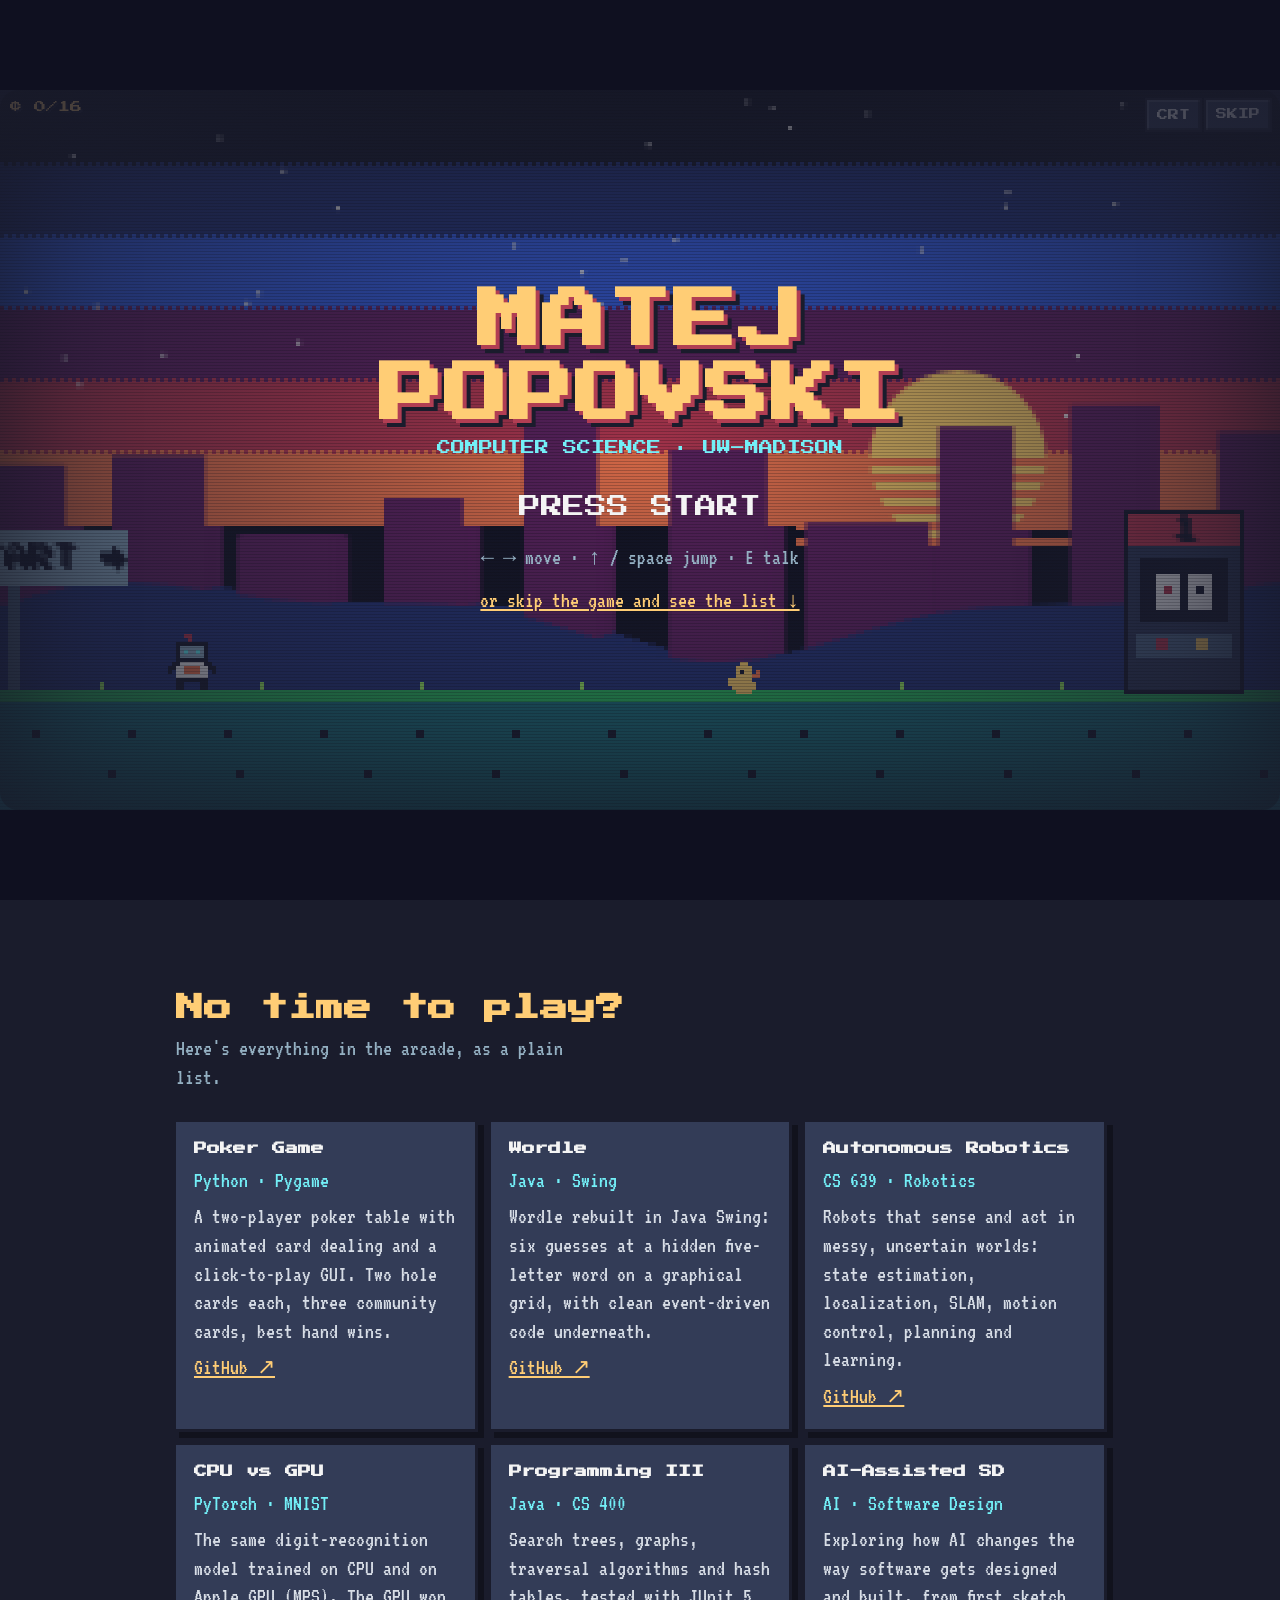
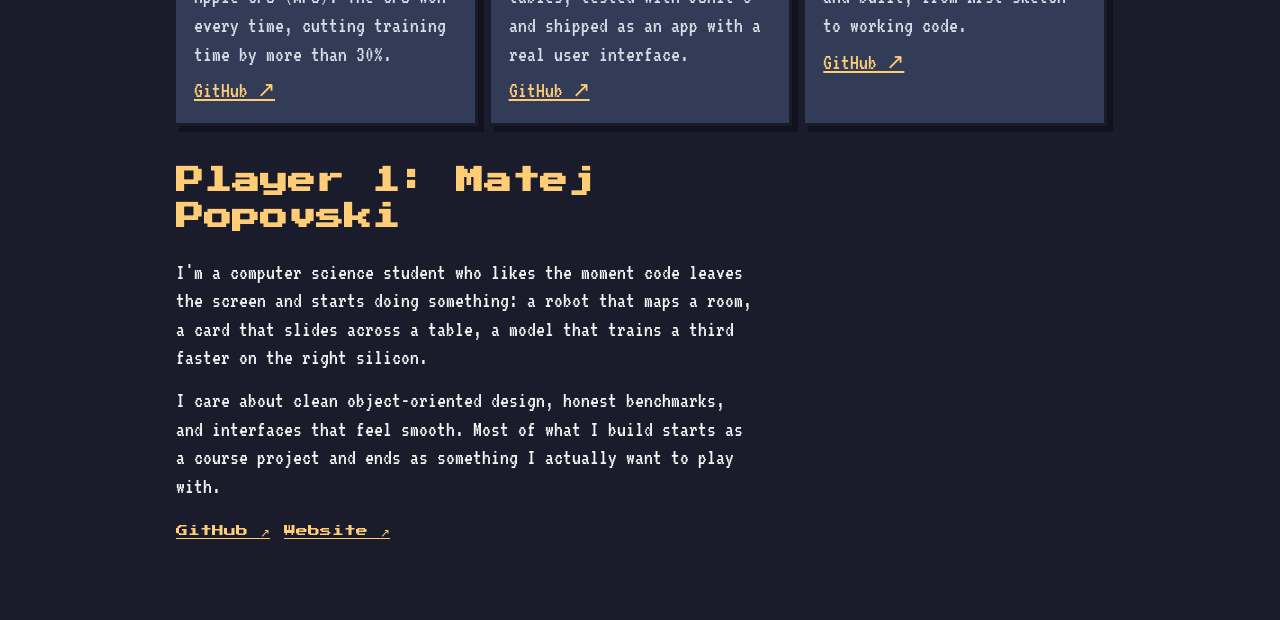
<file: v6-arcade/index.html>
<!doctype html>
<html lang="en">
<head>
<meta charset="utf-8" />
<meta name="viewport" content="width=device-width, initial-scale=1, viewport-fit=cover" />
<title>Matej Popovski · Arcade</title>
<meta name="description" content="Matej Popovski's portfolio as a tiny pixel-art platformer." />
<link rel="preconnect" href="https://fonts.googleapis.com" />
<link rel="preconnect" href="https://fonts.gstatic.com" crossorigin />
<link href="https://fonts.googleapis.com/css2?family=Press+Start+2P&family=VT323&display=swap" rel="stylesheet" />
<style>
/* Layout: the game fills the first screen (canvas + HUD + dialogue + touch pad); a plain project list follows for people in a hurry. */
:root {
  --navy: #1a1c2c; --plum: #5d275d; --red: #b13e53; --orange: #ef7d57; --yellow: #ffcd75; --lime: #a7f070; --green: #38b764;
  --teal: #257179; --deep: #29366f; --blue: #3b5dc9; --sky: #41a6f6; --cyan: #73eff7; --white: #f4f4f4; --grey: #94b0c2; --slate: #566c86; --ink: #333c57;
  --px: "Press Start 2P", "Courier New", monospace; --term: "VT323", ui-monospace, monospace;
  color-scheme: dark;
}
* { box-sizing: border-box; }
html, body { margin: 0; background: var(--navy); color: var(--white); font-family: var(--term); font-size: 22px; line-height: 1.3; }
a { color: var(--yellow); }
:focus-visible { outline: 3px solid var(--yellow); outline-offset: 3px; }
.sr { position: absolute; width: 1px; height: 1px; overflow: hidden; clip: rect(0 0 0 0); white-space: nowrap; }

#game { position: relative; height: 100vh; height: 100svh; min-height: 420px; display: grid; place-items: center; overflow: hidden; background: #0f1020; }
#screen { position: relative; width: min(100vw, calc((100svh - 0px) * 16 / 9)); aspect-ratio: var(--ar, 16 / 9); max-height: 100svh; }
#cv { width: 100%; height: 100%; display: block; image-rendering: pixelated; image-rendering: crisp-edges; }
.crt::after { content: ""; position: absolute; inset: 0; pointer-events: none; background: repeating-linear-gradient(0deg, rgba(0,0,0,.22) 0 1px, transparent 1px 3px); mix-blend-mode: multiply; }
.crt #cv { filter: saturate(1.15) contrast(1.05); }
.crt::before { content: ""; position: absolute; inset: 0; pointer-events: none; z-index: 2; box-shadow: inset 0 0 120px rgba(0,0,0,.65); border-radius: 18px; }

.hud { position: absolute; top: 10px; left: 10px; right: 10px; z-index: 5; display: flex; justify-content: space-between; align-items: flex-start; gap: 8px; pointer-events: none; font-family: var(--px); font-size: clamp(8px, 1.1vw, 12px); }
.hud > * { pointer-events: auto; }
.hud .coins { color: var(--yellow); text-shadow: 2px 2px 0 var(--navy); display: flex; gap: 8px; align-items: center; }
.hud .btns { display: flex; gap: 6px; }
.pbtn { font-family: var(--px); font-size: clamp(8px, 1vw, 11px); color: var(--white); background: var(--ink); border: 0; padding: 8px 10px; cursor: pointer; box-shadow: 0 0 0 2px var(--navy), inset -2px -2px 0 rgba(0,0,0,.35), inset 2px 2px 0 rgba(255,255,255,.15); }
.pbtn:hover { background: var(--blue); }
.pbtn:active { transform: translateY(2px); }

/* title + overlays */
.overlay { position: absolute; inset: 0; z-index: 8; display: grid; place-items: center; text-align: center; padding: 16px; }
.overlay[hidden] { display: none !important; }
#title { background: radial-gradient(ellipse at center, rgba(26,28,44,.2), rgba(26,28,44,.85)); cursor: pointer; }
#title h1 { font-family: var(--px); font-size: clamp(22px, 5.4vw, 64px); line-height: 1.15; margin: 0 0 6px; color: var(--yellow); text-shadow: 4px 4px 0 var(--red), 8px 8px 0 var(--navy); letter-spacing: .02em; }
#title .sub { font-family: var(--px); font-size: clamp(8px, 1.3vw, 14px); color: var(--cyan); margin-bottom: clamp(18px, 4vh, 40px); }
#title .start { font-family: var(--px); font-size: clamp(12px, 2vw, 22px); color: var(--white); animation: blink 1s steps(1) infinite; }
#title .keys { margin-top: 22px; font-size: clamp(16px, 2vw, 22px); color: var(--grey); }
#title .skip { margin-top: 14px; display: inline-block; }
@keyframes blink { 50% { opacity: 0; } }
#win { background: rgba(26,28,44,.86); }
#win h2 { font-family: var(--px); font-size: clamp(18px, 4vw, 44px); color: var(--lime); margin: 0 0 16px; text-shadow: 4px 4px 0 var(--teal); }
#win p { max-width: 36ch; margin: 0 auto 18px; }

/* dialogue box */
#dlg { position: absolute; left: 3%; right: 3%; bottom: 4%; z-index: 7; background: var(--navy); border: 4px solid var(--white); box-shadow: 0 0 0 4px var(--navy), 8px 8px 0 4px rgba(0,0,0,.4); padding: clamp(12px, 2vw, 22px) clamp(14px, 2.4vw, 26px); max-height: 70%; overflow: auto; }
#dlg[hidden] { display: none; }
#dlg .who { font-family: var(--px); font-size: clamp(10px, 1.4vw, 16px); color: var(--yellow); margin-bottom: 10px; display: flex; justify-content: space-between; gap: 10px; }
#dlg .who span:last-child { color: var(--grey); }
#dlg .txt { font-size: clamp(19px, 2.2vw, 26px); min-height: 2.6em; }
#dlg ul { margin: 6px 0 0; padding: 0; list-style: none; }
#dlg li::before { content: "▶ "; color: var(--orange); }
#dlg .row { display: flex; justify-content: space-between; align-items: center; gap: 12px; margin-top: 12px; flex-wrap: wrap; }
#dlg .row a { font-family: var(--px); font-size: clamp(9px, 1.2vw, 13px); }
#dlg .next { font-family: var(--px); font-size: 10px; color: var(--grey); animation: blink 1s steps(1) infinite; }

/* touch pad */
.pad { position: absolute; left: 0; right: 0; bottom: 0; z-index: 6; display: none; justify-content: space-between; padding: 14px 16px calc(14px + env(safe-area-inset-bottom, 0px)); pointer-events: none; }
.pad > div { display: flex; gap: 12px; pointer-events: auto; }
.pad button { width: 62px; height: 62px; border-radius: 50%; border: 0; font-family: var(--px); font-size: 14px; color: var(--white); background: rgba(51,60,87,.82); box-shadow: inset -3px -3px 0 rgba(0,0,0,.35), inset 3px 3px 0 rgba(255,255,255,.12); touch-action: none; -webkit-user-select: none; user-select: none; }
.pad .a { background: rgba(177,62,83,.88); }
.pad .b { background: rgba(59,93,201,.88); }
@media (hover: none), (pointer: coarse) { .pad { display: flex; } }

/* portrait phones: let the game take the top, pad sits below canvas */
@media (max-aspect-ratio: 1/1) {
  #game { place-items: center; padding: 64px 0 120px; box-sizing: border-box; }
  #screen { width: 100vw; }
  .hud { top: 14px; }
  .pad { position: absolute; bottom: 0; }
  #dlg { position: fixed; left: 12px; right: 12px; bottom: 112px; max-height: 50vh; }
  #title h1 { font-size: 20px; }
}

/* quick list */
#list { max-width: 960px; margin: 0 auto; padding: clamp(56px, 10vh, 100px) 16px 80px; }
#list h2 { font-family: var(--px); font-size: clamp(16px, 3vw, 28px); color: var(--yellow); margin: 0 0 8px; }
#list .lede { color: var(--grey); margin: 0 0 30px; max-width: 46ch; }
#list ol { list-style: none; padding: 0; margin: 0; display: grid; grid-template-columns: repeat(auto-fill, minmax(280px, 1fr)); gap: 16px; }
#list li { background: var(--ink); padding: 18px; box-shadow: 0 0 0 3px var(--navy), 6px 6px 0 3px rgba(0,0,0,.35); display: grid; gap: 8px; align-content: start; }
#list li b { font-family: var(--px); font-size: 13px; line-height: 1.4; color: var(--white); }
#list li .tag { color: var(--cyan); }
#list li p { margin: 0; color: #d7dde6; }
#list .about { margin: 40px 0 0; display: grid; gap: 14px; max-width: 64ch; }
#list .links { display: flex; gap: 14px; flex-wrap: wrap; margin-top: 24px; }
#list .links a { font-family: var(--px); font-size: 12px; }
@media (prefers-reduced-motion: reduce) { #title .start, #dlg .next { animation: none; } }
</style>
</head>
<body>
<section id="game" aria-label="Arcade game">
  <div id="screen" class="crt">
    <canvas id="cv" width="320" height="180" aria-label="Pixel world: a robot walking past arcade cabinets, one per project"></canvas>
    <div class="hud">
      <div class="coins" aria-live="polite"><span id="coinTxt">¢ 0/0</span><span id="hint" style="color:var(--white)"></span></div>
      <div class="btns"><button class="pbtn" id="crtBtn" aria-pressed="true">CRT</button><a class="pbtn" href="#list" id="skipBtn" style="text-decoration:none">SKIP</a></div>
    </div>
    <div class="overlay" id="title" role="button" tabindex="0" aria-label="Press start">
      <div>
        <h1 id="titleName"></h1>
        <div class="sub" id="titleSub"></div>
        <div class="start">PRESS START</div>
        <div class="keys" id="keysHelp">← → move · ↑ / space jump · E talk</div>
        <a class="skip" href="#list">or skip the game and see the list ↓</a>
      </div>
    </div>
    <div class="overlay" id="win" hidden role="dialog" aria-label="You win">
      <div><h2>ALL COINS!</h2><p>You collected every skill. That's basically the whole résumé. Thanks for playing.</p>
      <button class="pbtn" id="winClose">KEEP EXPLORING</button></div>
    </div>
    <div id="dlg" hidden role="dialog" aria-live="polite">
      <div class="who"><span id="dlgWho"></span><span id="dlgTag"></span></div>
      <div class="txt" id="dlgTxt"></div>
      <div class="row"><span id="dlgLink"></span><span class="next" id="dlgNext">E / tap to close</span></div>
    </div>
  </div>
  <div class="pad" aria-hidden="true">
    <div><button data-k="left">◀</button><button data-k="right">▶</button></div>
    <div><button class="b" data-k="talk">B</button><button class="a" data-k="jump">A</button></div>
  </div>
</section>

<section id="list" aria-labelledby="listH">
  <h2 id="listH">No time to play?</h2>
  <p class="lede">Here's everything in the arcade, as a plain list.</p>
  <ol id="projList"></ol>
  <div class="about" id="aboutTxt"></div>
  <div class="links" id="links"></div>
</section>

<script src="../shared/data.js"></script>
<script>
(() => {
  "use strict";
  const D = window.PORTFOLIO;
  const $ = (s) => document.querySelector(s);
  const esc = (s) => String(s).replace(/[&<>"']/g, (c) => ({ "&": "&amp;", "<": "&lt;", ">": "&gt;", '"': "&quot;", "'": "&#39;" }[c]));
  const reduced = matchMedia("(prefers-reduced-motion: reduce)").matches;

  /* ---------- plain list ---------- */
  $("#projList").innerHTML = D.projects.map((p) => `<li><b>${esc(p.title)}</b><span class="tag">${esc(p.tag)}</span><p>${esc(p.blurb)}</p><a href="${esc(p.url)}" target="_blank" rel="noopener">GitHub ↗</a></li>`).join("");
  $("#aboutTxt").innerHTML = `<h2>Player 1: ${esc(D.name)}</h2>` + D.about.map((a) => `<p style="margin:0">${esc(a)}</p>`).join("");
  $("#links").innerHTML = D.links.map((l) => `<a href="${esc(l.url)}" target="_blank" rel="noopener">${esc(l.label)} ↗</a>`).join("");
  $("#titleName").innerHTML = `${esc(D.first)}<br>${esc(D.last)}`;
  $("#titleSub").textContent = D.role.toUpperCase();

  /* ---------- palette + sprites ---------- */
  const C = { a: "#1a1c2c", b: "#5d275d", c: "#b13e53", d: "#ef7d57", e: "#ffcd75", f: "#a7f070", g: "#38b764", h: "#257179", i: "#29366f", j: "#3b5dc9", k: "#41a6f6", l: "#73eff7", m: "#f4f4f4", n: "#94b0c2", o: "#566c86", p: "#333c57" };
  const ROBOT = [
    ["....cc......", ".....c......", "..aaaaaaaa..", "..annnnnna..", "..anlnnlna..", "..annnnnna..", "..aaaaaaaa..", ".aammmmmmaa.", "aammddddmmaa", "a.mmddddmm.a", "..mmmmmmmm..", "..aaaaaaaa..", "..aa....aa..", "..aa....aa.."],
    ["....cc......", ".....c......", "..aaaaaaaa..", "..annnnnna..", "..anlnnlna..", "..annnnnna..", "..aaaaaaaa..", ".aammmmmmaa.", "aammddddmmaa", "a.mmddddmm.a", "..mmmmmmmm..", "..aaaaaaaa..", "...aa..aa...", "..aa....aa.."],
  ];
  const DUCK = ["...ee...", "..eeee..", "..eaee.d", "..eeeedd", "eeeeee..", "eeeeeee.", ".eeeeee.", "..eeee.."];
  const COIN = [["..ee..", ".eeee.", "eemmee", "eemeee", ".eeee.", "..ee.."], ["..e...", ".eee..", ".eme..", ".eee..", ".eee..", "..e..."]];
  function sprite(rows) {
    const c = document.createElement("canvas"); c.width = rows[0].length; c.height = rows.length;
    const g = c.getContext("2d");
    rows.forEach((r, y) => [...r].forEach((ch, x) => { if (ch !== ".") { g.fillStyle = C[ch]; g.fillRect(x, y, 1, 1); } }));
    return c;
  }
  const robotS = ROBOT.map(sprite), duckS = sprite(DUCK), coinS = COIN.map(sprite);

  /* ---------- world ---------- */
  let W = 320; const H = 180, GROUND = 150;
  const cv = $("#cv"), g = cv.getContext("2d");
  // portrait phones get a narrower, taller viewport so the world fills the screen
  const fit = () => {
    const nw = innerWidth < innerHeight ? 208 : 320;
    if (nw !== W || cv.width !== nw) { W = nw; cv.width = W; $("#screen").style.setProperty("--ar", `${W} / ${H}`); }
    g.imageSmoothingEnabled = false;
  };
  fit(); addEventListener("resize", fit);
  const marquee = ["c", "e", "k", "g", "b", "d"];
  const cabinets = D.projects.map((p, i) => ({ x: 300 + i * 260, p, col: C[marquee[i % 6]] }));
  const WORLD = 300 + D.projects.length * 260 + 380;
  const duck = { x: 200, y: GROUND - 8 };
  const platforms = [];
  cabinets.forEach((c, i) => platforms.push({ x: c.x + 90, y: GROUND - 34 - (i % 2) * 14, w: 46 }));
  const coins = D.skills.map((s, i) => {
    const pl = platforms[i % platforms.length];
    const onPlat = i < platforms.length;
    return { x: onPlat ? pl.x + pl.w / 2 - 3 : 150 + i * ((WORLD - 300) / D.skills.length), y: onPlat ? pl.y - 12 : GROUND - 16 - (i % 3) * 8, s, got: false };
  });
  const secret = { x: -150, found: false };
  const flag = { x: WORLD - 120 };
  const city = Array.from({ length: 60 }, (_, i) => ({ x: i * 34 + Math.random() * 10, w: 18 + Math.random() * 20, h: 30 + Math.random() * 60 }));
  const stars = Array.from({ length: 70 }, () => ({ x: Math.random() * W * 2, y: Math.random() * 90, t: Math.random() * 6 }));

  /* ---------- player ---------- */
  const pl = { x: 60, y: GROUND - 14, vx: 0, vy: 0, face: 1, ground: true, frame: 0, ft: 0 };
  const keys = { left: false, right: false, jump: false };
  let camX = 0, state = "title", talking = null, turbo = false, trail = [], gotCount = 0, tick = 0, won = false;
  const updateCoins = () => ($("#coinTxt").textContent = `¢ ${gotCount}/${coins.length}`);
  updateCoins();

  /* ---------- input ---------- */
  const startGame = () => { if (state !== "title") return; state = "play"; $("#title").hidden = true; cv.focus?.(); };
  $("#title").addEventListener("click", (e) => { if (!e.target.closest("a")) startGame(); });
  $("#title").addEventListener("keydown", (e) => { if (e.key === "Enter" || e.key === " ") { e.preventDefault(); startGame(); } });
  const konami = ["arrowup", "arrowup", "arrowdown", "arrowdown", "arrowleft", "arrowright", "arrowleft", "arrowright", "b", "a"]; let ki = 0;
  addEventListener("keydown", (e) => {
    const k = e.key.toLowerCase();
    ki = k === konami[ki] ? ki + 1 : (k === konami[0] ? 1 : 0);
    if (ki === konami.length) { ki = 0; turbo = !turbo; toastHint(turbo ? "TURBO MODE!" : "turbo off"); }
    if (state === "title") { if (["enter", " ", "arrowright", "d"].includes(k) && !e.target.closest("a")) { e.preventDefault(); startGame(); } return; }
    if (state !== "play" || e.target.closest("#list")) return;
    if (k === "arrowleft" || k === "a") keys.left = true;
    if (k === "arrowright" || k === "d") keys.right = true;
    if (k === "arrowup" || k === "w" || k === " ") { e.preventDefault(); keys.jump = true; }
    if (k === "e" || k === "enter") { e.preventDefault(); talk(); }
    if (k === "escape") closeTalk();
  });
  addEventListener("keyup", (e) => {
    const k = e.key.toLowerCase();
    if (k === "arrowleft" || k === "a") keys.left = false;
    if (k === "arrowright" || k === "d") keys.right = false;
    if (k === "arrowup" || k === "w" || k === " ") keys.jump = false;
  });
  document.querySelectorAll(".pad button").forEach((b) => {
    const k = b.dataset.k;
    const on = (e) => { e.preventDefault(); if (state === "title") return startGame(); if (k === "talk") return talk(); keys[k] = true; };
    const off = (e) => { e.preventDefault(); if (k !== "talk") keys[k] = false; };
    b.addEventListener("pointerdown", on); b.addEventListener("pointerup", off); b.addEventListener("pointerleave", off); b.addEventListener("pointercancel", off);
  });
  $("#dlg").addEventListener("click", (e) => { if (!e.target.closest("a")) closeTalk(); });
  $("#crtBtn").addEventListener("click", () => { const on = $("#screen").classList.toggle("crt"); $("#crtBtn").setAttribute("aria-pressed", String(on)); });
  $("#winClose").addEventListener("click", () => { $("#win").hidden = true; state = "play"; });
  if (matchMedia("(hover: none), (pointer: coarse)").matches) $("#keysHelp").textContent = "◀ ▶ move · A jump · B talk";

  /* ---------- dialogue ---------- */
  const jokes = [
    "Why do programmers prefer dark mode? Because light attracts bugs. Quack.",
    "I'm a debugging duck. Explain your problem to me and you'll fix it yourself.",
    "There are 10 kinds of ducks: those who read binary and those who don't.",
    "Matej once fixed a bug by explaining it to me. I said nothing. Teamwork!",
  ];
  let jokeI = 0, typeTimer;
  function typeOut(el, text, after) {
    clearInterval(typeTimer);
    if (reduced) { el.textContent = text; after && after(); return; }
    let i = 0; el.textContent = "";
    typeTimer = setInterval(() => { el.textContent = text.slice(0, ++i); if (i >= text.length) { clearInterval(typeTimer); after && after(); } }, 18);
  }
  function nearby() {
    if (Math.abs(pl.x - duck.x) < 22) return { kind: "duck" };
    for (const c of cabinets) if (Math.abs(pl.x + 6 - (c.x + 14)) < 26) return { kind: "cab", c };
    if (secret.found && pl.x < -100) return { kind: "secret" };
    return null;
  }
  function talk() {
    if (talking) return closeTalk();
    const n = nearby(); if (!n) return;
    talking = n; keys.left = keys.right = false;
    const dlg = $("#dlg"); dlg.hidden = false;
    $("#dlgLink").innerHTML = ""; dlg.querySelector("ul")?.remove();
    if (n.kind === "duck") { $("#dlgWho").textContent = "DEBUG DUCK"; $("#dlgTag").textContent = "NPC"; typeOut($("#dlgTxt"), jokes[jokeI++ % jokes.length]); }
    else if (n.kind === "secret") { $("#dlgWho").textContent = "SECRET ROOM"; $("#dlgTag").textContent = "★"; typeOut($("#dlgTxt"), "You found the secret room! Fun fact: this whole game is drawn from tiny text grids, no image files at all."); }
    else {
      const p = n.c.p;
      $("#dlgWho").textContent = p.title.toUpperCase(); $("#dlgTag").textContent = p.tag;
      typeOut($("#dlgTxt"), p.blurb, () => {
        const ul = document.createElement("ul"); ul.innerHTML = p.bullets.map((b) => `<li>${esc(b)}</li>`).join("");
        $("#dlgTxt").after(ul);
        $("#dlgLink").innerHTML = `<a href="${esc(p.url)}" target="_blank" rel="noopener">▶ PLAY THE CODE ON GITHUB</a>`;
      });
    }
  }
  function closeTalk() { talking = null; clearInterval(typeTimer); $("#dlg").hidden = true; }
  let hintT;
  function toastHint(t) { $("#hint").textContent = t; clearTimeout(hintT); hintT = setTimeout(() => ($("#hint").textContent = ""), 1800); }

  /* ---------- update ---------- */
  function update() {
    tick++;
    if (state !== "play") { camX += 0.4; return; }
    const acc = turbo ? 0.7 : 0.45, max = turbo ? 3.6 : 2.1;
    if (!talking) {
      if (keys.left) { pl.vx -= acc; pl.face = -1; }
      if (keys.right) { pl.vx += acc; pl.face = 1; }
      if (keys.jump && pl.ground) { pl.vy = -5.4; pl.ground = false; }
    }
    pl.vx *= pl.ground ? 0.8 : 0.9; pl.vx = Math.max(-max, Math.min(max, pl.vx));
    pl.vy += 0.3; pl.vy = Math.min(pl.vy, 6);
    const prevY = pl.y;
    pl.x += pl.vx; pl.y += pl.vy;
    pl.ground = false;
    if (pl.y >= GROUND - 14) { pl.y = GROUND - 14; pl.vy = 0; pl.ground = true; }
    for (const p of platforms) {
      if (pl.vy >= 0 && prevY + 14 <= p.y + 1 && pl.y + 14 >= p.y && pl.x + 10 > p.x && pl.x + 2 < p.x + p.w) { pl.y = p.y - 14; pl.vy = 0; pl.ground = true; }
    }
    pl.x = Math.max(-260, Math.min(WORLD - 20, pl.x));
    if (pl.x < -60 && !secret.found) { secret.found = true; toastHint("SECRET FOUND!"); }
    if (Math.abs(pl.vx) > 0.3 && pl.ground) { pl.ft++; if (pl.ft > 7) { pl.ft = 0; pl.frame ^= 1; } } else pl.frame = 0;
    if (turbo) { trail.push({ x: pl.x, y: pl.y, t: 14 }); }
    trail.forEach((t) => t.t--); trail = trail.filter((t) => t.t > 0);
    for (const c of coins) if (!c.got && Math.abs(pl.x + 6 - (c.x + 3)) < 9 && Math.abs(pl.y + 7 - (c.y + 3)) < 11) {
      c.got = true; gotCount++; updateCoins(); toastHint("+ " + c.s.toUpperCase());
      if (gotCount === coins.length && !won) { won = true; setTimeout(() => { state = "won"; $("#win").hidden = false; $("#winClose").focus(); }, 500); }
    }
    if (talking && !nearby()) closeTalk();
    const n = nearby();
    if (!talking && n && tick % 2 === 0) { /* prompt drawn in render */ }
    const target = pl.x - W * 0.4;
    camX += (target - camX) * 0.12;
    camX = Math.max(-280, Math.min(WORLD - W + 20, camX));
  }

  /* ---------- render ---------- */
  function px(t, x, y, col, size = 8, align = "left") { g.font = `${size}px "Press Start 2P", monospace`; g.textAlign = align; g.fillStyle = C.a; g.fillText(t, x + 1, y + 1); g.fillStyle = col; g.fillText(t, x, y); }
  function render() {
    // sky bands
    const bands = ["#1a1c2c", "#29366f", "#3b5dc9", "#5d275d", "#b13e53", "#ef7d57"];
    bands.forEach((c, i) => { g.fillStyle = c; g.fillRect(0, i * 18, W, 18 + 1); });
    // dither between bands
    g.fillStyle = "rgba(0,0,0,0)";
    for (let i = 1; i < bands.length; i++) { g.fillStyle = bands[i - 1]; for (let x = 0; x < W; x += 2) g.fillRect(x + (i % 2), i * 18, 1, 1); }
    // stars
    stars.forEach((s) => { const sx = ((s.x - camX * 0.05) % (W * 2) + W * 2) % (W * 2); if ((tick + s.t * 10) % 90 < 80) { g.fillStyle = C.m; g.fillRect(sx, s.y, 1, 1); } });
    // sun
    g.fillStyle = C.e; g.beginPath(); g.arc(240 - camX * 0.03, 92, 22, 0, Math.PI * 2); g.fill();
    g.fillStyle = C.d; for (let y = 92; y < 116; y += 4) g.fillRect(200 - camX * 0.03, y, 80, 2);
    // city far
    city.forEach((b) => { const x = ((b.x - camX * 0.25) % 2040 + 2040) % 2040 - 40; if (x > W) return; g.fillStyle = C.b; g.fillRect(x, GROUND - b.h - 6, b.w, b.h + 6); g.fillStyle = C.e; for (let wy = GROUND - b.h; wy < GROUND - 10; wy += 7) for (let wx = x + 3; wx < x + b.w - 3; wx += 6) if ((wx * 7 + wy * 13) % 5 === 0) g.fillRect(wx, wy, 2, 3); });
    // hills mid
    g.fillStyle = C.i;
    for (let x = 0; x <= W; x += 2) { const wx = x + camX * 0.5; const hy = GROUND - 18 - Math.sin(wx / 40) * 8 - Math.sin(wx / 17) * 3; g.fillRect(x, hy, 2, GROUND - hy); }
    g.save(); g.translate(-Math.round(camX), 0);
    // secret room
    g.fillStyle = C.p; g.fillRect(-280, GROUND - 70, 200, 70);
    g.fillStyle = C.a; g.fillRect(-276, GROUND - 66, 192, 66);
    if (secret.found) { px("SECRET", -228, GROUND - 48, C.f); g.fillStyle = C.e; g.fillRect(-190, GROUND - 26, 10, 12); g.fillRect(-194, GROUND - 30, 18, 4); g.fillRect(-187, GROUND - 14, 4, 4); }
    // bush hiding the secret
    g.fillStyle = C.g; for (let k = 0; k < 4; k++) { g.beginPath(); g.arc(-70 + k * 9, GROUND - 6, 9, 0, Math.PI * 2); g.fill(); }
    // ground
    for (let x = Math.floor(camX / 8) * 8 - 8; x < camX + W + 8; x += 8) {
      g.fillStyle = C.g; g.fillRect(x, GROUND, 8, 3); g.fillStyle = C.h; g.fillRect(x, GROUND + 3, 8, 30);
      g.fillStyle = C.a; if ((x / 8) % 3 === 0) g.fillRect(x + 2, GROUND + 10, 2, 2); if ((x / 8) % 4 === 1) g.fillRect(x + 5, GROUND + 20, 2, 2);
      g.fillStyle = C.f; if ((x / 8) % 5 === 0) g.fillRect(x + 3, GROUND - 2, 1, 2);
    }
    // start sign
    g.fillStyle = C.o; g.fillRect(20, GROUND - 30, 3, 30); g.fillStyle = C.n; g.fillRect(4, GROUND - 40, 46, 14); px("START →", 7, GROUND - 30, C.a, 6);
    // platforms
    platforms.forEach((p) => { g.fillStyle = C.o; g.fillRect(p.x, p.y, p.w, 6); g.fillStyle = C.n; g.fillRect(p.x, p.y, p.w, 2); g.fillStyle = C.a; for (let x = p.x + 4; x < p.x + p.w; x += 8) g.fillRect(x, p.y + 3, 2, 2); });
    // cabinets
    const near = nearby();
    cabinets.forEach((c, i) => {
      const x = c.x, y = GROUND - 44;
      g.fillStyle = C.a; g.fillRect(x - 1, y - 1, 30, 46);
      g.fillStyle = C.p; g.fillRect(x, y, 28, 44);
      g.fillStyle = c.col; g.fillRect(x, y, 28, 8);
      px(String(i + 1), x + 11, y + 7, C.a, 6);
      g.fillStyle = C.a; g.fillRect(x + 3, y + 11, 22, 16);
      // screen animation per project
      g.fillStyle = (tick >> 4) % 2 ? C.l : C.k;
      const sx = x + 4, sy = y + 12;
      if (i === 0) { g.fillStyle = C.m; g.fillRect(sx + 3, sy + 3, 6, 9); g.fillRect(sx + 11, sy + 3, 6, 9); g.fillStyle = C.c; g.fillRect(sx + 5, sy + 6, 2, 2); g.fillStyle = C.a; g.fillRect(sx + 13, sy + 6, 2, 2); }
      else if (i === 1) { ["g", "e", "o", "g", "o"].forEach((cc, k) => { g.fillStyle = C[cc]; g.fillRect(sx + 1 + k * 4, sy + 5, 3, 4); }); }
      else if (i === 2) { const a = tick / 20; g.fillStyle = C.f; g.fillRect(sx + 9, sy + 6, 3, 3); for (let r = 2; r < 8; r++) g.fillRect(sx + 10 + Math.cos(a) * r, sy + 7 + Math.sin(a) * r * .6, 1, 1); }
      else if (i === 3) { const t1 = (tick % 120) / 120, t2 = Math.min(1, (tick % 120) / 80); g.fillStyle = C.n; g.fillRect(sx + 1, sy + 3, 18 * t1, 3); g.fillStyle = C.d; g.fillRect(sx + 1, sy + 9, 18 * t2, 3); }
      else if (i === 4) { g.fillStyle = C.f; [[9, 2], [5, 6], [13, 6], [3, 10], [7, 10], [15, 10]].forEach(([a, b]) => g.fillRect(sx + a, sy + b, 2, 2)); }
      else { g.fillStyle = (tick >> 3) % 2 ? C.e : C.d; g.fillRect(sx + 8, sy + 3, 5, 6); g.fillRect(sx + 9, sy + 9, 3, 3); }
      g.fillStyle = C.o; g.fillRect(x + 2, y + 30, 24, 6); g.fillStyle = C.c; g.fillRect(x + 7, y + 31, 3, 3); g.fillStyle = C.e; g.fillRect(x + 17, y + 31, 3, 3);
      if (near && near.c === c && !talking) { const bob = Math.sin(tick / 6) * 2; g.fillStyle = C.m; g.fillRect(x + 2, y - 18 + bob, 24, 12); g.fillStyle = C.a; g.fillRect(x + 12, y - 6 + bob, 4, 3); px(matchMedia("(pointer: coarse)").matches ? "B" : "E", x + 10, y - 8 + bob, C.a, 8); }
      if (Math.abs(pl.x - x) < 120) px(c.p.title.length > 14 ? c.p.title.slice(0, 13) + "…" : c.p.title, x + 14, y - 24, C.m, 6, "center");
    });
    // duck
    g.drawImage(duckS, duck.x, duck.y + (Math.floor(tick / 30) % 2));
    if (near && near.kind === "duck" && !talking) px("?", duck.x + 2, duck.y - 4 + Math.sin(tick / 6) * 2, C.m, 8);
    // flag
    g.fillStyle = C.n; g.fillRect(flag.x, GROUND - 60, 2, 60); g.fillStyle = gotCount === coins.length ? C.f : C.c; g.fillRect(flag.x + 2, GROUND - 60, 18, 10);
    px(gotCount === coins.length ? "YOU WIN" : "GOAL", flag.x - 10, GROUND - 66, C.m, 6);
    // coins
    coins.forEach((c) => { if (!c.got) g.drawImage(coinS[(tick >> 3) % 2], c.x, c.y + Math.sin((tick + c.x) / 12) * 1.5); });
    // trail + robot
    trail.forEach((t, k) => { g.globalAlpha = t.t / 20; g.fillStyle = [C.c, C.d, C.e, C.f, C.k, C.b][k % 6]; g.fillRect(t.x + 2, t.y + 6, 8, 6); });
    g.globalAlpha = 1;
    g.save();
    if (pl.face < 0) { g.translate(Math.round(pl.x) + 12, 0); g.scale(-1, 1); g.drawImage(robotS[pl.frame], 0, Math.round(pl.y)); }
    else g.drawImage(robotS[pl.frame], Math.round(pl.x), Math.round(pl.y));
    g.restore();
    g.restore();
    if (state === "play" && pl.x < 120 && pl.x > 20 && !talking) px("← psst, secrets", 8, 40, C.n, 6);
  }

  /* ---------- loop (fixed timestep) ---------- */
  let acc = 0, last = performance.now(), visible = true;
  new IntersectionObserver(([en]) => (visible = en.isIntersecting)).observe($("#game"));
  function frame(now) {
    requestAnimationFrame(frame);
    if (!visible || document.hidden) { last = now; return; }
    acc += Math.min(now - last, 100); last = now;
    while (acc >= 1000 / 60) { update(); acc -= 1000 / 60; }
    render();
  }
  (document.fonts ? document.fonts.load('8px "Press Start 2P"') : Promise.resolve()).finally(() => requestAnimationFrame(frame));
  render();
})();
</script>
</body>
</html>
</file>
<file: v1-deck/assets/css/style.css>
/* ==========================================================================
   Matej Popovski — portfolio
   ========================================================================== */

:root {
  --ink: #0d0c0b;
  --ink-2: #161513;
  --ink-3: #1f1d1a;
  --paper: #f2ede2;
  --paper-2: #e6dfd0;
  --muted: #8f897e;
  --line: rgba(242, 237, 226, 0.12);
  --accent: #ff4d2e;
  --accent-soft: rgba(255, 77, 46, 0.16);
  --lime: #d4ff4f;
  --red-suit: #d8361c;
  --black-suit: #161513;

  --serif: "Instrument Serif", "Times New Roman", serif;
  --sans: "Manrope", system-ui, -apple-system, sans-serif;
  --mono: "JetBrains Mono", ui-monospace, monospace;

  --pad: clamp(16px, 4vw, 56px);
  --ease: cubic-bezier(0.22, 1, 0.36, 1);
  --ease-spring: cubic-bezier(0.34, 1.56, 0.64, 1);
}

*, *::before, *::after { box-sizing: border-box; }
html { scroll-behavior: smooth; -webkit-text-size-adjust: 100%; }
body {
  margin: 0;
  background: var(--ink);
  color: var(--paper);
  font-family: var(--sans);
  font-size: 17px;
  line-height: 1.6;
  overflow-x: hidden;
  -webkit-font-smoothing: antialiased;
}
body.is-loading { overflow: hidden; }
::selection { background: var(--accent); color: var(--ink); }
a { color: inherit; text-decoration: none; }
button { font: inherit; color: inherit; background: none; border: 0; cursor: pointer; }
em { font-style: italic; }
img, canvas { display: block; }

.serif { font-family: var(--serif); font-weight: 400; letter-spacing: -0.01em; }
.mono { font-family: var(--mono); font-size: 12px; letter-spacing: 0.02em; text-transform: uppercase; }
.muted { color: var(--muted); }
.sr-only { position: absolute; width: 1px; height: 1px; overflow: hidden; clip: rect(0 0 0 0); white-space: nowrap; }
.kbd {
  display: inline-grid; place-items: center; min-width: 1.7em; height: 1.7em; padding: 0 0.35em;
  border: 1px solid var(--line); border-bottom-width: 2px; border-radius: 5px;
  font-family: var(--mono); font-size: 0.9em; line-height: 1;
}

/* ---------- Loader ---------- */
.loader {
  position: fixed; inset: 0; z-index: 100; background: var(--ink);
  display: grid; place-items: center; align-content: center; gap: 22px;
  transition: clip-path 1s var(--ease) 0.1s;
  clip-path: inset(0 0 0 0);
}
.loader.is-done { clip-path: inset(0 0 100% 0); pointer-events: none; }
.loader__deck { position: relative; width: 70px; height: 98px; }
.loader__card {
  position: absolute; inset: 0; border-radius: 8px; background: var(--paper); color: var(--black-suit);
  display: grid; place-items: center; font-size: 34px;
  box-shadow: 0 10px 30px rgba(0,0,0,.4);
  animation: deal 1.1s var(--ease) infinite;
}
.loader__card:nth-child(2), .loader__card:nth-child(3) { color: var(--red-suit); }
.loader__card:nth-child(1) { animation-delay: 0s; }
.loader__card:nth-child(2) { animation-delay: .12s; }
.loader__card:nth-child(3) { animation-delay: .24s; }
.loader__card:nth-child(4) { animation-delay: .36s; }
@keyframes deal {
  0%, 100% { transform: translate(0,0) rotate(0); }
  40% { transform: translate(var(--dx, 0), -14px) rotate(var(--r, 0)); }
}
.loader__card:nth-child(1) { --dx: -54px; --r: -14deg; }
.loader__card:nth-child(2) { --dx: -18px; --r: -5deg; }
.loader__card:nth-child(3) { --dx: 18px; --r: 5deg; }
.loader__card:nth-child(4) { --dx: 54px; --r: 14deg; }
.loader__count { font-family: var(--serif); font-size: 64px; line-height: 1; font-style: italic; }
.loader__label { font-family: var(--mono); font-size: 11px; letter-spacing: .2em; text-transform: uppercase; color: var(--muted); }

/* ---------- Cursor, glow, grain ---------- */
.cursor { position: fixed; inset: 0; pointer-events: none; z-index: 90; mix-blend-mode: difference; }
.cursor__dot, .cursor__ring { position: fixed; left: 0; top: 0; border-radius: 50%; will-change: transform; }
.cursor__dot { width: 6px; height: 6px; margin: -3px 0 0 -3px; background: #fff; }
.cursor__ring {
  width: 38px; height: 38px; margin: -19px 0 0 -19px; border: 1px solid #fff;
  display: grid; place-items: center;
  transition: width .35s var(--ease), height .35s var(--ease), margin .35s var(--ease), background .35s;
}
.cursor__label { font-family: var(--mono); font-size: 10px; letter-spacing: .12em; text-transform: uppercase; color: #000; opacity: 0; transition: opacity .2s; }
.cursor.is-hover .cursor__ring { width: 84px; height: 84px; margin: -42px 0 0 -42px; background: #fff; }
.cursor.is-hover .cursor__label { opacity: 1; }
.cursor.is-down .cursor__ring { width: 26px; height: 26px; margin: -13px 0 0 -13px; }
@media (hover: none), (pointer: coarse) { .cursor { display: none; } }
@media (hover: hover) and (pointer: fine) { body.has-cursor, body.has-cursor a, body.has-cursor button { cursor: none; } }

.glow {
  position: fixed; left: 0; top: 0; width: 60vmax; height: 60vmax; margin: -30vmax 0 0 -30vmax;
  border-radius: 50%; pointer-events: none; z-index: 0;
  background: radial-gradient(circle, rgba(255,77,46,.13) 0%, rgba(255,77,46,0) 60%);
  will-change: transform;
}
.grain {
  position: fixed; inset: -50%; z-index: 89; pointer-events: none; opacity: .06;
  background-image: url("data:image/svg+xml,%3Csvg xmlns='http://www.w3.org/2000/svg' width='200' height='200'%3E%3Cfilter id='n'%3E%3CfeTurbulence type='fractalNoise' baseFrequency='.9' numOctaves='3' stitchTiles='stitch'/%3E%3C/filter%3E%3Crect width='100%25' height='100%25' filter='url(%23n)'/%3E%3C/svg%3E");
  animation: grain 1s steps(6) infinite;
}
@keyframes grain {
  0% { transform: translate(0,0); } 20% { transform: translate(-5%,3%); } 40% { transform: translate(3%,-6%); }
  60% { transform: translate(-7%,2%); } 80% { transform: translate(4%,5%); } 100% { transform: translate(0,0); }
}

/* ---------- Nav ---------- */
.nav {
  position: fixed; top: 0; left: 0; right: 0; z-index: 50;
  display: flex; align-items: center; justify-content: space-between; gap: 16px;
  padding: 18px var(--pad);
  mix-blend-mode: difference;
}
.nav__logo { font-family: var(--mono); font-size: 13px; font-weight: 500; letter-spacing: .1em; display: flex; align-items: center; gap: 8px; }
.nav__suit { font-size: 18px; display: inline-block; transition: transform .6s var(--ease-spring); }
.nav__logo:hover .nav__suit { transform: rotate(360deg) scale(1.2); }
.nav__links { display: flex; gap: clamp(14px, 3vw, 36px); }
.nav__links a, .nav__term { font-family: var(--mono); font-size: 12px; letter-spacing: .08em; text-transform: uppercase; position: relative; }
.nav__links a::after {
  content: ""; position: absolute; left: 0; right: 0; bottom: -4px; height: 1px; background: currentColor;
  transform: scaleX(0); transform-origin: right; transition: transform .5s var(--ease);
}
.nav__links a:hover::after { transform: scaleX(1); transform-origin: left; }
.nav__term { display: flex; align-items: center; gap: 8px; }
@media (max-width: 720px) {
  .nav__links { display: none; }
}

/* ---------- Section scaffolding ---------- */
main { position: relative; z-index: 1; }
section { position: relative; padding: clamp(80px, 14vh, 160px) var(--pad); }
.section-label { display: flex; align-items: center; gap: 12px; color: var(--muted); margin-bottom: 40px; }
.section-label span { color: var(--accent); }
.section-label::after { content: ""; flex: 1; height: 1px; background: var(--line); }

[data-reveal] { opacity: 0; transform: translateY(40px); transition: opacity 1s var(--ease), transform 1s var(--ease); }
[data-reveal].is-in { opacity: 1; transform: none; }

.split-word { display: inline-block; overflow: hidden; vertical-align: top; padding-bottom: 0.08em; margin-bottom: -0.08em; }
.split-word > span { display: inline-block; transform: translateY(110%); transition: transform 1.1s var(--ease); transition-delay: calc(var(--i) * 60ms); }
.is-in .split-word > span { transform: none; }

/* ---------- Hero ---------- */
.hero { height: 100vh; height: 100svh; min-height: 560px; padding: 0; overflow: hidden; }
#heroCanvas { position: absolute; inset: 0; width: 100%; height: 100%; touch-action: pan-y; }
.hero__meta { position: absolute; display: flex; flex-direction: column; gap: 4px; z-index: 2; pointer-events: none; }
.hero__meta--tl { left: var(--pad); top: 84px; }
.hero__meta--tr { right: var(--pad); top: 84px; text-align: right; }
.hero__line {
  position: absolute; left: 0; right: 0; bottom: clamp(96px, 16vh, 150px); z-index: 2; text-align: center;
  font-size: clamp(26px, 4.2vw, 56px); line-height: 1.1; pointer-events: none; padding: 0 var(--pad);
}
.hero__verb em { color: var(--accent); }
.caret { display: inline-block; width: 2px; height: .9em; background: var(--accent); margin-left: 4px; vertical-align: -0.1em; animation: blink 1s steps(1) infinite; }
@keyframes blink { 50% { opacity: 0; } }
.hero__hint { position: absolute; left: 0; right: 0; bottom: clamp(56px, 9vh, 90px); display: flex; gap: 10px; justify-content: center; z-index: 2; pointer-events: none; font-size: 11px; }
.hero__scroll { position: absolute; left: 50%; bottom: 18px; transform: translateX(-50%); z-index: 2; padding: 6px; }
.hero__scroll-track { display: block; width: 1px; height: 34px; background: var(--line); overflow: hidden; position: relative; }
.hero__scroll-thumb { position: absolute; left: 0; top: -40%; width: 100%; height: 40%; background: var(--paper); animation: scrollthumb 1.8s var(--ease) infinite; }
@keyframes scrollthumb { to { top: 100%; } }
@media (max-width: 720px) {
  .hero__meta--tr { display: none; }
}

/* ---------- Marquee ---------- */
.marquee { padding: 28px 0; border-top: 1px solid var(--line); border-bottom: 1px solid var(--line); overflow: hidden; background: var(--ink); }
.marquee__row { overflow: hidden; white-space: nowrap; }
.marquee__row--alt { margin-top: 6px; }
.marquee__inner { display: inline-flex; will-change: transform; }
.marquee__item { font-family: var(--serif); font-size: clamp(36px, 6vw, 84px); line-height: 1.1; padding: 0 .35em; display: inline-flex; align-items: center; gap: .35em; }
.marquee__item i { font-style: normal; font-size: .45em; color: var(--accent); }
.marquee__row--alt .marquee__item { font-style: italic; color: transparent; -webkit-text-stroke: 1px rgba(242,237,226,.45); }

/* ---------- About ---------- */
.about__big { font-size: clamp(30px, 4.6vw, 68px); line-height: 1.12; margin: 0 0 clamp(48px, 8vh, 90px); max-width: 18em; }
.about__big .w { color: rgba(242,237,226,.16); transition: color .4s; }
.about__big .w.on { color: var(--paper); }
.about__big .w.hl.on { color: var(--accent); font-style: italic; }
.about__grid { display: grid; grid-template-columns: 1.3fr 1fr; gap: clamp(32px, 6vw, 96px); align-items: start; }
.about__text p { margin: 0 0 1.1em; color: rgba(242,237,226,.78); max-width: 38em; }
.about__facts { margin: 0; display: grid; grid-template-columns: 1fr 1fr; border-top: 1px solid var(--line); }
.about__facts div { padding: 18px 0; border-bottom: 1px solid var(--line); }
.about__facts div:nth-child(odd) { padding-right: 16px; }
.about__facts dt { font-family: var(--mono); font-size: 11px; letter-spacing: .1em; text-transform: uppercase; color: var(--muted); }
.about__facts dd { margin: 4px 0 0; font-family: var(--serif); font-size: 24px; line-height: 1.2; }
@media (max-width: 820px) { .about__grid { grid-template-columns: 1fr; } }

/* ---------- Work: the hand of cards ---------- */
.work { padding-bottom: clamp(60px, 10vh, 120px); overflow: hidden; }
.work__head { display: grid; grid-template-columns: 1fr auto; gap: 8px 32px; align-items: end; margin-bottom: 30px; }
.work__title { font-size: clamp(52px, 9vw, 140px); line-height: .95; margin: 0; grid-column: 1 / -1; }
.work__title em, .lab__title em, .contact__title em { color: var(--accent); }
.work__sub { margin: 0; color: var(--muted); max-width: 30em; }

.btn {
  display: inline-flex; align-items: center; gap: 12px; padding: 12px 20px; border-radius: 999px;
  border: 1px solid var(--line); font-size: 14px; font-weight: 500; transition: background .4s var(--ease), color .4s, border-color .4s;
}
.btn:hover { background: var(--paper); color: var(--ink); border-color: var(--paper); }
.btn__icon { display: inline-block; transition: transform .6s var(--ease); }
.btn:hover .btn__icon { transform: rotate(-180deg); }

.hand { position: relative; height: clamp(420px, 58vh, 540px); margin-top: 20px; perspective: 1600px; z-index: 2; }
.table-felt {
  position: absolute; left: 50%; bottom: -40%; width: 140%; height: 90%; transform: translateX(-50%);
  background: radial-gradient(ellipse at center top, rgba(255,77,46,.10), rgba(255,77,46,0) 60%);
  pointer-events: none; z-index: 0;
}

.card {
  --w: clamp(190px, 17vw, 236px);
  position: absolute; left: 50%; bottom: 20px; width: var(--w); aspect-ratio: 5 / 7.2;
  margin-left: calc(var(--w) / -2);
  transform-origin: 50% 120%;
  transition: transform .8s var(--ease), opacity .4s, filter .4s;
  will-change: transform;
}
.card__inner {
  position: absolute; inset: 0; border-radius: 14px; transform-style: preserve-3d;
  transform: rotateY(var(--flip, 0deg)) rotateX(var(--tx, 0deg)) rotateY(var(--ty, 0deg));
  transition: transform .7s var(--ease);
}
.card.is-tilting .card__inner { transition: transform .15s linear; }
.card__face {
  position: absolute; inset: 0; border-radius: 14px; overflow: hidden;
  background: var(--paper); color: var(--black-suit);
  box-shadow: 0 1px 0 rgba(255,255,255,.6) inset, 0 20px 50px -10px rgba(0,0,0,.6), 0 2px 6px rgba(0,0,0,.3);
  padding: 14px; display: flex; flex-direction: column;
  backface-visibility: hidden;
}
.card__face::before {
  content: ""; position: absolute; inset: 8px; border-radius: 9px; border: 1px solid rgba(22,21,19,.14); pointer-events: none;
}
.card.is-red .card__face { color: var(--red-suit); }
.card__corner { font-family: var(--serif); line-height: .9; font-size: 30px; display: flex; flex-direction: column; align-items: center; width: 1.2em; }
.card__corner small { font-size: .7em; }
.card__corner--br { position: absolute; right: 14px; bottom: 14px; transform: rotate(180deg); }
.card__pip { position: absolute; left: 50%; top: 42%; transform: translate(-50%, -50%); font-size: calc(var(--w) * .42); line-height: 1; opacity: .95; }
.card__title { position: absolute; left: 22px; right: 22px; bottom: 44px; text-align: center; font-family: var(--serif); font-size: calc(var(--w) * .11); line-height: .95; text-wrap: balance; color: var(--black-suit); }
.card__tag { position: absolute; left: 14px; right: 14px; bottom: 26px; text-align: center; font-family: var(--mono); font-size: 9.5px; letter-spacing: .12em; text-transform: uppercase; color: rgba(22,21,19,.55); }
.card__shine {
  position: absolute; inset: 0; border-radius: 14px; pointer-events: none; mix-blend-mode: soft-light;
  background: radial-gradient(circle at var(--mx, 50%) var(--my, 30%), rgba(255,255,255,.9), rgba(255,255,255,0) 50%);
  opacity: 0; transition: opacity .3s;
}
.card:hover .card__shine { opacity: 1; }
.card__back {
  transform: rotateY(180deg);
  background:
    repeating-linear-gradient(45deg, rgba(255,77,46,.9) 0 2px, transparent 2px 12px),
    repeating-linear-gradient(-45deg, rgba(255,77,46,.9) 0 2px, transparent 2px 12px),
    var(--ink-2);
}
.card__back::before { border-color: rgba(242,237,226,.35); }
.card__back::after {
  content: "MP"; position: absolute; left: 50%; top: 50%; transform: translate(-50%,-50%);
  width: 64px; height: 64px; border-radius: 50%; background: var(--ink); color: var(--paper);
  display: grid; place-items: center; font-family: var(--serif); font-style: italic; font-size: 26px; border: 1px solid rgba(242,237,226,.4);
}
.card.is-down { --flip: 180deg; }
.card.is-out { opacity: 0; }

/* mobile: horizontal scroll row */
@media (max-width: 760px) {
  .work__head { grid-template-columns: 1fr; }
  .hand {
    height: auto; display: flex; gap: 14px; overflow-x: auto; scroll-snap-type: x mandatory;
    padding: 20px var(--pad) 30px; margin: 10px calc(-1 * var(--pad)) 0; perspective: none;
    scrollbar-width: none;
  }
  .hand::-webkit-scrollbar { display: none; }
  .card { --w: 62vw; position: relative; left: auto; bottom: auto; margin: 0; flex: 0 0 var(--w); transform: none !important; scroll-snap-align: center; }
}

/* ---------- Spotlight (card detail) ---------- */
.spotlight {
  position: fixed; inset: 0; z-index: 70; display: grid; place-items: center; align-content: center; gap: 18px;
  background: rgba(13,12,11,.72); backdrop-filter: blur(10px); -webkit-backdrop-filter: blur(10px);
  opacity: 0; pointer-events: none; transition: opacity .5s var(--ease); padding: 16px;
}
.spotlight.is-open { opacity: 1; pointer-events: auto; }
.spotlight__card { width: min(400px, 92vw); aspect-ratio: 5 / 7.2; perspective: 1600px; max-height: 78vh; }
.spot {
  width: 100%; height: 100%; position: relative; transform-style: preserve-3d;
  transition: transform 1s var(--ease);
  transform: rotateY(180deg) scale(.6) translateY(40px);
}
.spotlight.is-open .spot { transform: rotateY(0) scale(1); }
.spot__side { position: absolute; inset: 0; border-radius: 18px; backface-visibility: hidden; overflow: hidden; }
.spot__back { transform: rotateY(180deg); }
.spot__front {
  background: var(--paper); color: var(--black-suit); padding: 26px; display: flex; flex-direction: column;
  box-shadow: 0 40px 80px -20px rgba(0,0,0,.8);
}
.spot__front.is-red .spot__suit { color: var(--red-suit); }
.spot__top { display: flex; justify-content: space-between; align-items: start; }
.spot__suit { font-family: var(--serif); font-size: 44px; line-height: .9; }
.spot__tag { font-family: var(--mono); font-size: 10px; letter-spacing: .12em; text-transform: uppercase; color: rgba(22,21,19,.6); padding: 6px 10px; border: 1px solid rgba(22,21,19,.18); border-radius: 999px; }
.spot__title { font-family: var(--serif); font-size: clamp(36px, 6vw, 52px); line-height: .95; margin: auto 0 14px; }
.spot__blurb { margin: 0 0 16px; font-size: 15px; line-height: 1.55; color: rgba(22,21,19,.8); }
.spot__list { list-style: none; margin: 0 0 20px; padding: 0; display: grid; gap: 6px; font-size: 14px; }
.spot__list li { display: flex; gap: 10px; }
.spot__list li::before { content: "—"; color: var(--accent); }
.spot__link {
  display: inline-flex; justify-content: space-between; align-items: center; padding: 14px 18px; border-radius: 12px;
  background: var(--black-suit); color: var(--paper); font-weight: 600; font-size: 14px; transition: background .3s;
}
.spot__link:hover { background: var(--accent); }

/* ---------- Lab ---------- */
.lab__title { font-size: clamp(52px, 9vw, 140px); line-height: .95; margin: 0 0 8px; }
.lab__sub { color: var(--muted); margin: 0 0 48px; }
.lab__grid { display: grid; grid-template-columns: 1.15fr 1fr; gap: 20px; }
.panel {
  background: var(--ink-2); border: 1px solid var(--line); border-radius: 22px; padding: 22px;
  display: flex; flex-direction: column; gap: 16px; min-width: 0;
}
.panel--robot { grid-row: span 2; }
.panel__head { display: flex; justify-content: space-between; align-items: start; gap: 12px; }
.panel__head h3 { margin: 6px 0 0; font-size: clamp(26px, 2.6vw, 36px); line-height: 1.05; }
.panel__stats { display: flex; flex-direction: column; gap: 4px; text-align: right; color: var(--muted); white-space: nowrap; }
.panel__stats b { color: var(--lime); font-weight: 500; }
.panel__foot { display: flex; justify-content: space-between; align-items: center; gap: 16px; font-size: 11px; text-transform: none; letter-spacing: 0; }
.chip {
  font-family: var(--mono); font-size: 11px; letter-spacing: .08em; text-transform: uppercase; white-space: nowrap;
  padding: 8px 14px; border: 1px solid var(--line); border-radius: 999px; transition: background .3s, color .3s, border-color .3s;
}
.chip:hover { background: var(--paper); color: var(--ink); border-color: var(--paper); }
.chip--accent { background: var(--accent); border-color: var(--accent); color: var(--ink); }
.chip--accent:hover { background: var(--lime); border-color: var(--lime); }
.chip:disabled { opacity: .4; pointer-events: none; }

.robot-wrap { position: relative; flex: 1; min-height: 340px; border-radius: 14px; overflow: hidden; background: #0a0908; border: 1px solid var(--line); }
#robotCanvas { position: absolute; inset: 0; width: 100%; height: 100%; }

.wordle { display: grid; grid-template-rows: repeat(6, 1fr); gap: 6px; width: min(100%, 300px); margin: 0 auto; outline: none; }
.wordle__row { display: grid; grid-template-columns: repeat(5, 1fr); gap: 6px; }
.wordle__row.shake { animation: shake .45s; }
@keyframes shake { 20%,60% { transform: translateX(-6px); } 40%,80% { transform: translateX(6px); } }
.tile {
  aspect-ratio: 1; display: grid; place-items: center; border: 1px solid var(--line); border-radius: 8px;
  font-family: var(--serif); font-size: clamp(22px, 2.4vw, 30px); text-transform: uppercase; line-height: 1;
  transition: transform .15s, border-color .2s;
}
.tile.filled { border-color: rgba(242,237,226,.45); animation: pop .15s; }
@keyframes pop { 50% { transform: scale(1.1); } }
.tile.flip { animation: flip .6s var(--ease) both; animation-delay: calc(var(--i) * 120ms); }
@keyframes flip { 0% { transform: rotateX(0); } 50% { transform: rotateX(90deg); } 100% { transform: rotateX(0); } }
.tile.hit, .key.hit { background: var(--accent); border-color: var(--accent); color: var(--ink); }
.tile.near, .key.near { background: var(--lime); border-color: var(--lime); color: var(--ink); }
.tile.miss, .key.miss { background: var(--ink-3); border-color: var(--ink-3); color: var(--muted); }
.wordle.won .wordle__row.win .tile { animation: jump .5s var(--ease-spring) both; animation-delay: calc(var(--i) * 80ms); }
@keyframes jump { 50% { transform: translateY(-14px); } }
.wordle__msg { text-align: center; font-size: 11px; color: var(--muted); min-height: 1.4em; }
.wordle:focus-visible { outline: 1px dashed var(--line); outline-offset: 8px; border-radius: 8px; }
.keys { display: grid; gap: 5px; }
.keys__row { display: flex; gap: 5px; justify-content: center; }
.key {
  flex: 1; max-width: 36px; height: 40px; border-radius: 6px; background: var(--ink-3); border: 1px solid transparent;
  font-family: var(--mono); font-size: 12px; text-transform: uppercase; transition: background .3s, color .3s, transform .1s;
}
.key:active { transform: scale(.94); }
.key--wide { max-width: 60px; flex: 1.6; font-size: 10px; }

.race { display: flex; flex-direction: column; gap: 16px; flex: 1; }
.lane__top { display: flex; justify-content: space-between; gap: 10px; font-size: 11px; }
.lane__stat { color: var(--muted); text-transform: none; }
.lane__stat b { color: var(--paper); font-weight: 500; }
.lane__bar { height: 14px; border-radius: 999px; background: var(--ink-3); overflow: hidden; margin: 8px 0 4px; }
.lane__fill { height: 100%; width: 0%; border-radius: inherit; background: var(--paper); }
.lane--gpu .lane__fill { background: linear-gradient(90deg, var(--accent), #ff8a4c); box-shadow: 0 0 20px rgba(255,77,46,.6); }
.lane__time { font-size: 11px; text-align: right; }
#lossCanvas { width: 100%; height: 110px; border-radius: 10px; background: #0a0908; border: 1px solid var(--line); }
.race__verdict { font-size: 22px; line-height: 1.2; min-height: 2.4em; }
.race__verdict em { color: var(--accent); }

@media (max-width: 960px) {
  .lab__grid { grid-template-columns: 1fr; }
  .panel--robot { grid-row: auto; }
  .robot-wrap { min-height: 320px; flex: none; height: 62vw; max-height: 460px; }
}

/* ---------- Contact ---------- */
.contact { padding-bottom: 60px; }
.contact__title { font-size: clamp(52px, 10vw, 160px); line-height: .92; margin: 0 0 50px; max-width: 10em; }
.contact__row { display: flex; align-items: center; gap: clamp(30px, 6vw, 90px); flex-wrap: wrap; }
.magnet {
  width: clamp(150px, 16vw, 200px); aspect-ratio: 1; border-radius: 50%; background: var(--accent); color: var(--ink);
  display: grid; place-items: center; text-align: center; font-family: var(--serif); font-size: 32px; line-height: 1;
  transition: transform .5s var(--ease), background .4s; will-change: transform;
}
.magnet small { font-family: var(--mono); font-size: 10px; letter-spacing: .12em; text-transform: uppercase; }
.magnet__inner { transition: transform .5s var(--ease); display: block; }
.magnet:hover { background: var(--lime); }
.contact__links { list-style: none; padding: 0; margin: 0; display: grid; gap: 4px; min-width: min(100%, 360px); flex: 1; max-width: 520px; }
.contact__links a {
  display: flex; justify-content: space-between; align-items: center; padding: 16px 0; border-bottom: 1px solid var(--line);
  font-family: var(--serif); font-size: clamp(26px, 3vw, 40px); line-height: 1.1; position: relative; overflow: hidden;
}
.contact__links a span:last-child { font-family: var(--sans); font-size: 20px; transition: transform .5s var(--ease); }
.contact__links a:hover span:last-child { transform: translate(4px, -4px) rotate(0deg); color: var(--accent); }
.contact__links a:hover { font-style: italic; }

/* ---------- Footer ---------- */
.footer {
  display: flex; justify-content: space-between; gap: 16px; flex-wrap: wrap; position: relative; z-index: 1;
  padding: 24px var(--pad) 30px; border-top: 1px solid var(--line); font-size: 11px;
}
.footer .kbd { color: var(--paper); }
.footer__konami { letter-spacing: .2em; }

/* ---------- Terminal ---------- */
.term {
  position: fixed; inset: 0; z-index: 80; display: grid; place-items: center; padding: 16px;
  background: rgba(13,12,11,.5); backdrop-filter: blur(6px); -webkit-backdrop-filter: blur(6px);
  opacity: 0; pointer-events: none; transition: opacity .3s;
}
.term.is-open { opacity: 1; pointer-events: auto; }
.term__win {
  width: min(720px, 100%); height: min(480px, 80vh); display: flex; flex-direction: column;
  background: rgba(10,9,8,.96); border: 1px solid var(--line); border-radius: 14px; overflow: hidden;
  box-shadow: 0 40px 100px -20px rgba(0,0,0,.9), 0 0 0 1px rgba(255,77,46,.08);
  transform: translateY(20px) scale(.98); transition: transform .4s var(--ease);
}
.term.is-open .term__win { transform: none; }
.term__bar { display: flex; align-items: center; gap: 7px; padding: 12px 14px; border-bottom: 1px solid var(--line); }
.term__bar i { width: 11px; height: 11px; border-radius: 50%; background: var(--ink-3); }
.term__bar i:first-child { background: var(--accent); }
.term__bar span { margin-left: 8px; color: var(--muted); text-transform: none; }
.term__x { margin-left: auto; font-size: 20px; line-height: 1; color: var(--muted); padding: 0 4px; }
.term__body, .term__form { text-transform: none; font-size: 13px; letter-spacing: 0; }
.term__body { flex: 1; overflow-y: auto; padding: 16px; white-space: pre-wrap; line-height: 1.6; }
.term__body .c { color: var(--accent); }
.term__body .l { color: var(--lime); }
.term__body .m { color: var(--muted); }
.term__body a { color: var(--lime); text-decoration: underline; text-underline-offset: 3px; }
.term__form { display: flex; align-items: center; gap: 10px; padding: 12px 16px; border-top: 1px solid var(--line); }
.term__form label { color: var(--accent); }
.term__form input { flex: 1; background: none; border: 0; outline: none; color: var(--paper); font: inherit; caret-color: var(--accent); }

/* ---------- FX canvas ---------- */
#fx { position: fixed; inset: 0; width: 100%; height: 100%; pointer-events: none; z-index: 95; }

/* ---------- Reduced motion ---------- */
@media (prefers-reduced-motion: reduce) {
  html { scroll-behavior: auto; }
  *, *::before, *::after { animation-duration: .001ms !important; animation-iteration-count: 1 !important; transition-duration: .001ms !important; }
  [data-reveal] { opacity: 1; transform: none; }
  .split-word > span { transform: none; }
}
</file>
